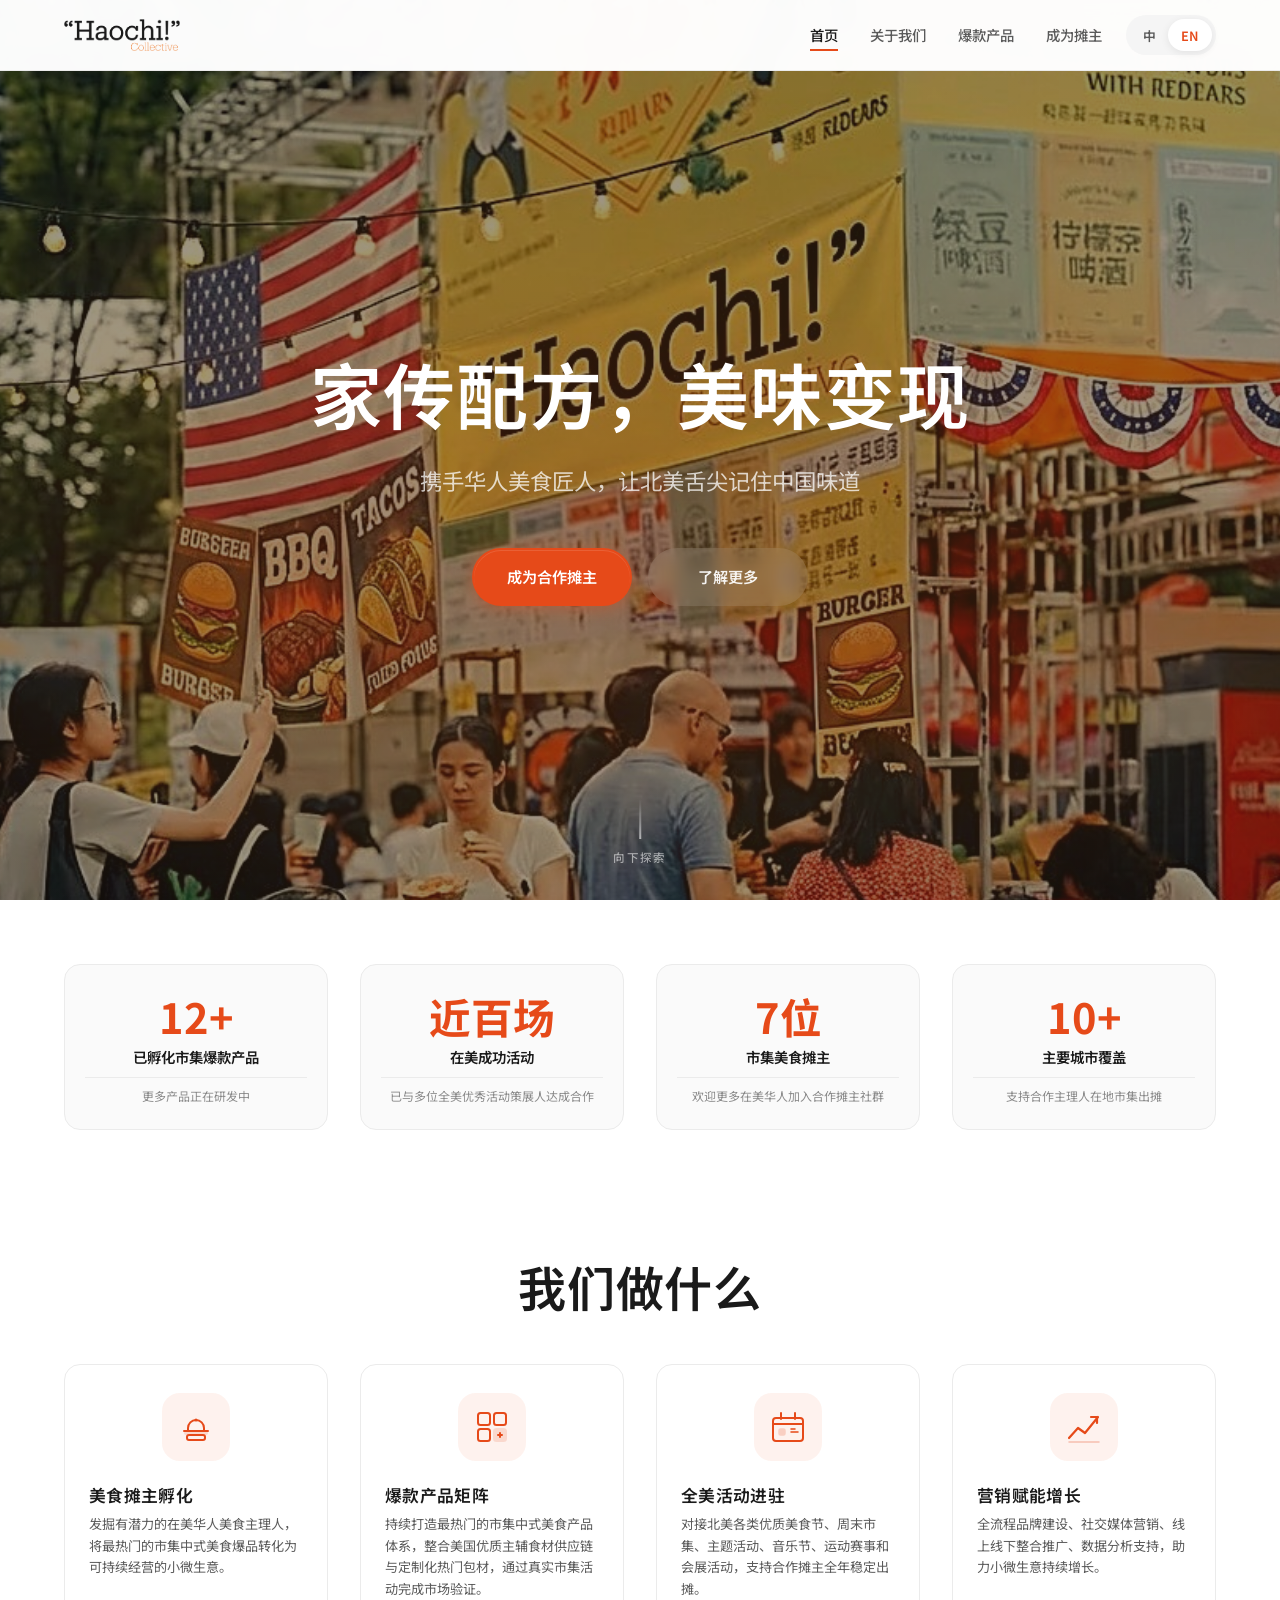
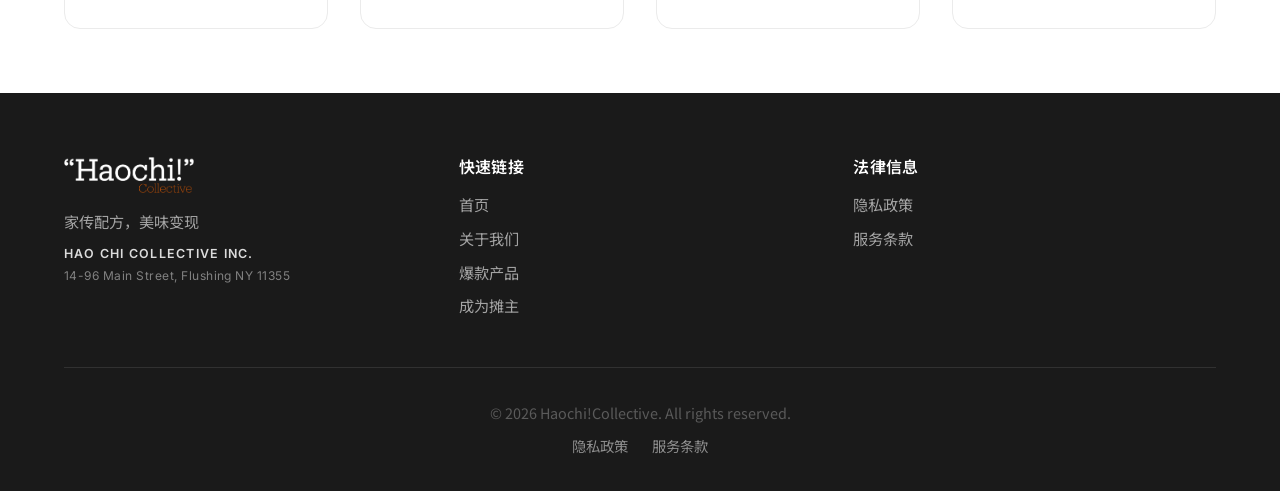
<file: index.html>
<!DOCTYPE html>
<html lang="zh">
<head>
  <meta charset="UTF-8">
  <meta name="viewport" content="width=device-width, initial-scale=1.0">
  <title>Haochi!Collective | Turning Family Recipes into Scalable Brands</title>
  <meta name="description" content="Bringing Authentic Chinese Street Food to the World. Join Haochi!Collective and turn your family recipes into profitable food businesses.">
  
  <link rel="preconnect" href="https://fonts.googleapis.com">
  <link rel="preconnect" href="https://fonts.gstatic.com" crossorigin>
  <link href="https://fonts.googleapis.com/css2?family=Inter:wght@400;500;600;700&family=Playfair+Display:wght@500;600;700&family=Noto+Sans+SC:wght@400;500;600;700&display=swap" rel="stylesheet">
  <link rel="stylesheet" href="styles.css">
</head>
<body>
  <!-- Header -->
  <header class="header">
    <div class="header-content">
      <a href="index.html">
        <img src="logo-header.png" alt="Haochi!Collective" class="logo">
      </a>
      
      <nav class="nav">
        <ul class="nav-links">
          <li><a href="index.html" class="active" data-lang="zh">首页</a><a href="index.html" class="active" data-lang="en">Home</a></li>
          <li><a href="page-story.html" data-lang="zh">关于我们</a><a href="page-story.html" data-lang="en">About Us</a></li>
          <li><a href="page-products.html" data-lang="zh">爆款产品</a><a href="page-products.html" data-lang="en">Products</a></li>
          <li><a href="page-solution.html" data-lang="zh">成为摊主</a><a href="page-solution.html" data-lang="en">Become a Vendor</a></li>
        </ul>
        <div class="lang-toggle">
          <button data-lang-btn="zh">中</button>
          <button data-lang-btn="en" class="active">EN</button>
        </div>
      </nav>
      <button class="menu-toggle" aria-label="Menu">
        <span></span><span></span><span></span>
      </button>
    </div>
  </header>
  
  <nav class="mobile-nav">
    <ul class="mobile-nav-links">
      <li><a href="index.html" data-lang="zh">首页</a><a href="index.html" data-lang="en">Home</a></li>
      <li><a href="page-story.html" data-lang="zh">关于我们</a><a href="page-story.html" data-lang="en">About Us</a></li>
      <li><a href="page-products.html" data-lang="zh">爆款产品</a><a href="page-products.html" data-lang="en">Products</a></li>
      <li><a href="page-solution.html" data-lang="zh">成为摊主</a><a href="page-solution.html" data-lang="en">Become a Vendor</a></li>
    </ul>
  </nav>

  <!-- Hero Section -->
  <section class="hero">
    <div class="hero-bg" style="background-image: url('images/export-hero.jpg');"></div>
    <div class="hero-overlay"></div>
    <div class="hero-color-wash"></div>
    
    <div class="hero-content">
      <h1 data-lang="zh">家传配方，美味变现</h1>
      <h1 data-lang="en">From Family Recipes to Scalable Brands</h1>
      
      <p class="hero-subtitle" data-lang="zh">携手华人美食匠人，让北美舌尖记住中国味道</p>
      <p class="hero-subtitle" data-lang="en">Partnering with Chinese food artisans to bring authentic flavors to North America</p>
      
      <div class="hero-buttons">
        <a href="page-apply.html" class="btn btn-hero-equal btn-hero-solid" data-lang="zh">成为合作摊主</a>
        <a href="page-apply.html" class="btn btn-hero-equal btn-hero-solid" data-lang="en">Become a Vendor</a>
        <a href="page-story.html" class="btn btn-hero-equal btn-hero-glass" data-lang="zh">了解更多</a>
        <a href="page-story.html" class="btn btn-hero-equal btn-hero-glass" data-lang="en">Learn More</a>
      </div>
    </div>

    <!-- 滚动提示：直接挂在 hero 下，绝对定位在 hero 底部 -->
    <div class="hero-scroll-hint">
      <span class="scroll-line"></span>
      <span data-lang="zh">向下探索</span>
      <span data-lang="en">Scroll</span>
    </div>
  </section>

  <!-- Stats Section -->
  <section class="stats-section">
    <div class="container">
      <div class="stats-grid">
        <div class="stat-item animate-on-scroll">
          <span class="stat-number" data-lang="zh">12+</span>
          <span class="stat-number" data-lang="en">12+</span>
          <span class="stat-label" data-lang="zh">已孵化市集爆款产品</span>
          <span class="stat-label" data-lang="en">Market-Proven Products</span>
          <span class="stat-sub" data-lang="zh">更多产品正在研发中</span>
          <span class="stat-sub" data-lang="en">More in development</span>
        </div>
        <div class="stat-item animate-on-scroll delay-1">
          <span class="stat-number" data-lang="zh">近百场</span>
          <span class="stat-number" data-lang="en">100+</span>
          <span class="stat-label" data-lang="zh">在美成功活动</span>
          <span class="stat-label" data-lang="en">Events Completed</span>
          <span class="stat-sub" data-lang="zh">已与多位全美优秀活动策展人达成合作</span>
          <span class="stat-sub" data-lang="en">With top event curators nationwide</span>
        </div>
        <div class="stat-item animate-on-scroll delay-2">
          <span class="stat-number" data-lang="zh">7位</span>
          <span class="stat-number" data-lang="en">7</span>
          <span class="stat-label" data-lang="zh">市集美食摊主</span>
          <span class="stat-label" data-lang="en">Market Food Vendors</span>
          <span class="stat-sub" data-lang="zh">欢迎更多在美华人加入合作摊主社群</span>
          <span class="stat-sub" data-lang="en">Open to Chinese food entrepreneurs in the US</span>
        </div>
        <div class="stat-item animate-on-scroll delay-3">
          <span class="stat-number" data-lang="zh">10+</span>
          <span class="stat-number" data-lang="en">10+</span>
          <span class="stat-label" data-lang="zh">主要城市覆盖</span>
          <span class="stat-label" data-lang="en">Cities Covered</span>
          <span class="stat-sub" data-lang="zh">支持合作主理人在地市集出摊</span>
          <span class="stat-sub" data-lang="en">Supporting local market operations</span>
        </div>
      </div>
    </div>
  </section>

  <!-- Features Overview -->
  <section class="page-section">
    <div class="container">
      <div class="section-header animate-on-scroll">
        <h2 data-lang="zh">我们做什么</h2>
        <h2 data-lang="en">What We Do</h2>
      </div>
      
      <div class="features-grid">
        <div class="feature-card animate-on-scroll">
          <div class="feature-icon">
            <!-- Chef hat / artisan icon -->
            <svg width="44" height="44" viewBox="0 0 44 44" fill="none" xmlns="http://www.w3.org/2000/svg">
              <rect x="10" y="26" width="24" height="4" rx="2" fill="currentColor" opacity="0.15"/>
              <path d="M14 26v-3a8 8 0 1 1 16 0v3" stroke="currentColor" stroke-width="2" stroke-linecap="round"/>
              <rect x="13" y="30" width="18" height="5" rx="2" stroke="currentColor" stroke-width="2"/>
              <circle cx="22" cy="15" r="1.5" fill="currentColor"/>
              <path d="M10 26h24" stroke="currentColor" stroke-width="2" stroke-linecap="round"/>
            </svg>
          </div>
          <h3 data-lang="zh">美食摊主孵化</h3>
          <h3 data-lang="en">Artisan Incubation</h3>
          <p data-lang="zh">发掘有潜力的在美华人美食主理人，将最热门的市集中式美食爆品转化为可持续经营的小微生意。</p>
          <p data-lang="en">Identify talented Chinese food entrepreneurs in the US. Help them turn popular market hits into sustainable small businesses.</p>
        </div>
        
        <div class="feature-card animate-on-scroll delay-1">
          <div class="feature-icon">
            <!-- Product grid icon -->
            <svg width="44" height="44" viewBox="0 0 44 44" fill="none" xmlns="http://www.w3.org/2000/svg">
              <rect x="8" y="8" width="12" height="12" rx="2.5" stroke="currentColor" stroke-width="2"/>
              <rect x="24" y="8" width="12" height="12" rx="2.5" stroke="currentColor" stroke-width="2"/>
              <rect x="8" y="24" width="12" height="12" rx="2.5" stroke="currentColor" stroke-width="2"/>
              <rect x="24" y="24" width="12" height="12" rx="2.5" fill="currentColor" opacity="0.15" stroke="currentColor" stroke-width="2"/>
              <path d="M28 30h4M30 28v4" stroke="currentColor" stroke-width="2" stroke-linecap="round"/>
            </svg>
          </div>
          <h3 data-lang="zh">爆款产品矩阵</h3>
          <h3 data-lang="en">Product Ecosystem</h3>
          <p data-lang="zh">持续打造最热门的市集中式美食产品体系，整合美国优质主辅食材供应链与定制化热门包材，通过真实市集活动完成市场验证。</p>
          <p data-lang="en">Build the hottest Chinese market food lineup — backed by US ingredient sourcing, custom packaging, and real market validation.</p>
        </div>
        
        <div class="feature-card animate-on-scroll delay-2">
          <div class="feature-icon">
            <!-- Event / flag-calendar icon -->
            <svg width="44" height="44" viewBox="0 0 44 44" fill="none" xmlns="http://www.w3.org/2000/svg">
              <rect x="7" y="13" width="30" height="23" rx="3" stroke="currentColor" stroke-width="2"/>
              <path d="M7 19h30" stroke="currentColor" stroke-width="2"/>
              <path d="M15 8v6M29 8v6" stroke="currentColor" stroke-width="2" stroke-linecap="round"/>
              <rect x="13" y="24" width="6" height="6" rx="1.5" fill="currentColor" opacity="0.2" stroke="currentColor" stroke-width="1.5"/>
              <path d="M25 27h7" stroke="currentColor" stroke-width="1.5" stroke-linecap="round"/>
              <path d="M25 24h4" stroke="currentColor" stroke-width="1.5" stroke-linecap="round"/>
            </svg>
          </div>
          <h3 data-lang="zh">全美活动进驻</h3>
          <h3 data-lang="en">Nationwide Event Access</h3>
          <p data-lang="zh">对接北美各类优质美食节、周末市集、主题活动、音乐节、运动赛事和会展活动，支持合作摊主全年稳定出摊。</p>
          <p data-lang="en">Connect vendors to food festivals, weekend markets, music festivals, and expos across North America — year-round, stable opportunities.</p>
        </div>
        
        <div class="feature-card animate-on-scroll delay-3">
          <div class="feature-icon">
            <!-- Growth / trend-up icon -->
            <svg width="44" height="44" viewBox="0 0 44 44" fill="none" xmlns="http://www.w3.org/2000/svg">
              <path d="M7 33l9-10 7 5 13-16" stroke="currentColor" stroke-width="2.2" stroke-linecap="round" stroke-linejoin="round"/>
              <path d="M29 12h6v6" stroke="currentColor" stroke-width="2.2" stroke-linecap="round" stroke-linejoin="round"/>
              <path d="M7 37h30" stroke="currentColor" stroke-width="1.5" stroke-linecap="round" opacity="0.3"/>
            </svg>
          </div>
          <h3 data-lang="zh">营销赋能增长</h3>
          <h3 data-lang="en">Growth Marketing</h3>
          <p data-lang="zh">全流程品牌建设、社交媒体营销、线上线下整合推广、数据分析支持，助力小微生意持续增长。</p>
          <p data-lang="en">Full-cycle brand building, social media marketing, integrated online-offline promotions, and data analytics — powering sustainable growth for your small business.</p>
        </div>
      </div>
    </div>
  </section>

  <!-- Footer -->
  <footer class="footer">
    <div class="container">
      <div class="footer-content">
        <div class="footer-brand">
          <img src="logo-footer.png" alt="Haochi!Collective" class="footer-logo">
          <p data-lang="zh">家传配方，美味变现</p>
          <p data-lang="en">From Family Recipes to Scalable Brands</p>
          <p class="footer-company">HAO CHI COLLECTIVE INC.</p>
          <p class="footer-address">14-96 Main Street, Flushing NY 11355</p>
        </div>
        
        <div class="footer-links">
          <h4 data-lang="zh">快速链接</h4>
          <h4 data-lang="en">Quick Links</h4>
          <ul>
            <li><a href="index.html" data-lang="zh">首页</a><a href="index.html" data-lang="en">Home</a></li>
            <li><a href="page-story.html" data-lang="zh">关于我们</a><a href="page-story.html" data-lang="en">About Us</a></li>
            <li><a href="page-products.html" data-lang="zh">爆款产品</a><a href="page-products.html" data-lang="en">Products</a></li>
            <li><a href="page-apply.html" data-lang="zh">成为摊主</a><a href="page-apply.html" data-lang="en">Become a Vendor</a></li>
          </ul>
        </div>

        <div class="footer-links">
          <h4 data-lang="zh">法律信息</h4>
          <h4 data-lang="en">Legal</h4>
          <ul>
            <li><a href="privacy-policy.html" data-lang="zh">隐私政策</a><a href="privacy-policy.html" data-lang="en">Privacy Policy</a></li>
            <li><a href="terms-of-service.html" data-lang="zh">服务条款</a><a href="terms-of-service.html" data-lang="en">Terms of Service</a></li>
          </ul>
        </div>
      </div>

      <div class="footer-bottom">
        <p>© 2026 Haochi!Collective. All rights reserved.</p>
        <div class="footer-bottom-links">
          <a href="privacy-policy.html" data-lang="zh">隐私政策</a><a href="privacy-policy.html" data-lang="en">Privacy Policy</a>
          <a href="terms-of-service.html" data-lang="zh">服务条款</a><a href="terms-of-service.html" data-lang="en">Terms of Service</a>
        </div>
      </div>
    </div>
  </footer>

  <script>
    const langToggle = document.querySelectorAll('[data-lang-btn]');
    const html = document.documentElement;
    
    langToggle.forEach(btn => {
      btn.addEventListener('click', () => {
        const lang = btn.dataset.langBtn;
        html.lang = lang;
        langToggle.forEach(b => b.classList.remove('active'));
        btn.classList.add('active');
        localStorage.setItem('hcc_lang', lang);
      });
    });
    
    const savedLang = localStorage.getItem('hcc_lang');
    if (savedLang) {
      html.lang = savedLang;
      langToggle.forEach(btn => {
        btn.classList.toggle('active', btn.dataset.langBtn === savedLang);
      });
    }
    
    const menuToggle = document.querySelector('.menu-toggle');
    const mobileNav = document.querySelector('.mobile-nav');
    
    menuToggle.addEventListener('click', () => {
      menuToggle.classList.toggle('active');
      mobileNav.classList.toggle('active');
    });
    
    const observer = new IntersectionObserver((entries) => {
      entries.forEach(entry => {
        if (entry.isIntersecting) {
          entry.target.classList.add('animated');
          observer.unobserve(entry.target);
        }
      });
    }, { threshold: 0.1 });
    
    document.querySelectorAll('.animate-on-scroll').forEach(el => {
      observer.observe(el);
    });
  </script>

  <!-- Mobile Bottom Tab Bar -->
    <nav class="mobile-tab-bar" aria-label="Mobile navigation">
    <a href="index.html" class="tab-item active">
      <svg class="tab-icon" xmlns="http://www.w3.org/2000/svg" viewBox="0 0 24 24" fill="none" stroke="currentColor" stroke-width="1.8" stroke-linecap="round" stroke-linejoin="round"><path d="M3 9.5L12 3l9 6.5V20a1 1 0 01-1 1H5a1 1 0 01-1-1V9.5z"/><path d="M9 21V12h6v9"/></svg>
      <span class="tab-label" data-lang="zh">首页</span>
      <span class="tab-label" data-lang="en">Home</span>
    </a>
    <a href="page-story.html" class="tab-item">
      <svg class="tab-icon" xmlns="http://www.w3.org/2000/svg" viewBox="0 0 24 24" fill="none" stroke="currentColor" stroke-width="1.8" stroke-linecap="round" stroke-linejoin="round"><circle cx="12" cy="8" r="4"/><path d="M4 20c0-4 3.6-7 8-7s8 3 8 7"/></svg>
      <span class="tab-label" data-lang="zh">关于我们</span>
      <span class="tab-label" data-lang="en">About Us</span>
    </a>
    <a href="page-products.html" class="tab-item">
      <svg class="tab-icon" xmlns="http://www.w3.org/2000/svg" viewBox="0 0 24 24" fill="none" stroke="currentColor" stroke-width="1.8" stroke-linecap="round" stroke-linejoin="round"><rect x="2" y="3" width="20" height="5" rx="1"/><path d="M4 8v11a2 2 0 002 2h12a2 2 0 002-2V8"/><path d="M10 12h4"/></svg>
      <span class="tab-label" data-lang="zh">爆款产品</span>
      <span class="tab-label" data-lang="en">Products</span>
    </a>
    <a href="page-solution.html" class="tab-item">
      <svg class="tab-icon" xmlns="http://www.w3.org/2000/svg" viewBox="0 0 24 24" fill="none" stroke="currentColor" stroke-width="1.8" stroke-linecap="round" stroke-linejoin="round"><circle cx="9" cy="8" r="3"/><path d="M3 20c0-3.3 2.7-6 6-6"/><line x1="17" y1="11" x2="17" y2="17"/><line x1="14" y1="14" x2="20" y2="14"/></svg>
      <span class="tab-label" data-lang="zh">成为摊主</span>
      <span class="tab-label" data-lang="en">Join Us</span>
    </a>
  </nav>
</body>
</html>
</file>
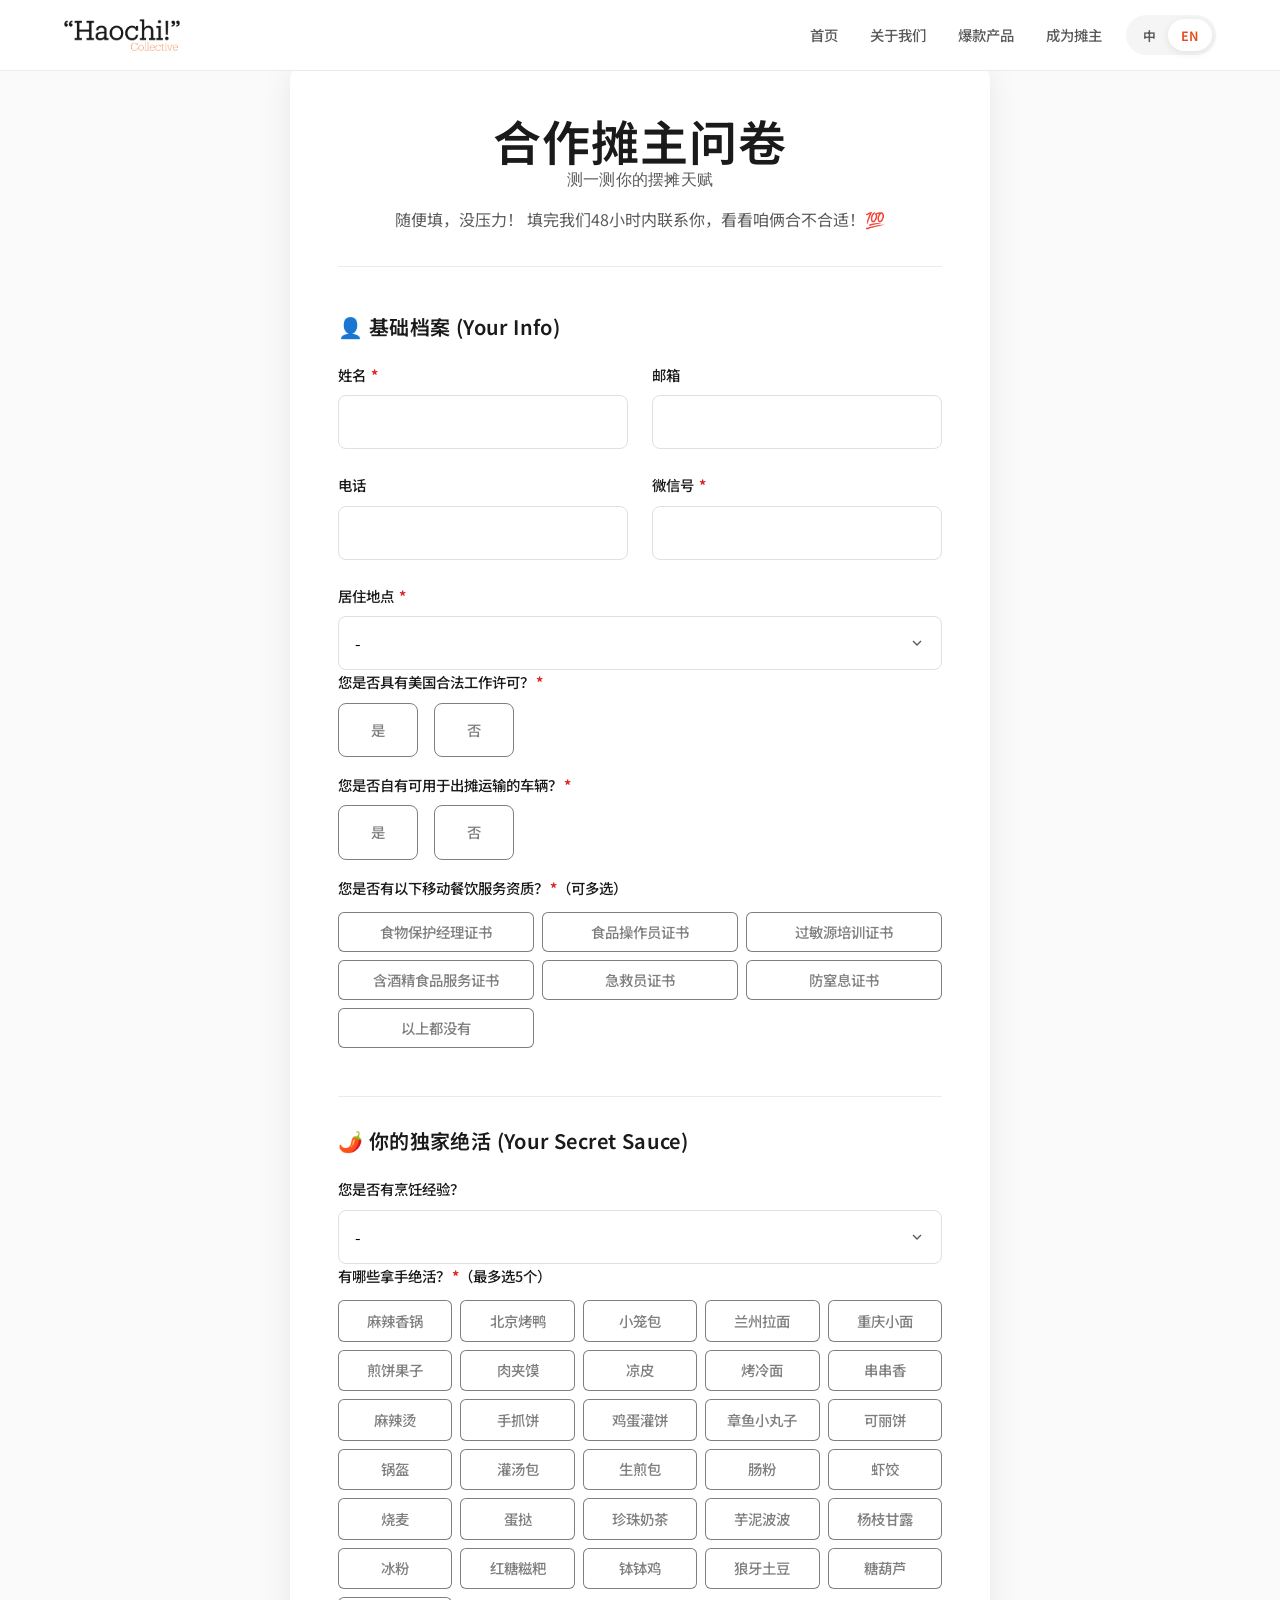
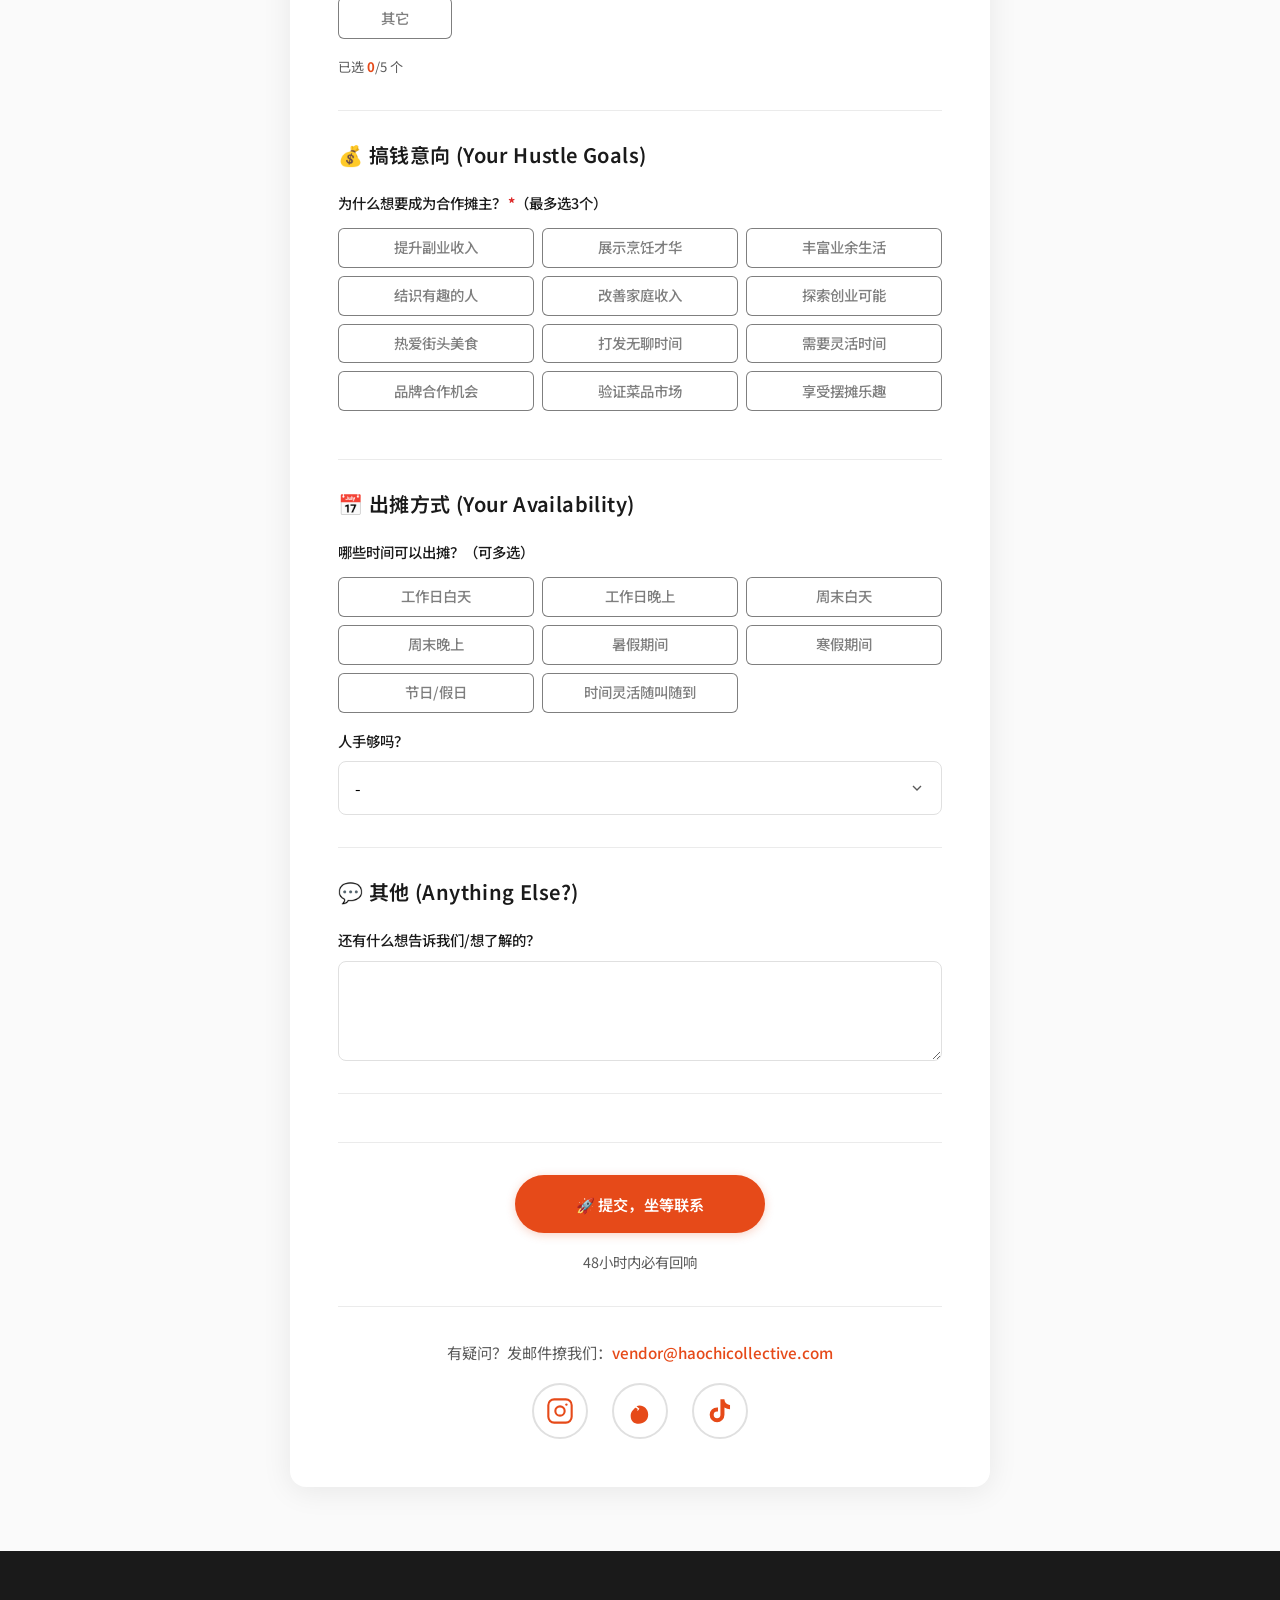
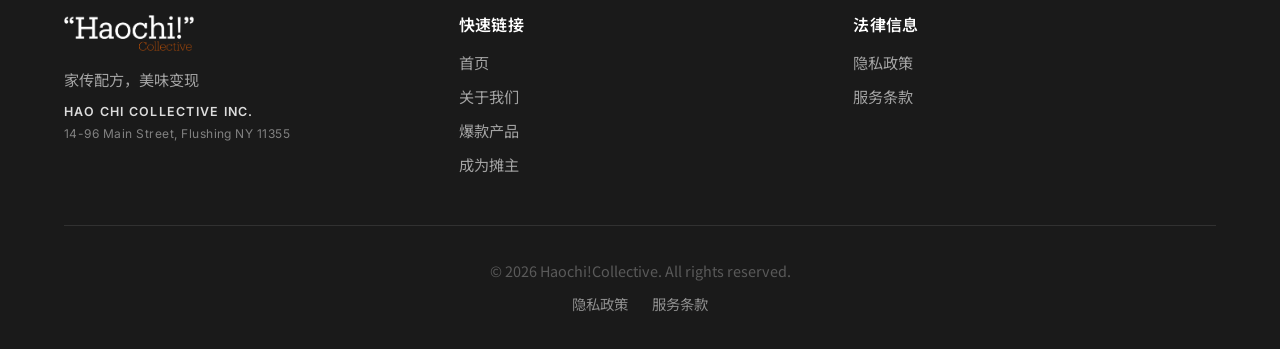
<file: page-apply.html>
<!DOCTYPE html>
<html lang="zh">
<head>
  <meta charset="UTF-8">
  <meta name="viewport" content="width=device-width, initial-scale=1.0">
  <title>Apply Now | Haochi!Collective</title>
  <meta name="description" content="Co-Vendor Quiz - Are You Born to Hustle? Apply to become a Haochi!Collective vendor and turn your food dream into reality.">

  <link rel="preconnect" href="https://fonts.googleapis.com">
  <link rel="preconnect" href="https://fonts.gstatic.com" crossorigin>
  <link href="https://fonts.googleapis.com/css2?family=Inter:wght@400;500;600;700&family=Playfair+Display:wght@500;600;700&family=Noto+Sans+SC:wght@400;500;600;700&display=swap" rel="stylesheet">
  <link rel="stylesheet" href="styles.css">
</head>
<body>
  <!-- Header -->
  <header class="header">
    <div class="header-content">
      <a href="index.html">
        <img src="logo-header.png" alt="Haochi!Collective" class="logo">
      </a>
      <nav class="nav">
        <ul class="nav-links">
          <li><a href="index.html" data-lang="zh">首页</a><a href="index.html" data-lang="en">Home</a></li>
          <li><a href="page-story.html" data-lang="zh">关于我们</a><a href="page-story.html" data-lang="en">About Us</a></li>
          <li><a href="page-products.html" data-lang="zh">爆款产品</a><a href="page-products.html" data-lang="en">Products</a></li>
          <li><a href="page-solution.html" data-lang="zh">成为摊主</a><a href="page-solution.html" data-lang="en">Become a Vendor</a></li>
        </ul>
        <div class="lang-toggle">
          <button data-lang-btn="zh">中</button>
          <button data-lang-btn="en" class="active">EN</button>
        </div>
      </nav>
      <button class="menu-toggle" aria-label="Menu">
        <span></span><span></span><span></span>
      </button>
    </div>
  </header>

  <nav class="mobile-nav">
    <ul class="mobile-nav-links">
      <li><a href="index.html" data-lang="zh">首页</a><a href="index.html" data-lang="en">Home</a></li>
      <li><a href="page-story.html" data-lang="zh">关于我们</a><a href="page-story.html" data-lang="en">About Us</a></li>
      <li><a href="page-products.html" data-lang="zh">爆款产品</a><a href="page-products.html" data-lang="en">Products</a></li>
      <li><a href="page-solution.html" data-lang="zh">成为摊主</a><a href="page-solution.html" data-lang="en">Become a Vendor</a></li>
    </ul>
  </nav>

  <!-- Form Section -->
  <section class="form-section">
    <div class="container">
      <div class="form-container">
        <div class="form-intro animate-on-scroll">
          <h2 data-lang="zh">合作摊主问卷</h2>
          <h2 data-lang="en">Co-Vendor Quiz</h2>
          <h3 class="quiz-subtitle" data-lang="zh">测一测你的摆摊天赋</h3>
          <h3 class="quiz-subtitle" data-lang="en">Are You Born to Hustle?</h3>
          <p data-lang="zh">随便填，没压力！ 填完我们48小时内联系你，看看咱俩合不合适！💯</p>
          <p data-lang="en">No pressure, just vibes! Fill this out, and we'll hit you up within 48 hours. Let's see if we're a match! 💯</p>
        </div>

        <form 
          id="applicationForm" 
          name="vendor-application" 
          method="POST" 
          data-netlify="true" 
          netlify-honeypot="bot-field"
        >
          <!-- Netlify Forms hidden fields -->
          <input type="hidden" name="form-name" value="vendor-application">
          <p style="display:none;">
            <label>Don't fill this out: <input name="bot-field"></label>
          </p>

          <!-- Section 1: 基础档案 -->
          <div class="form-group animate-on-scroll">
            <div class="form-group-title">
              <h4 data-lang="zh">👤 基础档案 (Your Info)</h4>
              <h4 data-lang="en">👤 Your Info</h4>
            </div>
            <div class="form-row">
              <div class="form-field">
                <label data-lang="zh">姓名 <span class="required-star">*</span></label>
                <label data-lang="en">Name <span class="required-star">*</span></label>
                <input type="text" name="name" required placeholder="">
              </div>
              <div class="form-field">
                <label data-lang="zh">邮箱</label>
                <label data-lang="en">Email</label>
                <input type="email" name="email" required placeholder="">
              </div>
            </div>
            <div class="form-row">
              <div class="form-field">
                <label data-lang="zh">电话</label>
                <label data-lang="en">Phone</label>
                <input type="tel" name="phone" placeholder="">
              </div>
              <div class="form-field">
                <label data-lang="zh">微信号 <span class="required-star">*</span></label>
                <label data-lang="en">WeChat ID <span class="required-star">*</span></label>
                <input type="text" name="wechat" required placeholder="">
              </div>
            </div>
            <div class="form-field">
              <label data-lang="zh">居住地点 <span class="required-star">*</span></label>
              <label data-lang="en">State <span class="required-star">*</span></label>
              <select name="state">
                <option value="">-</option>
                <option value="AL">AL Alabama / 阿拉巴马州</option>
                <option value="AK">AK Alaska / 阿拉斯加州</option>
                <option value="AZ">AZ Arizona / 亚利桑那州</option>
                <option value="AR">AR Arkansas / 阿肯色州</option>
                <option value="CA">CA California / 加利福尼亚州</option>
                <option value="CO">CO Colorado / 科罗拉多州</option>
                <option value="CT">CT Connecticut / 康涅狄格州</option>
                <option value="DE">DE Delaware / 特拉华州</option>
                <option value="FL">FL Florida / 佛罗里达州</option>
                <option value="GA">GA Georgia / 佐治亚州</option>
                <option value="HI">HI Hawaii / 夏威夷州</option>
                <option value="ID">ID Idaho / 爱达荷州</option>
                <option value="IL">IL Illinois / 伊利诺伊州</option>
                <option value="IN">IN Indiana / 印第安纳州</option>
                <option value="IA">IA Iowa / 爱荷华州</option>
                <option value="KS">KS Kansas / 堪萨斯州</option>
                <option value="KY">KY Kentucky / 肯塔基州</option>
                <option value="LA">LA Louisiana / 路易斯安那州</option>
                <option value="ME">ME Maine / 缅因州</option>
                <option value="MD">MD Maryland / 马里兰州</option>
                <option value="MA">MA Massachusetts / 马萨诸塞州</option>
                <option value="MI">MI Michigan / 密歇根州</option>
                <option value="MN">MN Minnesota / 明尼苏达州</option>
                <option value="MS">MS Mississippi / 密西西比州</option>
                <option value="MO">MO Missouri / 密苏里州</option>
                <option value="MT">MT Montana / 蒙大拿州</option>
                <option value="NE">NE Nebraska / 内布拉斯加州</option>
                <option value="NV">NV Nevada / 内华达州</option>
                <option value="NH">NH New Hampshire / 新罕布什尔州</option>
                <option value="NJ">NJ New Jersey / 新泽西州</option>
                <option value="NM">NM New Mexico / 新墨西哥州</option>
                <option value="NY">NY New York / 纽约州</option>
                <option value="NC">NC North Carolina / 北卡罗来纳州</option>
                <option value="ND">ND North Dakota / 北达科他州</option>
                <option value="OH">OH Ohio / 俄亥俄州</option>
                <option value="OK">OK Oklahoma / 俄克拉荷马州</option>
                <option value="OR">OR Oregon / 俄勒冈州</option>
                <option value="PA">PA Pennsylvania / 宾夕法尼亚州</option>
                <option value="RI">RI Rhode Island / 罗得岛州</option>
                <option value="SC">SC South Carolina / 南卡罗来纳州</option>
                <option value="SD">SD South Dakota / 南达科他州</option>
                <option value="TN">TN Tennessee / 田纳西州</option>
                <option value="TX">TX Texas / 得克萨斯州</option>
                <option value="UT">UT Utah / 犹他州</option>
                <option value="VT">VT Vermont / 佛蒙特州</option>
                <option value="VA">VA Virginia / 弗吉尼亚州</option>
                <option value="WA">WA Washington / 华盛顿州</option>
                <option value="WV">WV West Virginia / 西弗吉尼亚州</option>
                <option value="WI">WI Wisconsin / 威斯康星州</option>
                <option value="WY">WY Wyoming / 怀俄明州</option>
                <option value="DC">DC District of Columbia / 华盛顿特区</option>
              </select>
            </div>

            <!-- 判断性问题 -->
            <div class="form-field yesno-field">
              <label data-lang="zh">您是否具有美国合法工作许可？<span class="required-star">*</span></label>
              <label data-lang="en">Do you have legal work authorization in the U.S.?<span class="required-star">*</span></label>
              <div class="yesno-options">
                <label class="yesno-label">
                  <input type="radio" name="work_permit" value="yes">
                  <span data-lang="zh">是</span>
                  <span data-lang="en">Yes</span>
                </label>
                <label class="yesno-label">
                  <input type="radio" name="work_permit" value="no">
                  <span data-lang="zh">否</span>
                  <span data-lang="en">No</span>
                </label>
              </div>
            </div>

            <div class="form-field yesno-field">
              <label data-lang="zh">您是否自有可用于出摊运输的车辆？<span class="required-star">*</span></label>
              <label data-lang="en">Do you have a vehicle for transport to events?<span class="required-star">*</span></label>
              <div class="yesno-options">
                <label class="yesno-label">
                  <input type="radio" name="own_vehicle" value="yes">
                  <span data-lang="zh">是</span>
                  <span data-lang="en">Yes</span>
                </label>
                <label class="yesno-label">
                  <input type="radio" name="own_vehicle" value="no">
                  <span data-lang="zh">否</span>
                  <span data-lang="en">No</span>
                </label>
              </div>
            </div>

            <div class="form-field checkbox-group-field">
              <label data-lang="zh">您是否有以下移动餐饮服务资质？<span class="required-star">*</span>（可多选）</label>
              <label data-lang="en">Do you have any of the following certifications?<span class="required-star">*</span> (select all that apply)</label>
              <div class="checkbox-grid">
                <label class="checkbox-label">
                  <input type="checkbox" name="certifications" value="food_manager">
                  <span data-lang="zh">食物保护经理证书</span>
                  <span data-lang="en">Food Protection Manager Cert</span>
                </label>
                <label class="checkbox-label">
                  <input type="checkbox" name="certifications" value="food_handler">
                  <span data-lang="zh">食品操作员证书</span>
                  <span data-lang="en">Food Handler Certificate</span>
                </label>
                <label class="checkbox-label">
                  <input type="checkbox" name="certifications" value="allergen">
                  <span data-lang="zh">过敏源培训证书</span>
                  <span data-lang="en">Allergen Training Cert</span>
                </label>
                <label class="checkbox-label">
                  <input type="checkbox" name="certifications" value="alcohol">
                  <span data-lang="zh">含酒精食品服务证书</span>
                  <span data-lang="en">Alcohol Service Cert</span>
                </label>
                <label class="checkbox-label">
                  <input type="checkbox" name="certifications" value="first_aid">
                  <span data-lang="zh">急救员证书</span>
                  <span data-lang="en">First Aid Certificate</span>
                </label>
                <label class="checkbox-label">
                  <input type="checkbox" name="certifications" value="choking">
                  <span data-lang="zh">防窒息证书</span>
                  <span data-lang="en">Choking Prevention Cert</span>
                </label>
                <label class="checkbox-label">
                  <input type="checkbox" name="certifications" value="none" class="cert-none">
                  <span data-lang="zh">以上都没有</span>
                  <span data-lang="en">None of the above</span>
                </label>
              </div>
            </div>
          </div>

          <!-- Section 2: 你的独家绝活（合并技能点 + 绝活） -->
          <div class="form-group animate-on-scroll">
            <div class="form-group-title">
              <h4 data-lang="zh">🌶️ 你的独家绝活 (Your Secret Sauce)</h4>
              <h4 data-lang="en">🌶️ Your Secret Sauce</h4>
            </div>

            <!-- 问题一：烹饪经验 -->
            <div class="form-field">
              <label data-lang="zh">您是否有烹饪经验？</label>
              <label data-lang="en">What's your cooking experience?</label>
              <select name="experience">
                <option value="">-</option>
                <option value="home">家常烹饪</option>
                <option value="restaurant">餐厅厨师</option>
                <option value="professional">专业大厨</option>
                <option value="catering">外烩/团餐</option>
                <option value="none">暂无经验</option>
              </select>
            </div>

            <!-- 问题二：有哪些拿手绝活 -->
            <div class="form-field">
              <label data-lang="zh">有哪些拿手绝活？<span class="required-star">*</span>（最多选5个）</label>
              <label data-lang="en">Your Signature Specialties <span class="required-star">*</span> (max 5)</label>
              <div class="food-tag-grid" id="foodTagGrid">
                <label class="food-tag-label"><input type="checkbox" name="food_tags" value="麻辣香锅"><span>麻辣香锅</span></label>
                <label class="food-tag-label"><input type="checkbox" name="food_tags" value="北京烤鸭"><span>北京烤鸭</span></label>
                <label class="food-tag-label"><input type="checkbox" name="food_tags" value="小笼包"><span>小笼包</span></label>
                <label class="food-tag-label"><input type="checkbox" name="food_tags" value="兰州拉面"><span>兰州拉面</span></label>
                <label class="food-tag-label"><input type="checkbox" name="food_tags" value="重庆小面"><span>重庆小面</span></label>
                <label class="food-tag-label"><input type="checkbox" name="food_tags" value="煎饼果子"><span>煎饼果子</span></label>
                <label class="food-tag-label"><input type="checkbox" name="food_tags" value="肉夹馍"><span>肉夹馍</span></label>
                <label class="food-tag-label"><input type="checkbox" name="food_tags" value="凉皮"><span>凉皮</span></label>
                <label class="food-tag-label"><input type="checkbox" name="food_tags" value="烤冷面"><span>烤冷面</span></label>
                <label class="food-tag-label"><input type="checkbox" name="food_tags" value="串串香"><span>串串香</span></label>
                <label class="food-tag-label"><input type="checkbox" name="food_tags" value="麻辣烫"><span>麻辣烫</span></label>
                <label class="food-tag-label"><input type="checkbox" name="food_tags" value="手抓饼"><span>手抓饼</span></label>
                <label class="food-tag-label"><input type="checkbox" name="food_tags" value="鸡蛋灌饼"><span>鸡蛋灌饼</span></label>
                <label class="food-tag-label"><input type="checkbox" name="food_tags" value="章鱼小丸子"><span>章鱼小丸子</span></label>
                <label class="food-tag-label"><input type="checkbox" name="food_tags" value="可丽饼"><span>可丽饼</span></label>
                <label class="food-tag-label"><input type="checkbox" name="food_tags" value="锅盔"><span>锅盔</span></label>
                <label class="food-tag-label"><input type="checkbox" name="food_tags" value="灌汤包"><span>灌汤包</span></label>
                <label class="food-tag-label"><input type="checkbox" name="food_tags" value="生煎包"><span>生煎包</span></label>
                <label class="food-tag-label"><input type="checkbox" name="food_tags" value="肠粉"><span>肠粉</span></label>
                <label class="food-tag-label"><input type="checkbox" name="food_tags" value="虾饺"><span>虾饺</span></label>
                <label class="food-tag-label"><input type="checkbox" name="food_tags" value="烧麦"><span>烧麦</span></label>
                <label class="food-tag-label"><input type="checkbox" name="food_tags" value="蛋挞"><span>蛋挞</span></label>
                <label class="food-tag-label"><input type="checkbox" name="food_tags" value="珍珠奶茶"><span>珍珠奶茶</span></label>
                <label class="food-tag-label"><input type="checkbox" name="food_tags" value="芋泥波波"><span>芋泥波波</span></label>
                <label class="food-tag-label"><input type="checkbox" name="food_tags" value="杨枝甘露"><span>杨枝甘露</span></label>
                <label class="food-tag-label"><input type="checkbox" name="food_tags" value="冰粉"><span>冰粉</span></label>
                <label class="food-tag-label"><input type="checkbox" name="food_tags" value="红糖糍粑"><span>红糖糍粑</span></label>
                <label class="food-tag-label"><input type="checkbox" name="food_tags" value="钵钵鸡"><span>钵钵鸡</span></label>
                <label class="food-tag-label"><input type="checkbox" name="food_tags" value="狼牙土豆"><span>狼牙土豆</span></label>
                <label class="food-tag-label"><input type="checkbox" name="food_tags" value="糖葫芦"><span>糖葫芦</span></label>
                <label class="food-tag-label food-tag-other-label"><input type="checkbox" name="food_tags" value="其它" id="foodTagOther"><span>其它</span></label>
              </div>
              <div class="food-tag-other-input" id="foodTagOtherInput" style="display:none; margin-top: 10px;">
                <input type="text" name="food_tags_other" placeholder="请填写您的其它绝活..." data-lang="zh" placeholder-zh="请填写您的其它绝活...">
                <input type="text" name="food_tags_other_en" placeholder="Your other specialties..." data-lang="en" placeholder-en="Your other specialties...">
              </div>
              <p class="food-tag-hint" data-lang="zh">已选 <span id="foodTagCount">0</span>/5 个</p>
              <p class="food-tag-hint" data-lang="en">Selected: <span id="foodTagCountEn">0</span>/5</p>
            </div>
          </div>

          <!-- Section 5: 搞钱意向 -->
          <div class="form-group animate-on-scroll">
            <div class="form-group-title">
              <h4 data-lang="zh">💰 搞钱意向 (Your Hustle Goals)</h4>
              <h4 data-lang="en">💰 Your Hustle Goals</h4>
            </div>
            <div class="form-field checkbox-group-field">
              <label data-lang="zh">为什么想要成为合作摊主？<span class="required-star">*</span>（最多选3个）</label>
              <label data-lang="en">Why do you want to become a co-vendor?<span class="required-star">*</span> (max 3)</label>
              <div class="checkbox-grid">
                <label class="checkbox-label"><input type="checkbox" name="reasons" value="提升副业收入"><span data-lang="zh">提升副业收入</span><span data-lang="en">Boost side income</span></label>
                <label class="checkbox-label"><input type="checkbox" name="reasons" value="展示烹饪才华"><span data-lang="zh">展示烹饪才华</span><span data-lang="en">Show off cooking skills</span></label>
                <label class="checkbox-label"><input type="checkbox" name="reasons" value="丰富业余生活"><span data-lang="zh">丰富业余生活</span><span data-lang="en">Enrich free time</span></label>
                <label class="checkbox-label"><input type="checkbox" name="reasons" value="结识有趣的人"><span data-lang="zh">结识有趣的人</span><span data-lang="en">Meet interesting people</span></label>
                <label class="checkbox-label"><input type="checkbox" name="reasons" value="改善家庭收入"><span data-lang="zh">改善家庭收入</span><span data-lang="en">Improve family income</span></label>
                <label class="checkbox-label"><input type="checkbox" name="reasons" value="探索创业可能"><span data-lang="zh">探索创业可能</span><span data-lang="en">Explore entrepreneurship</span></label>
                <label class="checkbox-label"><input type="checkbox" name="reasons" value="热爱街头美食"><span data-lang="zh">热爱街头美食</span><span data-lang="en">Love street food culture</span></label>
                <label class="checkbox-label"><input type="checkbox" name="reasons" value="打发无聊时间"><span data-lang="zh">打发无聊时间</span><span data-lang="en">Beat boredom</span></label>
                <label class="checkbox-label"><input type="checkbox" name="reasons" value="需要灵活时间"><span data-lang="zh">需要灵活时间</span><span data-lang="en">Need flexible hours</span></label>
                <label class="checkbox-label"><input type="checkbox" name="reasons" value="品牌合作机会"><span data-lang="zh">品牌合作机会</span><span data-lang="en">Brand partnership chance</span></label>
                <label class="checkbox-label"><input type="checkbox" name="reasons" value="验证菜品市场"><span data-lang="zh">验证菜品市场</span><span data-lang="en">Test food in market</span></label>
                <label class="checkbox-label"><input type="checkbox" name="reasons" value="享受摆摊乐趣"><span data-lang="zh">享受摆摊乐趣</span><span data-lang="en">Enjoy the hustle vibe</span></label>
              </div>
            </div>
          </div>

          <!-- Section 6: 出摊方式 -->
          <div class="form-group animate-on-scroll">
            <div class="form-group-title">
              <h4 data-lang="zh">📅 出摊方式 (Your Availability)</h4>
              <h4 data-lang="en">📅 Your Availability</h4>
            </div>

            <!-- 问题一：哪些时间可以出摊 -->
            <div class="form-field checkbox-group-field">
              <label data-lang="zh">哪些时间可以出摊？（可多选）</label>
              <label data-lang="en">When are you available to vend? (select all that apply)</label>
              <div class="checkbox-grid">
                <label class="checkbox-label"><input type="checkbox" name="availability" value="weekday_morning"><span data-lang="zh">工作日白天</span><span data-lang="en">Weekday mornings</span></label>
                <label class="checkbox-label"><input type="checkbox" name="availability" value="weekday_evening"><span data-lang="zh">工作日晚上</span><span data-lang="en">Weekday evenings</span></label>
                <label class="checkbox-label"><input type="checkbox" name="availability" value="weekend_morning"><span data-lang="zh">周末白天</span><span data-lang="en">Weekend mornings</span></label>
                <label class="checkbox-label"><input type="checkbox" name="availability" value="weekend_evening"><span data-lang="zh">周末晚上</span><span data-lang="en">Weekend evenings</span></label>
                <label class="checkbox-label"><input type="checkbox" name="availability" value="summer_vacation"><span data-lang="zh">暑假期间</span><span data-lang="en">Summer vacation</span></label>
                <label class="checkbox-label"><input type="checkbox" name="availability" value="winter_vacation"><span data-lang="zh">寒假期间</span><span data-lang="en">Winter vacation</span></label>
                <label class="checkbox-label"><input type="checkbox" name="availability" value="holiday_weekend"><span data-lang="zh">节日/假日</span><span data-lang="en">Holidays & long weekends</span></label>
                <label class="checkbox-label"><input type="checkbox" name="availability" value="anytime"><span data-lang="zh">时间灵活随叫随到</span><span data-lang="en">Flexible / anytime</span></label>
              </div>
            </div>

            <!-- 问题二：人手够吗 -->
            <div class="form-field">
              <label data-lang="zh">人手够吗？</label>
              <label data-lang="en">How many people can you bring?</label>
              <select name="team_size">
                <option value="">-</option>
                <option value="couple" data-lang="zh">我和太太/女朋友两人</option>
                <option value="couple" data-lang="en">Me + partner (girlfriend/wife)</option>
                <option value="family" data-lang="zh">可以全家出动</option>
                <option value="family" data-lang="en">Can bring whole family</option>
                <option value="friends" data-lang="zh">我和我的朋友</option>
                <option value="friends" data-lang="en">Me + my friends</option>
                <option value="solo" data-lang="zh">我一个人</option>
                <option value="solo" data-lang="en">Just me solo</option>
                <option value="hired" data-lang="zh">需要至少雇佣1名员工</option>
                <option value="hired" data-lang="en">Need to hire at least 1 employee</option>
              </select>
            </div>
          </div>

          <!-- Section 7: 其他 -->
          <div class="form-group animate-on-scroll">
            <div class="form-group-title">
              <h4 data-lang="zh">💬 其他 (Anything Else?)</h4>
              <h4 data-lang="en">💬 Anything Else?</h4>
            </div>
            <div class="form-field">
              <label data-lang="zh">还有什么想告诉我们/想了解的？</label>
              <label data-lang="en">Questions or comments?</label>
              <textarea name="comments" placeholder=""></textarea>
            </div>
          </div>

          <!-- Submit -->
          <div class="form-submit">
            <button type="submit" class="btn btn-primary">
              <span data-lang="zh">🚀 提交，坐等联系</span>
              <span data-lang="en">🚀 Submit & Let's Talk</span>
            </button>
            <p style="margin-top: var(--space-md); color: var(--text-secondary); font-size: 0.9rem;" data-lang="zh">48小时内必有回响</p>
            <p style="margin-top: var(--space-md); color: var(--text-secondary); font-size: 0.9rem;" data-lang="en">We'll hit you up within 48 hours</p>
          </div>
        </form>

        <!-- Form Footer -->
        <div class="form-footer">
          <p data-lang="zh">有疑问？发邮件撩我们：<a href="mailto:vendor@haochicollective.com">vendor@haochicollective.com</a></p>
          <p data-lang="en">Questions? Slide into our DMs at <a href="mailto:vendor@haochicollective.com">vendor@haochicollective.com</a></p>
          <div class="social-links">
            <a href="#" class="social-link social-link-lg" aria-label="Instagram">
              <svg width="28" height="28" viewBox="0 0 24 24" fill="none" stroke="currentColor" stroke-width="1.8" stroke-linecap="round" stroke-linejoin="round"><rect x="2" y="2" width="20" height="20" rx="5" ry="5"/><circle cx="12" cy="12" r="4"/><circle cx="17.5" cy="6.5" r="1" fill="currentColor" stroke="none"/></svg>
            </a>
            <a href="#" class="social-link social-link-lg" aria-label="WeChat">
              <svg width="28" height="28" viewBox="0 0 24 24" fill="currentColor"><path d="M8.5 12.5a1.5 1.5 0 1 1 0-3 1.5 1.5 0 0 1 0 3zm5 0a1.5 1.5 0 1 1 0-3 1.5 1.5 0 0 1 0 3zm5.5 3c0 4.4-3.6 7.5-8 7.5S4 20.4 4 16c0-1.5.5-2.9 1.3-4L8 9l2 3 1.5-2L9 8c.8-.4 1.7-.7 2.6-.7 4 0 7.4 3.4 7.4 7.5z"/></svg>
            </a>
            <a href="#" class="social-link social-link-lg" aria-label="TikTok">
              <svg width="28" height="28" viewBox="0 0 24 24" fill="currentColor"><path d="M19.59 6.69a4.83 4.83 0 0 1-3.77-4.25V2h-3.45v13.67a2.89 2.89 0 0 1-2.88 2.5 2.89 2.89 0 0 1-2.89-2.89 2.89 2.89 0 0 1 2.89-2.89c.28 0 .54.04.79.1V9.01a6.27 6.27 0 0 0-.79-.05 6.34 6.34 0 0 0-6.34 6.34 6.34 6.34 0 0 0 6.34 6.34 6.34 6.34 0 0 0 6.33-6.34V8.99a8.16 8.16 0 0 0 4.77 1.52V6.75a4.85 4.85 0 0 1-1-.06z"/></svg>
            </a>
          </div>
        </div>
      </div>
    </div>
  </section>

  <!-- Success Modal -->
  <div class="modal-overlay" id="successModal">
    <div class="modal">
      <div class="modal-icon">✓</div>
      <h3 data-lang="zh">提交成功！</h3>
      <h3 data-lang="en">Submitted!</h3>
      <p data-lang="zh">我们将在48小时内联系你，看看咱俩合不合适！</p>
      <p data-lang="en">We'll hit you up within 48 hours. Let's see if we're a match!</p>
      <button class="btn btn-primary" onclick="closeModal()" data-lang="zh">好的！</button>
      <button class="btn btn-primary" onclick="closeModal()" data-lang="en">Got it!</button>
    </div>
  </div>

  <!-- Footer -->
  <footer class="footer">
    <div class="container">
      <div class="footer-content">
        <div class="footer-brand">
          <img src="logo-footer.png" alt="Haochi!Collective" class="footer-logo">
          <p data-lang="zh">家传配方，美味变现</p>
          <p data-lang="en">From Family Recipes to Scalable Brands</p>
          <p class="footer-company">HAO CHI COLLECTIVE INC.</p>
          <p class="footer-address">14-96 Main Street, Flushing NY 11355</p>
        </div>

        <div class="footer-links">
          <h4 data-lang="zh">快速链接</h4>
          <h4 data-lang="en">Quick Links</h4>
          <ul>
            <li><a href="index.html" data-lang="zh">首页</a><a href="index.html" data-lang="en">Home</a></li>
            <li><a href="page-story.html" data-lang="zh">关于我们</a><a href="page-story.html" data-lang="en">About Us</a></li>
            <li><a href="page-products.html" data-lang="zh">爆款产品</a><a href="page-products.html" data-lang="en">Products</a></li>
            <li><a href="page-apply.html" data-lang="zh">成为摊主</a><a href="page-apply.html" data-lang="en">Become a Vendor</a></li>
          </ul>
        </div>

        <div class="footer-links">
          <h4 data-lang="zh">法律信息</h4>
          <h4 data-lang="en">Legal</h4>
          <ul>
            <li><a href="privacy-policy.html" data-lang="zh">隐私政策</a><a href="privacy-policy.html" data-lang="en">Privacy Policy</a></li>
            <li><a href="terms-of-service.html" data-lang="zh">服务条款</a><a href="terms-of-service.html" data-lang="en">Terms of Service</a></li>
          </ul>
        </div>
      </div>

      <div class="footer-bottom">
        <p>© 2026 Haochi!Collective. All rights reserved.</p>
        <div class="footer-bottom-links">
          <a href="privacy-policy.html" data-lang="zh">隐私政策</a><a href="privacy-policy.html" data-lang="en">Privacy Policy</a>
          <a href="terms-of-service.html" data-lang="zh">服务条款</a><a href="terms-of-service.html" data-lang="en">Terms of Service</a>
        </div>
      </div>
    </div>
  </footer>

  <script>
    // Language Toggle
    const langToggle = document.querySelectorAll('[data-lang-btn]');
    const html = document.documentElement;

    langToggle.forEach(btn => {
      btn.addEventListener('click', () => {
        const lang = btn.dataset.langBtn;
        html.lang = lang;
        langToggle.forEach(b => b.classList.remove('active'));
        btn.classList.add('active');
        localStorage.setItem('hcc_lang', lang);
      });
    });

    const savedLang = localStorage.getItem('hcc_lang');
    if (savedLang) {
      html.lang = savedLang;
      langToggle.forEach(btn => {
        btn.classList.toggle('active', btn.dataset.langBtn === savedLang);
      });
    }

    // Mobile Menu
    const menuToggle = document.querySelector('.menu-toggle');
    const mobileNav = document.querySelector('.mobile-nav');

    menuToggle.addEventListener('click', () => {
      menuToggle.classList.toggle('active');
      mobileNav.classList.toggle('active');
    });

    // Reason textarea placeholder behavior
    const reasonTextarea = document.querySelector('.reason-textarea');
    const PLACEHOLDER_ZH = '展示非凡厨艺 / 丰富闲暇生活 / 提升副业收入 / 改善家庭收入';
    const PLACEHOLDER_EN = 'Show off your cooking skills / Enrich your free time / Boost side income / Improve family income';
    function setReasonPlaceholder(lang) {
      if (reasonTextarea) {
        reasonTextarea.placeholder = lang === 'zh' ? PLACEHOLDER_ZH : PLACEHOLDER_EN;
      }
    }
    setReasonPlaceholder(html.lang);

    // Form Submission - Netlify Forms compatible
    document.getElementById('applicationForm').addEventListener('submit', function(e) {
      e.preventDefault(); // Prevent default first
      
      const form = this;
      const formData = new FormData(form);
      
      // Save to localStorage as backup
      const data = {};
      formData.forEach((value, key) => {
        if (key !== 'bot-field') {
          if (data[key] !== undefined) {
            if (!Array.isArray(data[key])) data[key] = [data[key]];
            data[key].push(value);
          } else {
            data[key] = value;
          }
        }
      });
      
      const submissions = JSON.parse(localStorage.getItem('hcc_submissions') || '[]');
      submissions.push({
        ...data,
        submittedAt: new Date().toISOString()
      });
      localStorage.setItem('hcc_submissions', JSON.stringify(submissions));
      
      // Submit to Netlify using fetch (Ajax approach)
      fetch('/', {
        method: 'POST',
        headers: { 'Content-Type': 'application/x-www-form-urlencoded' },
        body: new URLSearchParams(formData).toString()
      })
      .then(response => {
        if (response.ok || response.status === 200 || response.redirected) {
          // Success - show modal
          document.getElementById('successModal').classList.add('active');
          form.reset();
        } else {
          // Fallback to standard form submission
          form.submit();
        }
      })
      .catch(() => {
        // Fallback to standard form submission on network error
        form.submit();
      });
    });

    function closeModal() {
      document.getElementById('successModal').classList.remove('active');
    }

    document.getElementById('successModal').addEventListener('click', function(e) {
      if (e.target === this) closeModal();
    });

    // Scroll Animations
    const observer = new IntersectionObserver((entries) => {
      entries.forEach(entry => {
        if (entry.isIntersecting) {
          entry.target.classList.add('animated');
          observer.unobserve(entry.target);
        }
      });
    }, { threshold: 0.1 });

    document.querySelectorAll('.animate-on-scroll').forEach(el => {
      observer.observe(el);
    });

    // ── Food Tag Selection (max 5) ────────────────────────────────
    const foodTagGrid = document.getElementById('foodTagGrid');
    const foodTagCountEl = document.getElementById('foodTagCount');
    const foodTagCountEnEl = document.getElementById('foodTagCountEn');

    function updateFoodTagLimit() {
      const checked = foodTagGrid.querySelectorAll('input:checked');
      const count = checked.length;
      if (foodTagCountEl) foodTagCountEl.textContent = count;
      if (foodTagCountEnEl) foodTagCountEnEl.textContent = count;

      foodTagGrid.querySelectorAll('.food-tag-label').forEach(label => {
        const input = label.querySelector('input');
        if (!input.checked && count >= 5) {
          label.classList.add('disabled');
        } else {
          label.classList.remove('disabled');
        }
      });
    }

    if (foodTagGrid) {
      foodTagGrid.querySelectorAll('input[type="checkbox"]').forEach(input => {
        input.addEventListener('change', updateFoodTagLimit);
      });
      updateFoodTagLimit();
    }

    // ── "其它" checkbox → reveal text input ──────────────────────
    const foodTagOtherCheckbox = document.getElementById('foodTagOther');
    const foodTagOtherInput = document.getElementById('foodTagOtherInput');
    if (foodTagOtherCheckbox && foodTagOtherInput) {
      foodTagOtherCheckbox.addEventListener('change', function() {
        foodTagOtherInput.style.display = this.checked ? 'block' : 'none';
        if (!this.checked) {
          // Clear text when unchecked
          foodTagOtherInput.querySelectorAll('input').forEach(i => i.value = '');
        }
      });
    }

    // ── Certifications Selection (mutual exclusion with "none") ─────
    const certNoneCheckbox = document.querySelector('.cert-none');
    const certCheckboxes = document.querySelectorAll('input[name="certifications"]:not(.cert-none)');
    
    if (certNoneCheckbox) {
      certNoneCheckbox.addEventListener('change', function() {
        if (this.checked) {
          certCheckboxes.forEach(cb => {
            cb.checked = false;
            cb.disabled = true;
          });
        } else {
          certCheckboxes.forEach(cb => {
            cb.disabled = false;
          });
        }
      });
    }
    
    certCheckboxes.forEach(cb => {
      cb.addEventListener('change', function() {
        if (this.checked && certNoneCheckbox) {
          certNoneCheckbox.checked = false;
          certNoneCheckbox.disabled = false;
        }
      });
    });

    // ── Reasons Selection (max 3) ───────────────────────────────
    document.querySelectorAll('input[name="reasons"]').forEach(input => {
      input.addEventListener('change', function() {
        const checked = document.querySelectorAll('input[name="reasons"]:checked');
        if (checked.length > 3) {
          this.checked = false;
        }
      });
    });

    // ── Availability Selection (no limit, informational) ──────────
    // Keep as-is — no max limit for availability

  </script>

  <!-- Mobile Bottom Tab Bar -->
    <nav class="mobile-tab-bar" aria-label="Mobile navigation">
    <a href="index.html" class="tab-item">
      <svg class="tab-icon" xmlns="http://www.w3.org/2000/svg" viewBox="0 0 24 24" fill="none" stroke="currentColor" stroke-width="1.8" stroke-linecap="round" stroke-linejoin="round"><path d="M3 9.5L12 3l9 6.5V20a1 1 0 01-1 1H5a1 1 0 01-1-1V9.5z"/><path d="M9 21V12h6v9"/></svg>
      <span class="tab-label" data-lang="zh">首页</span>
      <span class="tab-label" data-lang="en">Home</span>
    </a>
    <a href="page-story.html" class="tab-item">
      <svg class="tab-icon" xmlns="http://www.w3.org/2000/svg" viewBox="0 0 24 24" fill="none" stroke="currentColor" stroke-width="1.8" stroke-linecap="round" stroke-linejoin="round"><circle cx="12" cy="8" r="4"/><path d="M4 20c0-4 3.6-7 8-7s8 3 8 7"/></svg>
      <span class="tab-label" data-lang="zh">关于我们</span>
      <span class="tab-label" data-lang="en">About Us</span>
    </a>
    <a href="page-products.html" class="tab-item">
      <svg class="tab-icon" xmlns="http://www.w3.org/2000/svg" viewBox="0 0 24 24" fill="none" stroke="currentColor" stroke-width="1.8" stroke-linecap="round" stroke-linejoin="round"><rect x="2" y="3" width="20" height="5" rx="1"/><path d="M4 8v11a2 2 0 002 2h12a2 2 0 002-2V8"/><path d="M10 12h4"/></svg>
      <span class="tab-label" data-lang="zh">爆款产品</span>
      <span class="tab-label" data-lang="en">Products</span>
    </a>
    <a href="page-solution.html" class="tab-item active">
      <svg class="tab-icon" xmlns="http://www.w3.org/2000/svg" viewBox="0 0 24 24" fill="none" stroke="currentColor" stroke-width="1.8" stroke-linecap="round" stroke-linejoin="round"><circle cx="9" cy="8" r="3"/><path d="M3 20c0-3.3 2.7-6 6-6"/><line x1="17" y1="11" x2="17" y2="17"/><line x1="14" y1="14" x2="20" y2="14"/></svg>
      <span class="tab-label" data-lang="zh">成为摊主</span>
      <span class="tab-label" data-lang="en">Join Us</span>
    </a>
  </nav>
</body>
</html>
</file>
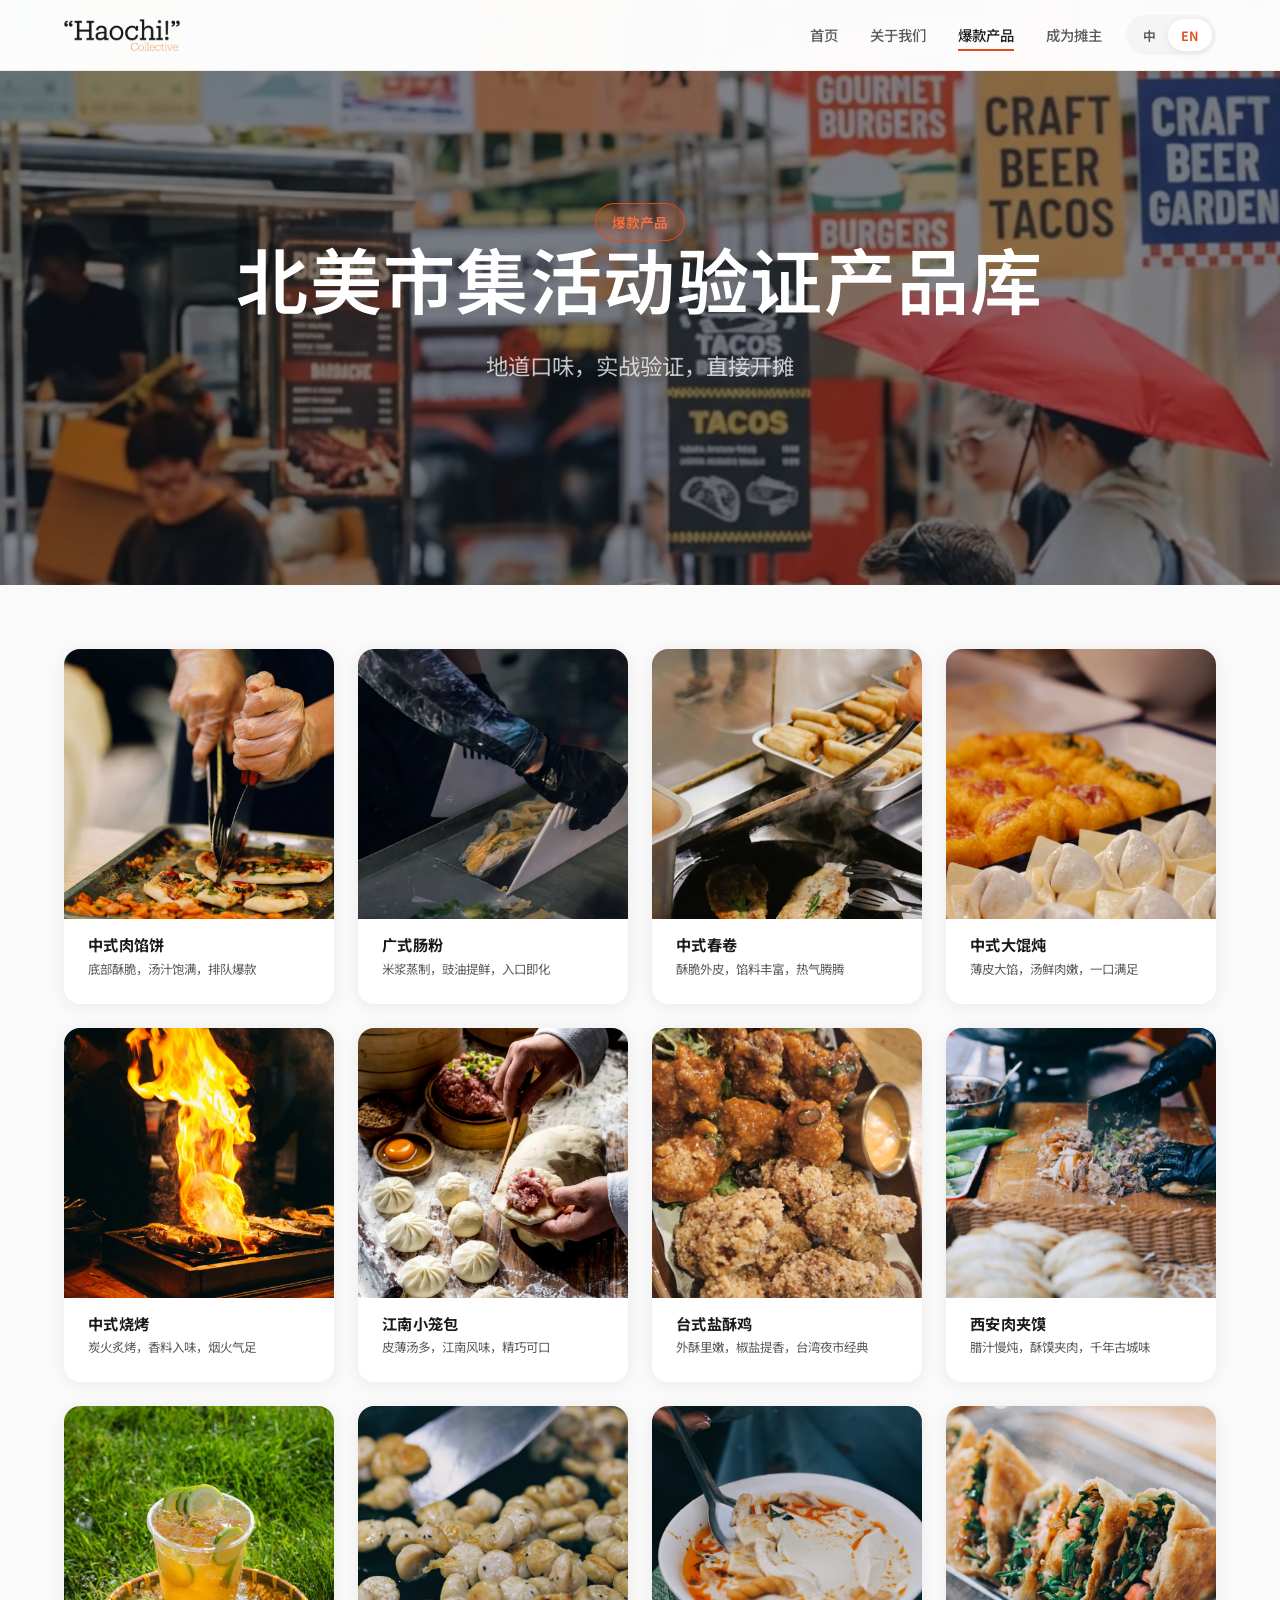
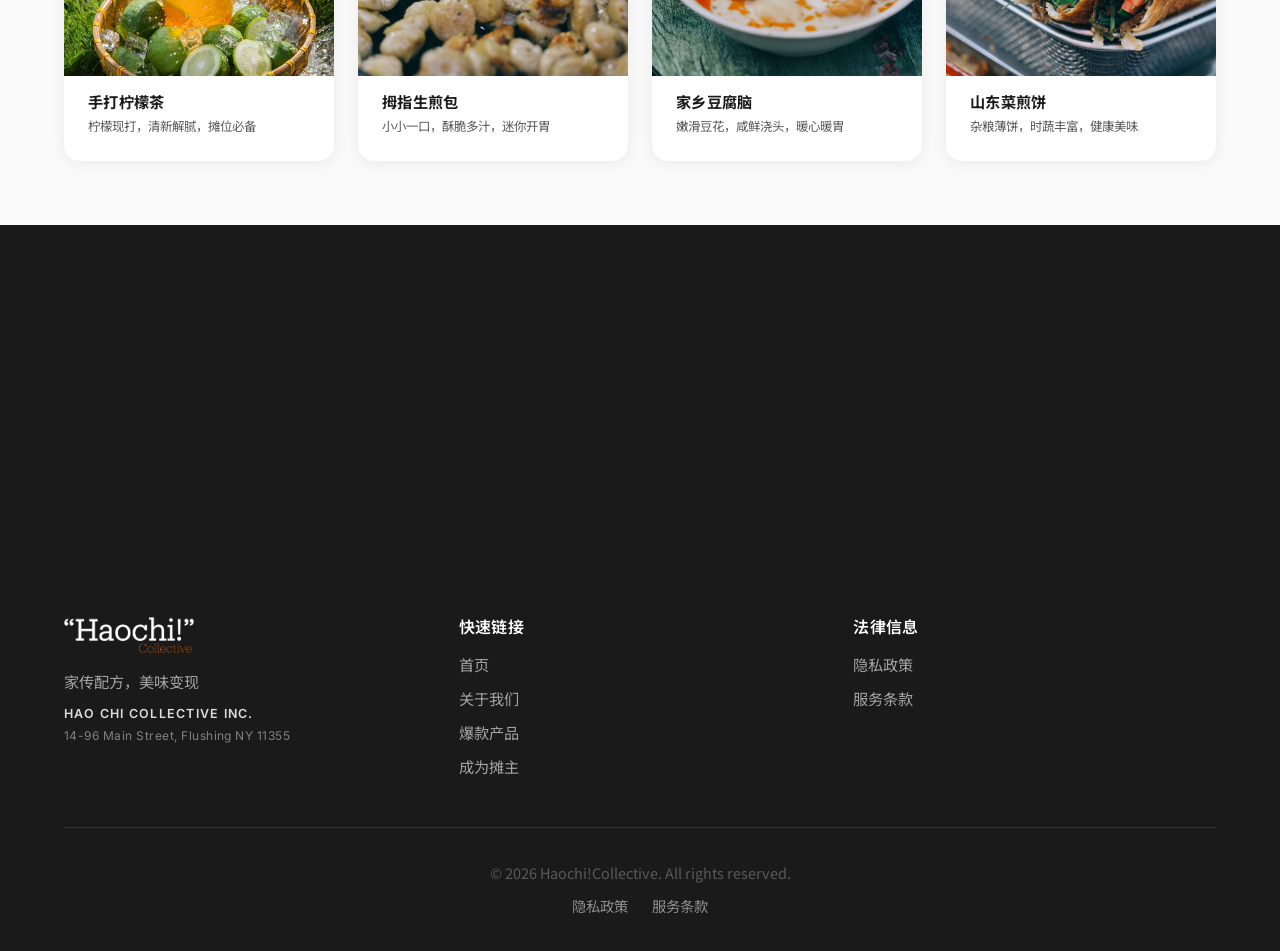
<file: page-products.html>
<!DOCTYPE html>
<html lang="zh">
<head>
  <meta charset="UTF-8">
  <meta name="viewport" content="width=device-width, initial-scale=1.0">
  <title>Products | Haochi!Collective</title>
  <meta name="description" content="爆款产品库 - 北美市集验证的中式街头美食品类，支持快速开摊。">

  <link rel="preconnect" href="https://fonts.googleapis.com">
  <link rel="preconnect" href="https://fonts.gstatic.com" crossorigin>
  <link href="https://fonts.googleapis.com/css2?family=Inter:wght@400;500;600;700&family=Playfair+Display:wght@500;600;700&family=Noto+Sans+SC:wght@400;500;600;700&display=swap" rel="stylesheet">
  <link rel="stylesheet" href="styles.css">
</head>
<body>
  <!-- Header -->
  <header class="header">
    <div class="header-content">
      <a href="index.html">
        <img src="logo-header.png" alt="Haochi!Collective" class="logo">
      </a>
      <nav class="nav">
        <ul class="nav-links">
          <li><a href="index.html" data-lang="zh">首页</a><a href="index.html" data-lang="en">Home</a></li>
          <li><a href="page-story.html" data-lang="zh">关于我们</a><a href="page-story.html" data-lang="en">About Us</a></li>
          <li><a href="page-products.html" class="active" data-lang="zh">爆款产品</a><a href="page-products.html" class="active" data-lang="en">Products</a></li>
          <li><a href="page-solution.html" data-lang="zh">成为摊主</a><a href="page-solution.html" data-lang="en">Become a Vendor</a></li>
        </ul>
        <div class="lang-toggle">
          <button data-lang-btn="zh">中</button>
          <button data-lang-btn="en" class="active">EN</button>
        </div>
      </nav>
      <button class="menu-toggle" aria-label="Menu">
        <span></span><span></span><span></span>
      </button>
    </div>
  </header>

  <nav class="mobile-nav">
    <ul class="mobile-nav-links">
      <li><a href="index.html" data-lang="zh">首页</a><a href="index.html" data-lang="en">Home</a></li>
      <li><a href="page-story.html" data-lang="zh">关于我们</a><a href="page-story.html" data-lang="en">About Us</a></li>
      <li><a href="page-products.html" data-lang="zh">爆款产品</a><a href="page-products.html" data-lang="en">Products</a></li>
      <li><a href="page-solution.html" data-lang="zh">成为摊主</a><a href="page-solution.html" data-lang="en">Become a Vendor</a></li>
    </ul>
  </nav>

  <!-- Hero Section -->
  <section class="hero" style="min-height: 65vh;">
    <div class="hero-bg" style="background-image: url('images/02.jpg');"></div>
    <div class="hero-overlay"></div>

    <div class="hero-content">
      <span class="hero-badge" data-lang="zh">爆款产品</span>
      <span class="hero-badge" data-lang="en">Products</span>

      <h1 data-lang="zh">北美市集活动验证产品库</h1>
      <h1 data-lang="en">Market-Proven Products for North America</h1>

      <p class="hero-subtitle" data-lang="zh">地道口味，实战验证，直接开摊</p>
      <p class="hero-subtitle" data-lang="en">Authentic Flavors, Field-Tested, Ready to Serve</p>
    </div>
  </section>

  <!-- Product Gallery -->
  <section class="page-section" style="background: #fafafa;">
    <div class="container">
      <div class="gallery-grid">

        <div class="gallery-card animate-on-scroll">
          <div class="gallery-img">
            <img src="images/p1.png" alt="中式肉馅饼">
          </div>
          <div class="gallery-info">
            <h4 data-lang="zh">中式肉馅饼</h4>
            <h4 data-lang="en">Chinese Meat Pie</h4>
            <p data-lang="zh">底部酥脆，汤汁饱满，排队爆款</p>
            <p data-lang="en">Crispy bottom, juicy filling — the top crowd-pleaser</p>
          </div>
        </div>

        <div class="gallery-card animate-on-scroll">
          <div class="gallery-img">
            <img src="images/p2.png" alt="广式肠粉">
          </div>
          <div class="gallery-info">
            <h4 data-lang="zh">广式肠粉</h4>
            <h4 data-lang="en">Guangdong Cheung Fun</h4>
            <p data-lang="zh">米浆蒸制，豉油提鲜，入口即化</p>
            <p data-lang="en">Rice noodle rolls, silky smooth — drizzled with soy sauce</p>
          </div>
        </div>

        <div class="gallery-card animate-on-scroll">
          <div class="gallery-img">
            <img src="images/p4.png" alt="中式春卷">
          </div>
          <div class="gallery-info">
            <h4 data-lang="zh">中式春卷</h4>
            <h4 data-lang="en">Chinese Spring Rolls</h4>
            <p data-lang="zh">酥脆外皮，馅料丰富，热气腾腾</p>
            <p data-lang="en">Crispy wrapper, rich filling — served piping hot</p>
          </div>
        </div>

        <div class="gallery-card animate-on-scroll">
          <div class="gallery-img">
            <img src="images/p5.png" alt="中式大馄炖">
          </div>
          <div class="gallery-info">
            <h4 data-lang="zh">中式大馄炖</h4>
            <h4 data-lang="en">Chinese Wonton Soup</h4>
            <p data-lang="zh">薄皮大馅，汤鲜肉嫩，一口满足</p>
            <p data-lang="en">Thick wrapper, generous filling — a warm bowl of comfort</p>
          </div>
        </div>

        <div class="gallery-card animate-on-scroll">
          <div class="gallery-img">
            <img src="images/p7.png" alt="中式烧烤">
          </div>
          <div class="gallery-info">
            <h4 data-lang="zh">中式烧烤</h4>
            <h4 data-lang="en">Chinese BBQ Skewers</h4>
            <p data-lang="zh">炭火炙烤，香料入味，烟火气足</p>
            <p data-lang="en">Charcoal-grilled, spice-marinated — authentic smoky flavor</p>
          </div>
        </div>

        <div class="gallery-card animate-on-scroll">
          <div class="gallery-img">
            <img src="images/p10.png" alt="江南小笼包">
          </div>
          <div class="gallery-info">
            <h4 data-lang="zh">江南小笼包</h4>
            <h4 data-lang="en">Jiangnan Xiao Long Bao</h4>
            <p data-lang="zh">皮薄汤多，江南风味，精巧可口</p>
            <p data-lang="en">Delicate skin, soup-rich — refined Jiangnan taste</p>
          </div>
        </div>

        <div class="gallery-card animate-on-scroll">
          <div class="gallery-img">
            <img src="images/p11.png" alt="台式盐酥鸡">
          </div>
          <div class="gallery-info">
            <h4 data-lang="zh">台式盐酥鸡</h4>
            <h4 data-lang="en">Taiwanese Salt & Pepper Chicken</h4>
            <p data-lang="zh">外酥里嫩，椒盐提香，台湾夜市经典</p>
            <p data-lang="en">Crispy exterior, tender inside — Taiwan night market classic</p>
          </div>
        </div>

        <div class="gallery-card animate-on-scroll">
          <div class="gallery-img">
            <img src="images/p16.png" alt="西安肉夹馍">
          </div>
          <div class="gallery-info">
            <h4 data-lang="zh">西安肉夹馍</h4>
            <h4 data-lang="en">Xi'an Rou Jia Mo</h4>
            <p data-lang="zh">腊汁慢炖，酥馍夹肉，千年古城味</p>
            <p data-lang="en">Slow-braised spiced pork — stuffed in a crispy flatbread</p>
          </div>
        </div>

        <div class="gallery-card animate-on-scroll">
          <div class="gallery-img">
            <img src="images/p17.png" alt="手打柠檬茶">
          </div>
          <div class="gallery-info">
            <h4 data-lang="zh">手打柠檬茶</h4>
            <h4 data-lang="en">Hand-Crushed Lemon Tea</h4>
            <p data-lang="zh">柠檬现打，清新解腻，摊位必备</p>
            <p data-lang="en">Fresh-crushed lemon, refreshing kick — essential for any stall</p>
          </div>
        </div>

        <div class="gallery-card animate-on-scroll">
          <div class="gallery-img">
            <img src="images/p18.png" alt="拇指生煎包">
          </div>
          <div class="gallery-info">
            <h4 data-lang="zh">拇指生煎包</h4>
            <h4 data-lang="en">Mini Pan-Fried Buns</h4>
            <p data-lang="zh">小小一口，酥脆多汁，迷你开胃</p>
            <p data-lang="en">Bite-sized, crispy & juicy — the perfect mini snack</p>
          </div>
        </div>

        <div class="gallery-card animate-on-scroll">
          <div class="gallery-img">
            <img src="images/p19.png" alt="家乡豆腐脑">
          </div>
          <div class="gallery-info">
            <h4 data-lang="zh">家乡豆腐脑</h4>
            <h4 data-lang="en">Silken Tofu Pudding</h4>
            <p data-lang="zh">嫩滑豆花，咸鲜浇头，暖心暖胃</p>
            <p data-lang="en">Silken tofu, savory topping — warm comfort in a bowl</p>
          </div>
        </div>

        <div class="gallery-card animate-on-scroll">
          <div class="gallery-img">
            <img src="images/p20.png" alt="山东菜煎饼">
          </div>
          <div class="gallery-info">
            <h4 data-lang="zh">山东菜煎饼</h4>
            <h4 data-lang="en">Shandong Vegetable Pancake</h4>
            <p data-lang="zh">杂粮薄饼，时蔬丰富，健康美味</p>
            <p data-lang="en">Millet pancake, fresh veggies — healthy & delicious</p>
          </div>
        </div>

      </div>
    </div>
  </section>

  <!-- CTA Section -->
  <section class="page-section" style="background: var(--dark);">
    <div class="container" style="text-align: center;">
      <h2 style="color: white; margin-bottom: var(--space-lg);" class="animate-on-scroll" data-lang="zh">想了解更多产品？</h2>
      <h2 style="color: white; margin-bottom: var(--space-lg);" class="animate-on-scroll" data-lang="en">Want to Learn More About Our Products?</h2>
      <p style="color: rgba(255,255,255,0.7); margin-bottom: var(--space-xl);" class="animate-on-scroll" data-lang="zh">与我们一起共创更多地道街头美食</p>
      <p style="color: rgba(255,255,255,0.7); margin-bottom: var(--space-xl);" class="animate-on-scroll" data-lang="en">Let's create more authentic street food together</p>
      <a href="page-apply.html" class="btn btn-primary animate-on-scroll" data-lang="zh">加入美食达人社区 →</a>
      <a href="page-apply.html" class="btn btn-primary animate-on-scroll" data-lang="en">Join Our Food Community →</a>
    </div>
  </section>

  <!-- Footer -->
  <footer class="footer">
    <div class="container">
      <div class="footer-content">
        <div class="footer-brand">
          <img src="logo-footer.png" alt="Haochi!Collective" class="footer-logo">
          <p data-lang="zh">家传配方，美味变现</p>
          <p data-lang="en">From Family Recipes to Scalable Brands</p>
          <p class="footer-company">HAO CHI COLLECTIVE INC.</p>
          <p class="footer-address">14-96 Main Street, Flushing NY 11355</p>
        </div>

        <div class="footer-links">
          <h4 data-lang="zh">快速链接</h4>
          <h4 data-lang="en">Quick Links</h4>
          <ul>
            <li><a href="index.html" data-lang="zh">首页</a><a href="index.html" data-lang="en">Home</a></li>
            <li><a href="page-story.html" data-lang="zh">关于我们</a><a href="page-story.html" data-lang="en">About Us</a></li>
            <li><a href="page-products.html" data-lang="zh">爆款产品</a><a href="page-products.html" data-lang="en">Products</a></li>
            <li><a href="page-apply.html" data-lang="zh">成为摊主</a><a href="page-apply.html" data-lang="en">Become a Vendor</a></li>
          </ul>
        </div>

        <div class="footer-links">
          <h4 data-lang="zh">法律信息</h4>
          <h4 data-lang="en">Legal</h4>
          <ul>
            <li><a href="privacy-policy.html" data-lang="zh">隐私政策</a><a href="privacy-policy.html" data-lang="en">Privacy Policy</a></li>
            <li><a href="terms-of-service.html" data-lang="zh">服务条款</a><a href="terms-of-service.html" data-lang="en">Terms of Service</a></li>
          </ul>
        </div>
      </div>

      <div class="footer-bottom">
        <p>© 2026 Haochi!Collective. All rights reserved.</p>
        <div class="footer-bottom-links">
          <a href="privacy-policy.html" data-lang="zh">隐私政策</a><a href="privacy-policy.html" data-lang="en">Privacy Policy</a>
          <a href="terms-of-service.html" data-lang="zh">服务条款</a><a href="terms-of-service.html" data-lang="en">Terms of Service</a>
        </div>
      </div>
    </div>
  </footer>

  <script>
    const langToggle = document.querySelectorAll('[data-lang-btn]');
    const html = document.documentElement;

    langToggle.forEach(btn => {
      btn.addEventListener('click', () => {
        const lang = btn.dataset.langBtn;
        html.lang = lang;
        langToggle.forEach(b => b.classList.remove('active'));
        btn.classList.add('active');
        localStorage.setItem('hcc_lang', lang);
      });
    });

    const savedLang = localStorage.getItem('hcc_lang');
    if (savedLang) {
      html.lang = savedLang;
      langToggle.forEach(btn => {
        btn.classList.toggle('active', btn.dataset.langBtn === savedLang);
      });
    }

    const menuToggle = document.querySelector('.menu-toggle');
    const mobileNav = document.querySelector('.mobile-nav');

    menuToggle.addEventListener('click', () => {
      menuToggle.classList.toggle('active');
      mobileNav.classList.toggle('active');
    });

    const observer = new IntersectionObserver((entries) => {
      entries.forEach(entry => {
        if (entry.isIntersecting) {
          entry.target.classList.add('animated');
          observer.unobserve(entry.target);
        }
      });
    }, { threshold: 0.1 });

    document.querySelectorAll('.animate-on-scroll').forEach(el => {
      observer.observe(el);
    });
  </script>

  <!-- Mobile Bottom Tab Bar -->
    <nav class="mobile-tab-bar" aria-label="Mobile navigation">
    <a href="index.html" class="tab-item">
      <svg class="tab-icon" xmlns="http://www.w3.org/2000/svg" viewBox="0 0 24 24" fill="none" stroke="currentColor" stroke-width="1.8" stroke-linecap="round" stroke-linejoin="round"><path d="M3 9.5L12 3l9 6.5V20a1 1 0 01-1 1H5a1 1 0 01-1-1V9.5z"/><path d="M9 21V12h6v9"/></svg>
      <span class="tab-label" data-lang="zh">首页</span>
      <span class="tab-label" data-lang="en">Home</span>
    </a>
    <a href="page-story.html" class="tab-item">
      <svg class="tab-icon" xmlns="http://www.w3.org/2000/svg" viewBox="0 0 24 24" fill="none" stroke="currentColor" stroke-width="1.8" stroke-linecap="round" stroke-linejoin="round"><circle cx="12" cy="8" r="4"/><path d="M4 20c0-4 3.6-7 8-7s8 3 8 7"/></svg>
      <span class="tab-label" data-lang="zh">关于我们</span>
      <span class="tab-label" data-lang="en">About Us</span>
    </a>
    <a href="page-products.html" class="tab-item active">
      <svg class="tab-icon" xmlns="http://www.w3.org/2000/svg" viewBox="0 0 24 24" fill="none" stroke="currentColor" stroke-width="1.8" stroke-linecap="round" stroke-linejoin="round"><rect x="2" y="3" width="20" height="5" rx="1"/><path d="M4 8v11a2 2 0 002 2h12a2 2 0 002-2V8"/><path d="M10 12h4"/></svg>
      <span class="tab-label" data-lang="zh">爆款产品</span>
      <span class="tab-label" data-lang="en">Products</span>
    </a>
    <a href="page-solution.html" class="tab-item">
      <svg class="tab-icon" xmlns="http://www.w3.org/2000/svg" viewBox="0 0 24 24" fill="none" stroke="currentColor" stroke-width="1.8" stroke-linecap="round" stroke-linejoin="round"><circle cx="9" cy="8" r="3"/><path d="M3 20c0-3.3 2.7-6 6-6"/><line x1="17" y1="11" x2="17" y2="17"/><line x1="14" y1="14" x2="20" y2="14"/></svg>
      <span class="tab-label" data-lang="zh">成为摊主</span>
      <span class="tab-label" data-lang="en">Join Us</span>
    </a>
  </nav>
</body>
</html>
</file>
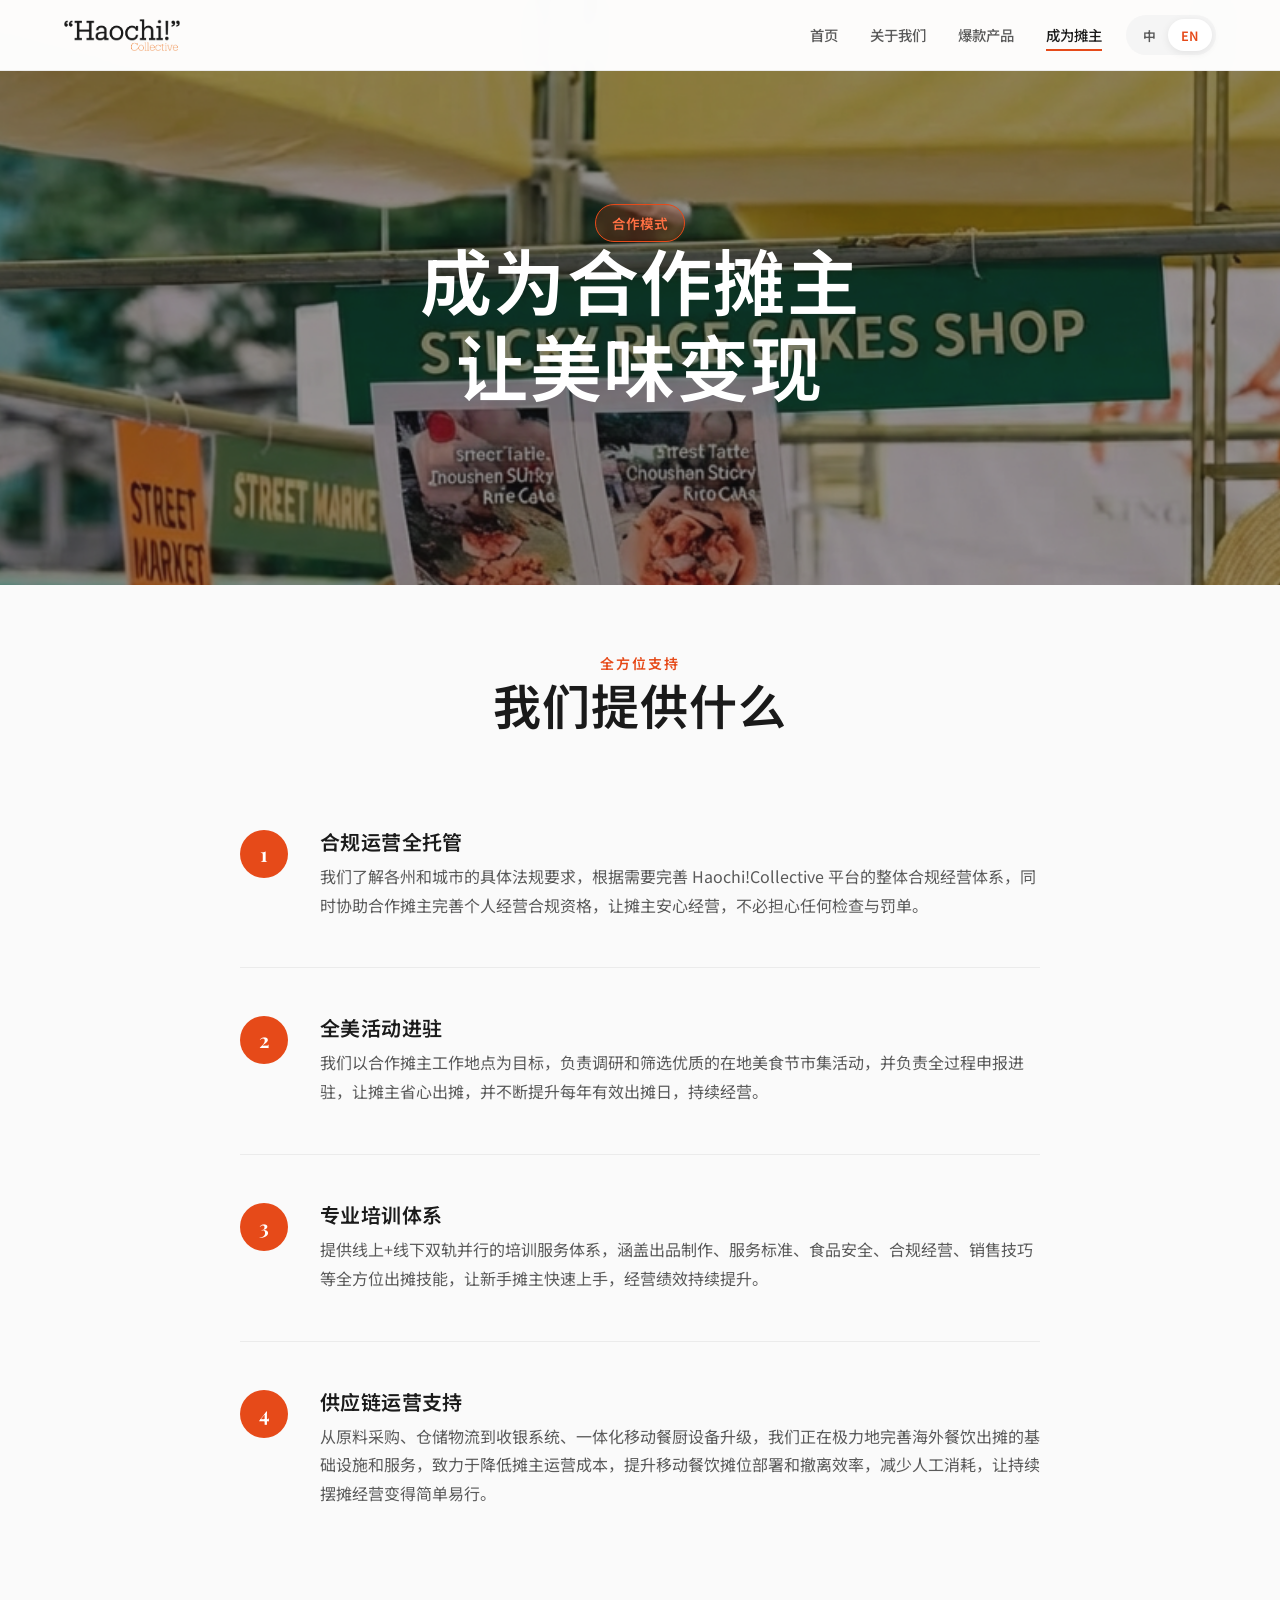
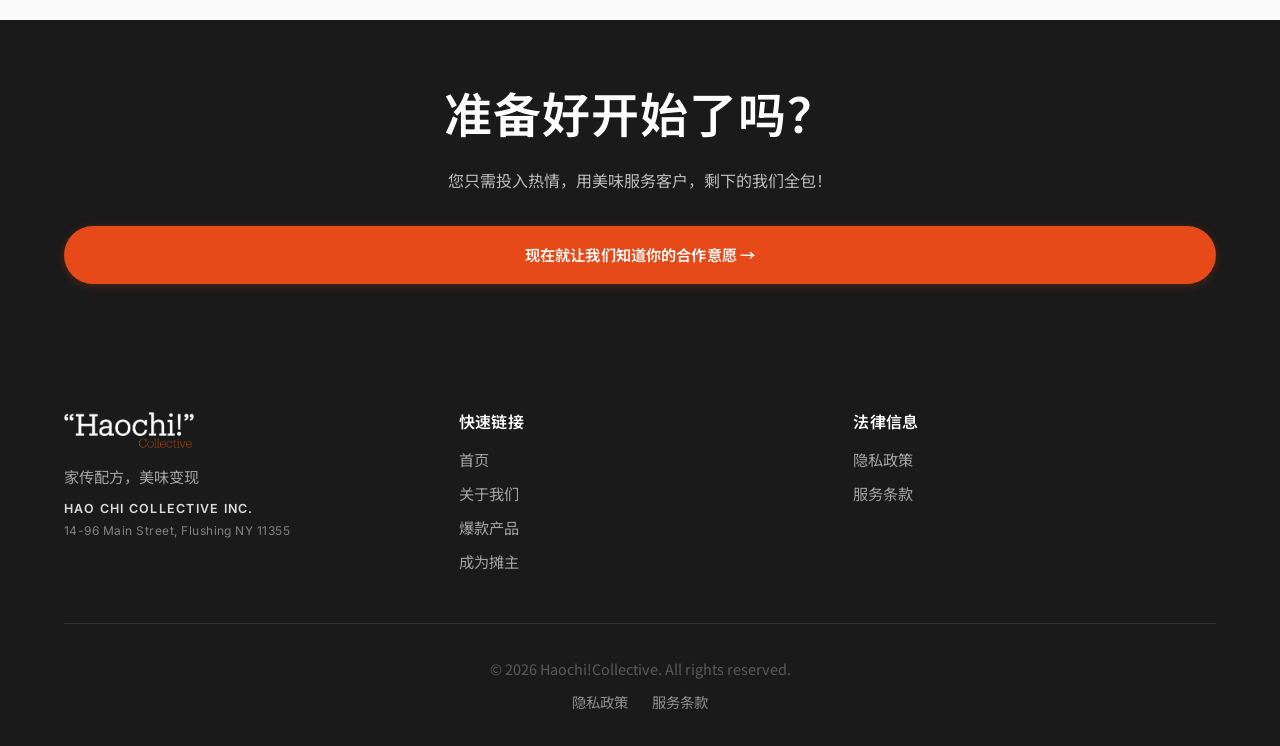
<file: page-solution.html>
<!DOCTYPE html>
<html lang="zh">
<head>
  <meta charset="UTF-8">
  <meta name="viewport" content="width=device-width, initial-scale=1.0">
  <title>Solutions | Haochi!Collective</title>
  <meta name="description" content="Haochi!Collective 合作模式 - 合规托管、活动进驻、培训体系、供应链支持，让街头美食创业更简单。">

  <link rel="preconnect" href="https://fonts.googleapis.com">
  <link rel="preconnect" href="https://fonts.gstatic.com" crossorigin>
  <link href="https://fonts.googleapis.com/css2?family=Inter:wght@400;500;600;700&family=Playfair+Display:wght@500;600;700&family=Noto+Sans+SC:wght@400;500;600;700&display=swap" rel="stylesheet">
  <link rel="stylesheet" href="styles.css">
</head>
<body>
  <!-- Header -->
  <header class="header">
    <div class="header-content">
      <a href="index.html">
        <img src="logo-header.png" alt="Haochi!Collective" class="logo">
      </a>
      <nav class="nav">
        <ul class="nav-links">
          <li><a href="index.html" data-lang="zh">首页</a><a href="index.html" data-lang="en">Home</a></li>
          <li><a href="page-story.html" data-lang="zh">关于我们</a><a href="page-story.html" data-lang="en">About Us</a></li>
          <li><a href="page-products.html" data-lang="zh">爆款产品</a><a href="page-products.html" data-lang="en">Products</a></li>
          <li><a href="page-solution.html" class="active" data-lang="zh">成为摊主</a><a href="page-solution.html" class="active" data-lang="en">Become a Vendor</a></li>
        </ul>
        <div class="lang-toggle">
          <button data-lang-btn="zh">中</button>
          <button data-lang-btn="en" class="active">EN</button>
        </div>
      </nav>
      <button class="menu-toggle" aria-label="Menu">
        <span></span><span></span><span></span>
      </button>
    </div>
  </header>

  <nav class="mobile-nav">
    <ul class="mobile-nav-links">
      <li><a href="index.html" data-lang="zh">首页</a><a href="index.html" data-lang="en">Home</a></li>
      <li><a href="page-story.html" data-lang="zh">关于我们</a><a href="page-story.html" data-lang="en">About Us</a></li>
      <li><a href="page-products.html" data-lang="zh">爆款产品</a><a href="page-products.html" data-lang="en">Products</a></li>
      <li><a href="page-solution.html" data-lang="zh">成为摊主</a><a href="page-solution.html" data-lang="en">Become a Vendor</a></li>
    </ul>
  </nav>

  <!-- Hero Section -->
  <section class="hero" style="min-height: 65vh;">
    <div class="hero-bg" style="background-image: url('images/04.png');"></div>
    <div class="hero-overlay"></div>

    <div class="hero-content">
      <span class="hero-badge" data-lang="zh">合作模式</span>
      <span class="hero-badge" data-lang="en">Solutions</span>

      <h1 data-lang="zh">成为合作摊主<br>让美味变现</h1>
      <h1 data-lang="en">Become a Co-Vendor<br>Turn Your Food Dream Into Reality</h1>
    </div>
  </section>

  <!-- Solutions Section -->
  <section class="page-section">
    <div class="container">
      <div class="section-header animate-on-scroll">
        <span class="section-label" data-lang="zh">全方位支持</span>
        <span class="section-label" data-lang="en">Full Support System</span>
        <h2 data-lang="zh">我们提供什么</h2>
        <h2 data-lang="en">What We Provide</h2>
      </div>

      <div class="solution-steps">

        <div class="solution-step animate-on-scroll">
          <div class="step-number">1</div>
          <div class="step-content">
            <h4 data-lang="zh">合规运营全托管</h4>
            <h4 data-lang="en">Full-Stack Compliance Management</h4>
            <p data-lang="zh">
              我们了解各州和城市的具体法规要求，根据需要完善 Haochi!Collective 平台的整体合规经营体系，同时协助合作摊主完善个人经营合规资格，让摊主安心经营，不必担心任何检查与罚单。
            </p>
            <p data-lang="en">
              We understand state and city regulations inside and out. We build and maintain Haochi!Collective's complete compliance framework, while helping every co-vendor secure their personal operating credentials — so you can focus on cooking, not paperwork.
            </p>
          </div>
        </div>

        <div class="solution-step animate-on-scroll delay-1">
          <div class="step-number">2</div>
          <div class="step-content">
            <h4 data-lang="zh">全美活动进驻</h4>
            <h4 data-lang="en">Nationwide Event Placement</h4>
            <p data-lang="zh">
              我们以合作摊主工作地点为目标，负责调研和筛选优质的在地美食节市集活动，并负责全过程申报进驻，让摊主省心出摊，并不断提升每年有效出摊日，持续经营。
            </p>
            <p data-lang="en">
              We scout and select premium local food festivals and markets near you, handle the full application and placement process — so you show up, cook, and grow. We steadily increase your effective event days each year for long-term, sustainable operations.
            </p>
          </div>
        </div>

        <div class="solution-step animate-on-scroll delay-2">
          <div class="step-number">3</div>
          <div class="step-content">
            <h4 data-lang="zh">专业培训体系</h4>
            <h4 data-lang="en">Professional Training System</h4>
            <p data-lang="zh">
              提供线上+线下双轨并行的培训服务体系，涵盖出品制作、服务标准、食品安全、合规经营、销售技巧等全方位出摊技能，让新手摊主快速上手，经营绩效持续提升。
            </p>
            <p data-lang="en">
              Our dual-track training — online and offline — covers food preparation, service standards, food safety, compliance, and sales techniques. New vendors ramp up fast; experienced ones keep improving.
            </p>
          </div>
        </div>

        <div class="solution-step animate-on-scroll delay-3">
          <div class="step-number">4</div>
          <div class="step-content">
            <h4 data-lang="zh">供应链运营支持</h4>
            <h4 data-lang="en">Supply Chain & Operations Support</h4>
            <p data-lang="zh">
              从原料采购、仓储物流到收银系统、一体化移动餐厨设备升级，我们正在极力地完善海外餐饮出摊的基础设施和服务，致力于降低摊主运营成本，提升移动餐饮摊位部署和撤离效率，减少人工消耗，让持续摆摊经营变得简单易行。
            </p>
            <p data-lang="en">
              From ingredient sourcing and logistics to POS systems and modular mobile kitchen equipment, we're building the infrastructure that makes overseas food vending seamless. Lower costs, faster setup and teardown, less labor — so you can keep doing what you love.
            </p>
          </div>
        </div>

      </div>
    </div>
  </section>

  <!-- CTA Section -->
  <section class="page-section" style="background: var(--dark);">
    <div class="container" style="text-align: center;">
      <h2 style="color: white; margin-bottom: var(--space-lg);" class="animate-on-scroll" data-lang="zh">准备好开始了吗？</h2>
      <h2 style="color: white; margin-bottom: var(--space-lg);" class="animate-on-scroll" data-lang="en">Ready to Get Started?</h2>
      <p style="color: rgba(255,255,255,0.7); margin-bottom: var(--space-xl);" class="animate-on-scroll" data-lang="zh">您只需投入热情，用美味服务客户，剩下的我们全包！</p>
      <p style="color: rgba(255,255,255,0.7); margin-bottom: var(--space-xl);" class="animate-on-scroll" data-lang="en">You bring the passion and great food — we handle everything else.</p>
      <a href="page-apply.html" class="btn btn-primary animate-on-scroll" data-lang="zh">现在就让我们知道你的合作意愿 →</a>
      <a href="page-apply.html" class="btn btn-primary animate-on-scroll" data-lang="en">Tell Us You're Interested →</a>
    </div>
  </section>

  <!-- Footer -->
  <footer class="footer">
    <div class="container">
      <div class="footer-content">
        <div class="footer-brand">
          <img src="logo-footer.png" alt="Haochi!Collective" class="footer-logo">
          <p data-lang="zh">家传配方，美味变现</p>
          <p data-lang="en">From Family Recipes to Scalable Brands</p>
          <p class="footer-company">HAO CHI COLLECTIVE INC.</p>
          <p class="footer-address">14-96 Main Street, Flushing NY 11355</p>
        </div>

        <div class="footer-links">
          <h4 data-lang="zh">快速链接</h4>
          <h4 data-lang="en">Quick Links</h4>
          <ul>
            <li><a href="index.html" data-lang="zh">首页</a><a href="index.html" data-lang="en">Home</a></li>
            <li><a href="page-story.html" data-lang="zh">关于我们</a><a href="page-story.html" data-lang="en">About Us</a></li>
            <li><a href="page-products.html" data-lang="zh">爆款产品</a><a href="page-products.html" data-lang="en">Products</a></li>
            <li><a href="page-apply.html" data-lang="zh">成为摊主</a><a href="page-apply.html" data-lang="en">Become a Vendor</a></li>
          </ul>
        </div>

        <div class="footer-links">
          <h4 data-lang="zh">法律信息</h4>
          <h4 data-lang="en">Legal</h4>
          <ul>
            <li><a href="privacy-policy.html" data-lang="zh">隐私政策</a><a href="privacy-policy.html" data-lang="en">Privacy Policy</a></li>
            <li><a href="terms-of-service.html" data-lang="zh">服务条款</a><a href="terms-of-service.html" data-lang="en">Terms of Service</a></li>
          </ul>
        </div>
      </div>

      <div class="footer-bottom">
        <p>© 2026 Haochi!Collective. All rights reserved.</p>
        <div class="footer-bottom-links">
          <a href="privacy-policy.html" data-lang="zh">隐私政策</a><a href="privacy-policy.html" data-lang="en">Privacy Policy</a>
          <a href="terms-of-service.html" data-lang="zh">服务条款</a><a href="terms-of-service.html" data-lang="en">Terms of Service</a>
        </div>
      </div>
    </div>
  </footer>

  <script>
    const langToggle = document.querySelectorAll('[data-lang-btn]');
    const html = document.documentElement;

    langToggle.forEach(btn => {
      btn.addEventListener('click', () => {
        const lang = btn.dataset.langBtn;
        html.lang = lang;
        langToggle.forEach(b => b.classList.remove('active'));
        btn.classList.add('active');
        localStorage.setItem('hcc_lang', lang);
      });
    });

    const savedLang = localStorage.getItem('hcc_lang');
    if (savedLang) {
      html.lang = savedLang;
      langToggle.forEach(btn => {
        btn.classList.toggle('active', btn.dataset.langBtn === savedLang);
      });
    }

    const menuToggle = document.querySelector('.menu-toggle');
    const mobileNav = document.querySelector('.mobile-nav');

    menuToggle.addEventListener('click', () => {
      menuToggle.classList.toggle('active');
      mobileNav.classList.toggle('active');
    });

    const observer = new IntersectionObserver((entries) => {
      entries.forEach(entry => {
        if (entry.isIntersecting) {
          entry.target.classList.add('animated');
          observer.unobserve(entry.target);
        }
      });
    }, { threshold: 0.1 });

    document.querySelectorAll('.animate-on-scroll').forEach(el => {
      observer.observe(el);
    });
  </script>

  <!-- Mobile Bottom Tab Bar -->
    <nav class="mobile-tab-bar" aria-label="Mobile navigation">
    <a href="index.html" class="tab-item">
      <svg class="tab-icon" xmlns="http://www.w3.org/2000/svg" viewBox="0 0 24 24" fill="none" stroke="currentColor" stroke-width="1.8" stroke-linecap="round" stroke-linejoin="round"><path d="M3 9.5L12 3l9 6.5V20a1 1 0 01-1 1H5a1 1 0 01-1-1V9.5z"/><path d="M9 21V12h6v9"/></svg>
      <span class="tab-label" data-lang="zh">首页</span>
      <span class="tab-label" data-lang="en">Home</span>
    </a>
    <a href="page-story.html" class="tab-item">
      <svg class="tab-icon" xmlns="http://www.w3.org/2000/svg" viewBox="0 0 24 24" fill="none" stroke="currentColor" stroke-width="1.8" stroke-linecap="round" stroke-linejoin="round"><circle cx="12" cy="8" r="4"/><path d="M4 20c0-4 3.6-7 8-7s8 3 8 7"/></svg>
      <span class="tab-label" data-lang="zh">关于我们</span>
      <span class="tab-label" data-lang="en">About Us</span>
    </a>
    <a href="page-products.html" class="tab-item">
      <svg class="tab-icon" xmlns="http://www.w3.org/2000/svg" viewBox="0 0 24 24" fill="none" stroke="currentColor" stroke-width="1.8" stroke-linecap="round" stroke-linejoin="round"><rect x="2" y="3" width="20" height="5" rx="1"/><path d="M4 8v11a2 2 0 002 2h12a2 2 0 002-2V8"/><path d="M10 12h4"/></svg>
      <span class="tab-label" data-lang="zh">爆款产品</span>
      <span class="tab-label" data-lang="en">Products</span>
    </a>
    <a href="page-solution.html" class="tab-item active">
      <svg class="tab-icon" xmlns="http://www.w3.org/2000/svg" viewBox="0 0 24 24" fill="none" stroke="currentColor" stroke-width="1.8" stroke-linecap="round" stroke-linejoin="round"><circle cx="9" cy="8" r="3"/><path d="M3 20c0-3.3 2.7-6 6-6"/><line x1="17" y1="11" x2="17" y2="17"/><line x1="14" y1="14" x2="20" y2="14"/></svg>
      <span class="tab-label" data-lang="zh">成为摊主</span>
      <span class="tab-label" data-lang="en">Join Us</span>
    </a>
  </nav>
</body>
</html>
</file>
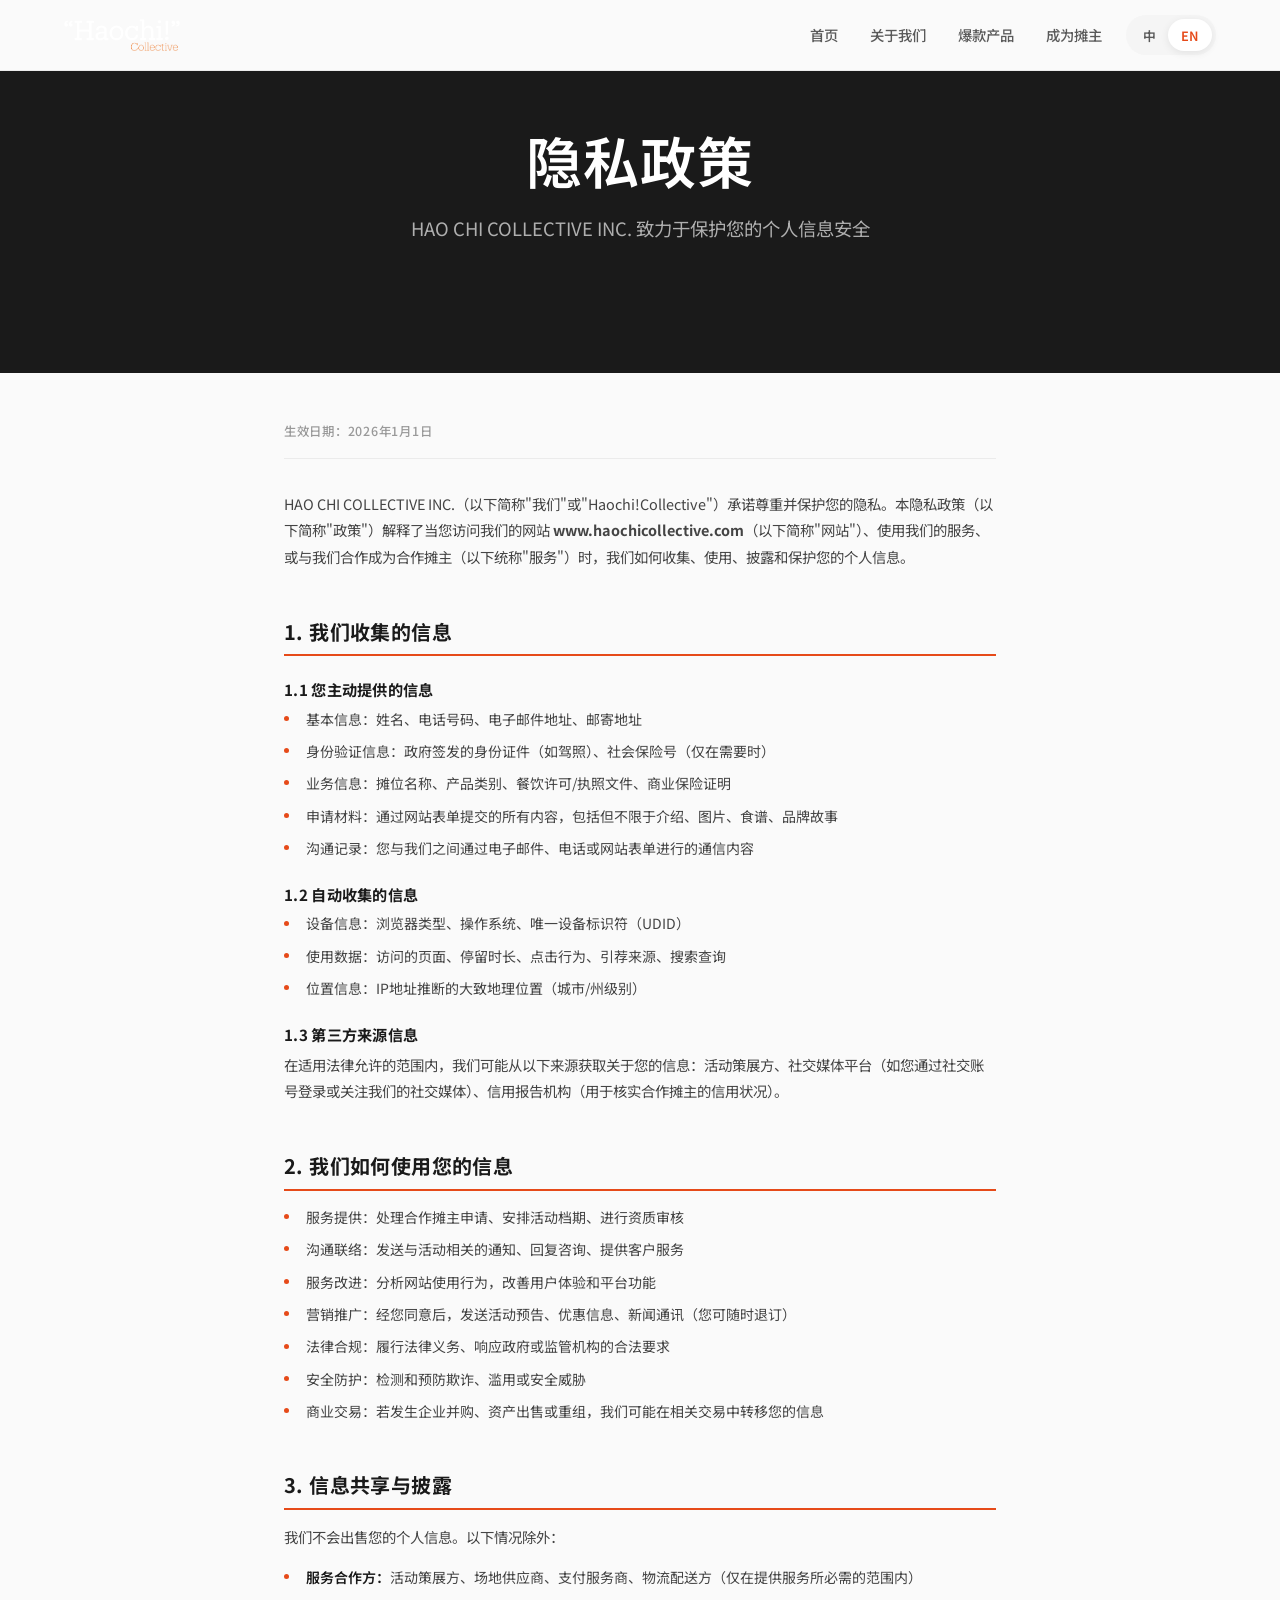
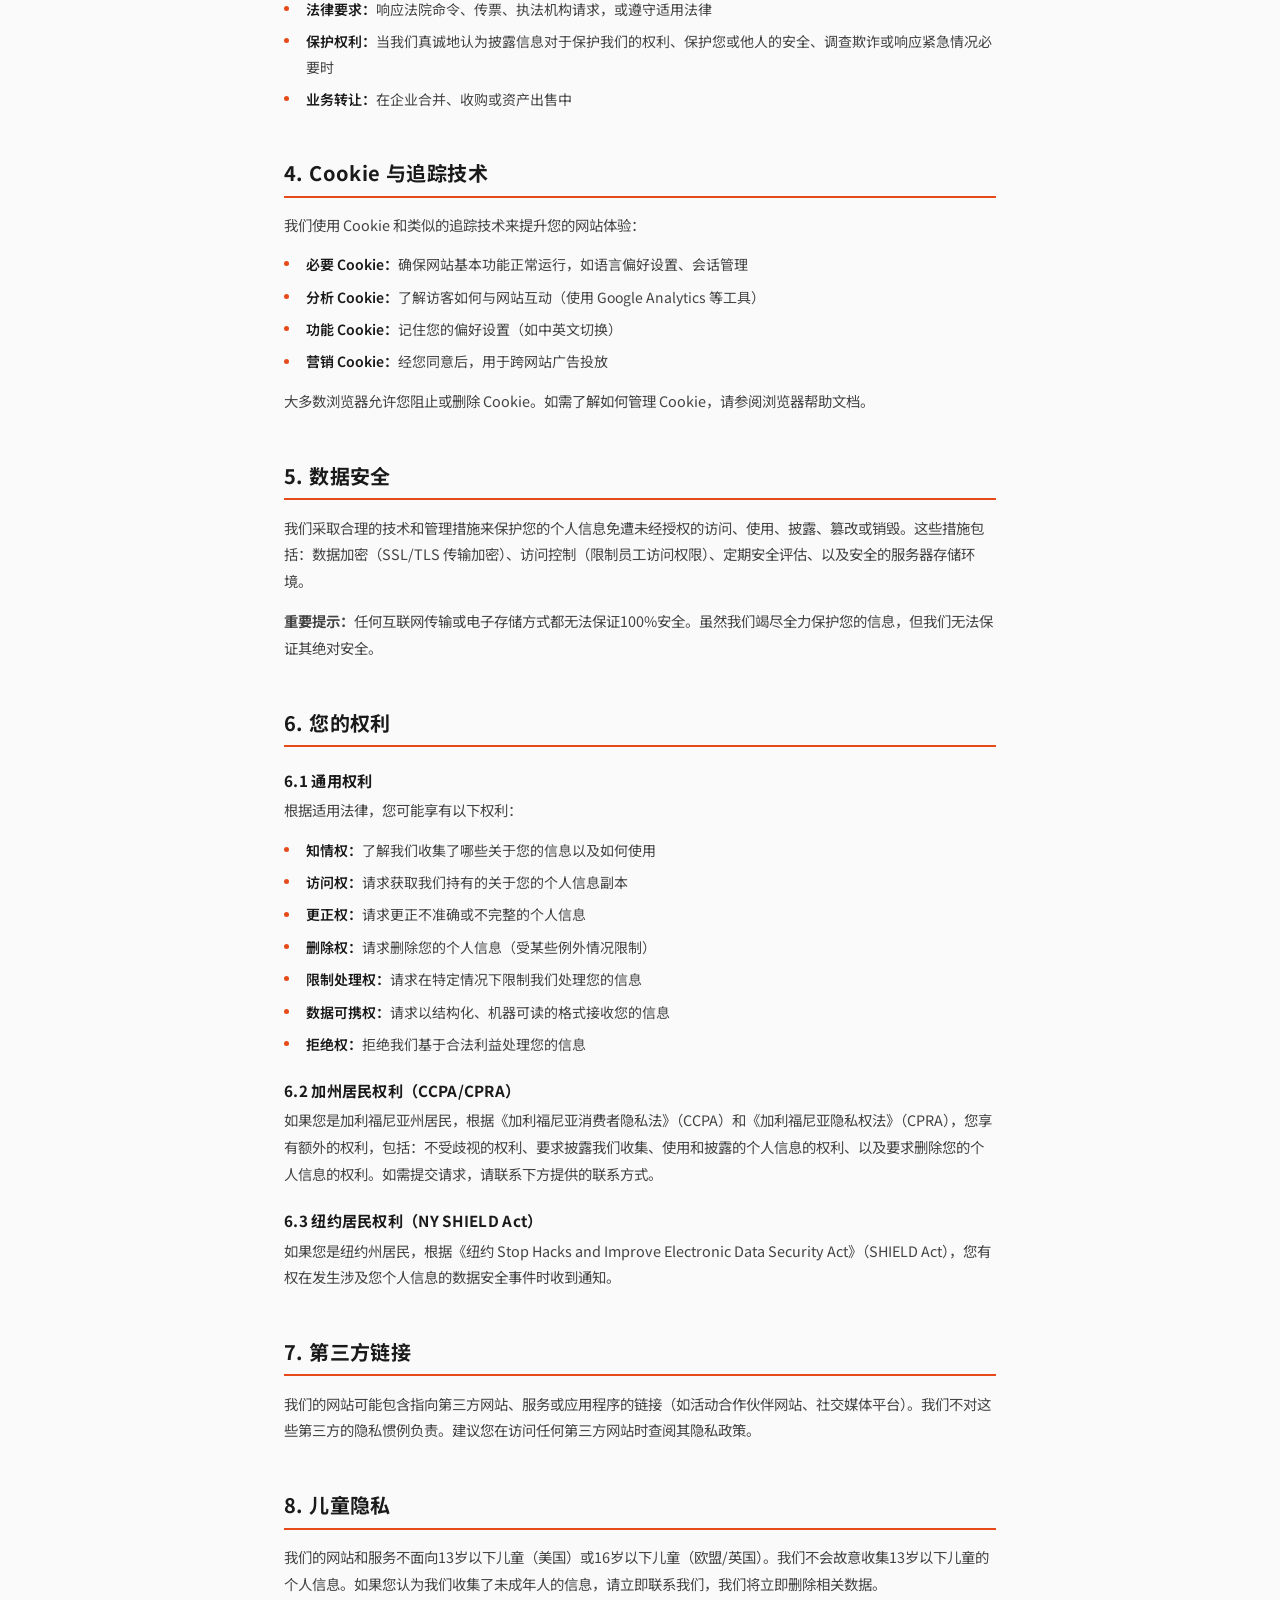
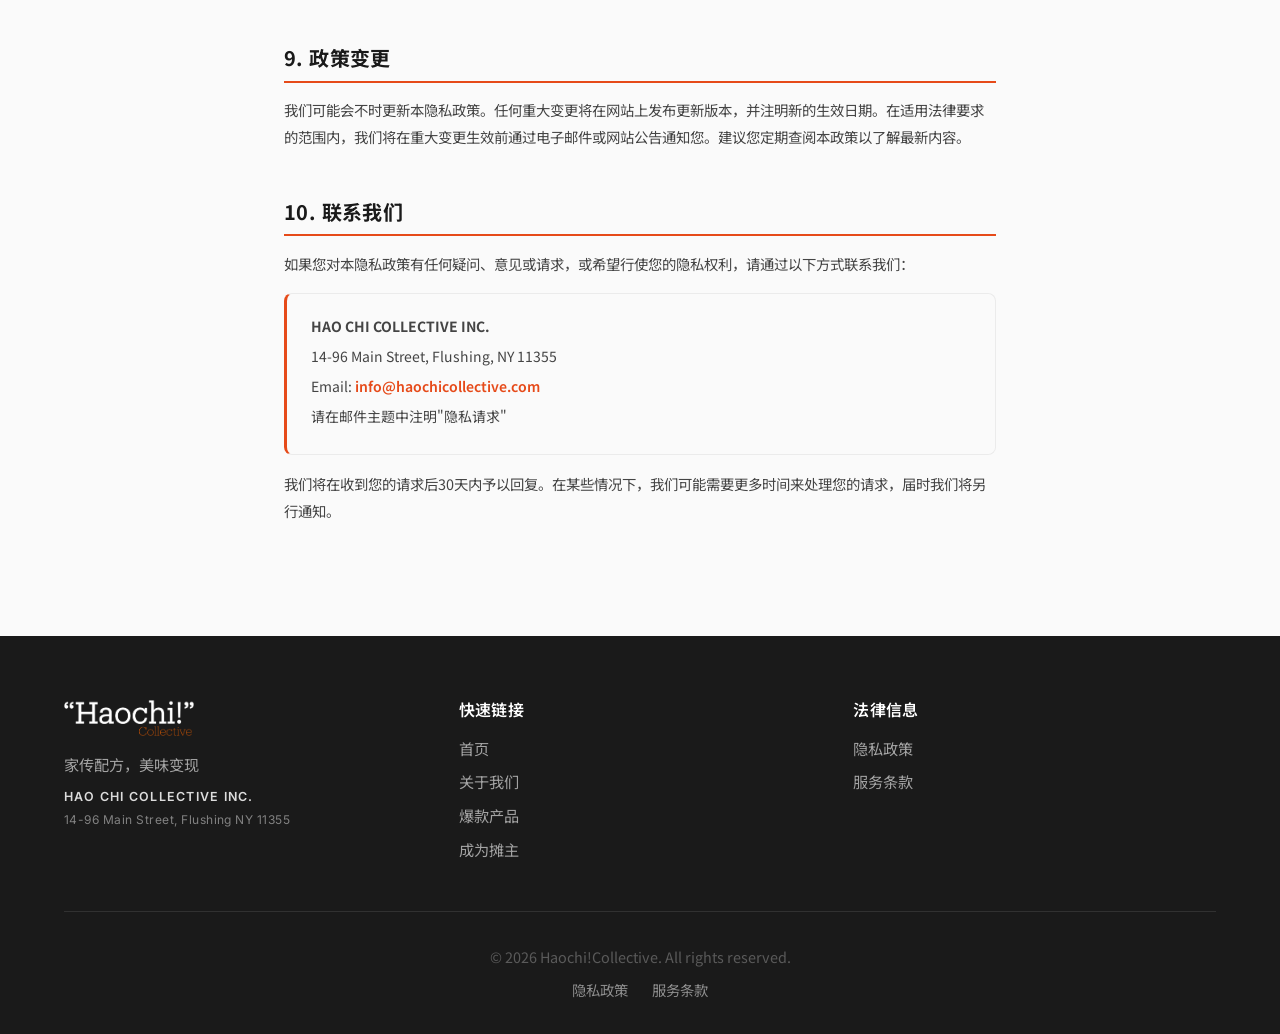
<file: privacy-policy.html>
<!DOCTYPE html>
<html lang="zh">
<head>
  <meta charset="UTF-8">
  <meta name="viewport" content="width=device-width, initial-scale=1.0">
  <title>Privacy Policy | Haochi!Collective</title>
  <meta name="description" content="Haochi!Collective Privacy Policy - How we collect, use, and protect your personal information.">

  <link rel="preconnect" href="https://fonts.googleapis.com">
  <link rel="preconnect" href="https://fonts.gstatic.com" crossorigin>
  <link href="https://fonts.googleapis.com/css2?family=Inter:wght@400;500;600;700&family=Playfair+Display:wght@500;600;700&family=Noto+Sans+SC:wght@400;500;600;700&display=swap" rel="stylesheet">
  <link rel="stylesheet" href="styles.css">
</head>
<body>
  <!-- Header -->
  <header class="header">
    <div class="header-content">
          <a href="index.html">
        <img src="logo-footer.png" alt="Haochi!Collective" class="logo">
      </a>
      <nav class="nav">
        <ul class="nav-links">
          <li><a href="index.html" data-lang="zh">首页</a><a href="index.html" data-lang="en">Home</a></li>
          <li><a href="page-story.html" data-lang="zh">关于我们</a><a href="page-story.html" data-lang="en">About Us</a></li>
          <li><a href="page-products.html" data-lang="zh">爆款产品</a><a href="page-products.html" data-lang="en">Products</a></li>
          <li><a href="page-solution.html" data-lang="zh">成为摊主</a><a href="page-solution.html" data-lang="en">Become a Vendor</a></li>
        </ul>
        <div class="lang-toggle">
          <button data-lang-btn="zh">中</button>
          <button data-lang-btn="en" class="active">EN</button>
        </div>
      </nav>
      <button class="menu-toggle" aria-label="Menu">
        <span></span><span></span><span></span>
      </button>
    </div>
  </header>

  <nav class="mobile-nav">
    <ul class="mobile-nav-links">
      <li><a href="index.html" data-lang="zh">首页</a><a href="index.html" data-lang="en">Home</a></li>
      <li><a href="page-story.html" data-lang="zh">关于我们</a><a href="page-story.html" data-lang="en">About Us</a></li>
      <li><a href="page-products.html" data-lang="zh">爆款产品</a><a href="page-products.html" data-lang="en">Products</a></li>
      <li><a href="page-solution.html" data-lang="zh">成为摊主</a><a href="page-solution.html" data-lang="en">Become a Vendor</a></li>
    </ul>
  </nav>

  <!-- Hero Section -->
  <section class="legal-page-hero">
    <div class="legal-page-hero-inner">
      <h1 data-lang="zh">隐私政策</h1>
      <h1 data-lang="en">Privacy Policy</h1>
      <p class="hero-subtitle" data-lang="zh">HAO CHI COLLECTIVE INC. 致力于保护您的个人信息安全</p>
      <p class="hero-subtitle" data-lang="en">Committed to protecting your personal information</p>
    </div>
  </section>

  <!-- Content -->
  <section class="page-section legal-section">
    <div class="container">
      <div class="legal-meta">
        <span data-lang="zh">生效日期：2026年1月1日</span>
        <span data-lang="en">Effective Date: January 1, 2026</span>
      </div>

      <div class="legal-block">
        <p data-lang="zh">
          HAO CHI COLLECTIVE INC.（以下简称"我们"或"Haochi!Collective"）承诺尊重并保护您的隐私。本隐私政策（以下简称"政策"）解释了当您访问我们的网站 <strong>www.haochicollective.com</strong>（以下简称"网站"）、使用我们的服务、或与我们合作成为合作摊主（以下统称"服务"）时，我们如何收集、使用、披露和保护您的个人信息。
        </p>
        <p data-lang="en">
          HAO CHI COLLECTIVE INC. ("we," "us," or "Haochi!Collective") is committed to respecting and protecting your privacy. This Privacy Policy ("Policy") explains how we collect, use, disclose, and protect your personal information when you visit our website <strong>www.haochicollective.com</strong> ("Website"), use our services, or partner with us as a vendor ("Services").
        </p>
      </div>

      <!-- Section 1 -->
      <div class="legal-block">
        <h2 data-lang="zh">1. 我们收集的信息</h2>
        <h2 data-lang="en">1. Information We Collect</h2>

        <h3 data-lang="zh">1.1 您主动提供的信息</h3>
        <h3 data-lang="en">1.1 Information You Provide Directly</h3>
        <ul data-lang="zh">
          <li>基本信息：姓名、电话号码、电子邮件地址、邮寄地址</li>
          <li>身份验证信息：政府签发的身份证件（如驾照）、社会保险号（仅在需要时）</li>
          <li>业务信息：摊位名称、产品类别、餐饮许可/执照文件、商业保险证明</li>
          <li>申请材料：通过网站表单提交的所有内容，包括但不限于介绍、图片、食谱、品牌故事</li>
          <li>沟通记录：您与我们之间通过电子邮件、电话或网站表单进行的通信内容</li>
        </ul>
        <ul data-lang="en">
          <li>Basic contact information: name, phone number, email address, mailing address</li>
          <li>Identity verification: government-issued ID (e.g., driver's license), Social Security Number (SSN only when required)</li>
          <li>Business information: booth name, product categories, food handler permits/licenses, proof of commercial liability insurance</li>
          <li>Application materials: all content submitted through our website forms, including but not limited to introductions, photos, recipes, and brand stories</li>
          <li>Communication records: correspondence with us via email, phone, or website forms</li>
        </ul>

        <h3 data-lang="zh">1.2 自动收集的信息</h3>
        <h3 data-lang="en">1.2 Information Collected Automatically</h3>
        <ul data-lang="zh">
          <li>设备信息：浏览器类型、操作系统、唯一设备标识符（UDID）</li>
          <li>使用数据：访问的页面、停留时长、点击行为、引荐来源、搜索查询</li>
          <li>位置信息：IP地址推断的大致地理位置（城市/州级别）</li>
        </ul>
        <ul data-lang="en">
          <li>Device information: browser type, operating system, unique device identifiers (UDID)</li>
          <li>Usage data: pages visited, time on site, click behavior, referral source, search queries</li>
          <li>Location information: approximate geographic location inferred from IP address (city/state level)</li>
        </ul>

        <h3 data-lang="zh">1.3 第三方来源信息</h3>
        <h3 data-lang="en">1.3 Information from Third Parties</h3>
        <p data-lang="zh">在适用法律允许的范围内，我们可能从以下来源获取关于您的信息：活动策展方、社交媒体平台（如您通过社交账号登录或关注我们的社交媒体）、信用报告机构（用于核实合作摊主的信用状况）。</p>
        <p data-lang="en">To the extent permitted by applicable law, we may obtain information about you from: event organizers, social media platforms (if you log in via social accounts or follow our social media), and credit reporting agencies (to verify vendor creditworthiness).</p>
      </div>

      <!-- Section 2 -->
      <div class="legal-block">
        <h2 data-lang="zh">2. 我们如何使用您的信息</h2>
        <h2 data-lang="en">2. How We Use Your Information</h2>
        <ul data-lang="zh">
          <li>服务提供：处理合作摊主申请、安排活动档期、进行资质审核</li>
          <li>沟通联络：发送与活动相关的通知、回复咨询、提供客户服务</li>
          <li>服务改进：分析网站使用行为，改善用户体验和平台功能</li>
          <li>营销推广：经您同意后，发送活动预告、优惠信息、新闻通讯（您可随时退订）</li>
          <li>法律合规：履行法律义务、响应政府或监管机构的合法要求</li>
          <li>安全防护：检测和预防欺诈、滥用或安全威胁</li>
          <li>商业交易：若发生企业并购、资产出售或重组，我们可能在相关交易中转移您的信息</li>
        </ul>
        <ul data-lang="en">
          <li>Service delivery: processing vendor applications, scheduling event slots, conducting qualification reviews</li>
          <li>Communication: sending event-related notifications, responding to inquiries, providing customer support</li>
          <li>Service improvement: analyzing website usage to enhance user experience and platform features</li>
          <li>Marketing: with your consent, sending event previews, promotional offers, and newsletters (you may unsubscribe at any time)</li>
          <li>Legal compliance: fulfilling legal obligations, responding to lawful requests from government or regulatory authorities</li>
          <li>Security: detecting and preventing fraud, misuse, or security threats</li>
          <li>Business transactions: in the event of a merger, acquisition, asset sale, or reorganization, we may transfer your information as part of the transaction</li>
        </ul>
      </div>

      <!-- Section 3 -->
      <div class="legal-block">
        <h2 data-lang="zh">3. 信息共享与披露</h2>
        <h2 data-lang="en">3. Information Sharing and Disclosure</h2>
        <p data-lang="zh">我们不会出售您的个人信息。以下情况除外：</p>
        <p data-lang="en">We do not sell your personal information. We may disclose your information in the following circumstances:</p>
        <ul data-lang="zh">
          <li><strong>服务合作方：</strong>活动策展方、场地供应商、支付服务商、物流配送方（仅在提供服务所必需的范围内）</li>
          <li><strong>法律要求：</strong>响应法院命令、传票、执法机构请求，或遵守适用法律</li>
          <li><strong>保护权利：</strong>当我们真诚地认为披露信息对于保护我们的权利、保护您或他人的安全、调查欺诈或响应紧急情况必要时</li>
          <li><strong>业务转让：</strong>在企业合并、收购或资产出售中</li>
        </ul>
        <ul data-lang="en">
          <li><strong>Service partners:</strong> event organizers, venue providers, payment processors, and logistics providers (only to the extent necessary to provide services)</li>
          <li><strong>Legal requirements:</strong> in response to court orders, subpoenas, law enforcement requests, or to comply with applicable law</li>
          <li><strong>Protecting rights:</strong> when we believe in good faith that disclosure is necessary to protect our rights, the safety of you or others, investigate fraud, or respond to an emergency</li>
          <li><strong>Business transfers:</strong> in connection with a merger, acquisition, or asset sale</li>
        </ul>
      </div>

      <!-- Section 4 -->
      <div class="legal-block">
        <h2 data-lang="zh">4. Cookie 与追踪技术</h2>
        <h2 data-lang="en">4. Cookies and Tracking Technologies</h2>
        <p data-lang="zh">我们使用 Cookie 和类似的追踪技术来提升您的网站体验：</p>
        <p data-lang="en">We use cookies and similar tracking technologies to enhance your website experience:</p>
        <ul data-lang="zh">
          <li><strong>必要 Cookie：</strong>确保网站基本功能正常运行，如语言偏好设置、会话管理</li>
          <li><strong>分析 Cookie：</strong>了解访客如何与网站互动（使用 Google Analytics 等工具）</li>
          <li><strong>功能 Cookie：</strong>记住您的偏好设置（如中英文切换）</li>
          <li><strong>营销 Cookie：</strong>经您同意后，用于跨网站广告投放</li>
        </ul>
        <ul data-lang="en">
          <li><strong>Necessary cookies:</strong> required for basic website functionality such as language preferences and session management</li>
          <li><strong>Analytics cookies:</strong> to understand how visitors interact with the site (using tools like Google Analytics)</li>
          <li><strong>Functionality cookies:</strong> to remember your preferences (e.g., language settings)</li>
          <li><strong>Marketing cookies:</strong> with your consent, for cross-site advertising</li>
        </ul>
        <p data-lang="zh">大多数浏览器允许您阻止或删除 Cookie。如需了解如何管理 Cookie，请参阅浏览器帮助文档。</p>
        <p data-lang="en">Most browsers allow you to block or delete cookies. To learn how to manage cookies, please refer to your browser's help documentation.</p>
      </div>

      <!-- Section 5 -->
      <div class="legal-block">
        <h2 data-lang="zh">5. 数据安全</h2>
        <h2 data-lang="en">5. Data Security</h2>
        <p data-lang="zh">我们采取合理的技术和管理措施来保护您的个人信息免遭未经授权的访问、使用、披露、篡改或销毁。这些措施包括：数据加密（SSL/TLS 传输加密）、访问控制（限制员工访问权限）、定期安全评估、以及安全的服务器存储环境。</p>
        <p data-lang="en">We implement reasonable technical and administrative measures to protect your personal information against unauthorized access, use, disclosure, alteration, or destruction. These measures include: data encryption (SSL/TLS in transit), access controls (limiting employee access on a need-to-know basis), regular security assessments, and secure server storage environments.</p>
        <p data-lang="zh"><strong>重要提示：</strong>任何互联网传输或电子存储方式都无法保证100%安全。虽然我们竭尽全力保护您的信息，但我们无法保证其绝对安全。</p>
        <p data-lang="en"><strong>Important:</strong> No method of internet transmission or electronic storage is 100% secure. While we strive to protect your information, we cannot guarantee absolute security.</p>
      </div>

      <!-- Section 6 -->
      <div class="legal-block">
        <h2 data-lang="zh">6. 您的权利</h2>
        <h2 data-lang="en">6. Your Rights</h2>

        <h3 data-lang="zh">6.1 通用权利</h3>
        <h3 data-lang="en">6.1 General Rights</h3>
        <p data-lang="zh">根据适用法律，您可能享有以下权利：</p>
        <p data-lang="en">Depending on applicable law, you may have the following rights:</p>
        <ul data-lang="zh">
          <li><strong>知情权：</strong>了解我们收集了哪些关于您的信息以及如何使用</li>
          <li><strong>访问权：</strong>请求获取我们持有的关于您的个人信息副本</li>
          <li><strong>更正权：</strong>请求更正不准确或不完整的个人信息</li>
          <li><strong>删除权：</strong>请求删除您的个人信息（受某些例外情况限制）</li>
          <li><strong>限制处理权：</strong>请求在特定情况下限制我们处理您的信息</li>
          <li><strong>数据可携权：</strong>请求以结构化、机器可读的格式接收您的信息</li>
          <li><strong>拒绝权：</strong>拒绝我们基于合法利益处理您的信息</li>
        </ul>
        <ul data-lang="en">
          <li><strong>Right to know:</strong> to understand what personal information we collect about you and how it is used</li>
          <li><strong>Right to access:</strong> to request a copy of the personal information we hold about you</li>
          <li><strong>Right to correction:</strong> to request correction of inaccurate or incomplete personal information</li>
          <li><strong>Right to deletion:</strong> to request deletion of your personal information (subject to certain exceptions)</li>
          <li><strong>Right to restrict processing:</strong> to request that we limit processing of your information in specific circumstances</li>
          <li><strong>Right to data portability:</strong> to receive your information in a structured, machine-readable format</li>
          <li><strong>Right to object:</strong> to object to our processing of your information based on legitimate interests</li>
        </ul>

        <h3 data-lang="zh">6.2 加州居民权利（CCPA/CPRA）</h3>
        <h3 data-lang="en">6.2 California Residents (CCPA/CPRA)</h3>
        <p data-lang="zh">如果您是加利福尼亚州居民，根据《加利福尼亚消费者隐私法》（CCPA）和《加利福尼亚隐私权法》（CPRA），您享有额外的权利，包括：不受歧视的权利、要求披露我们收集、使用和披露的个人信息的权利、以及要求删除您的个人信息的权利。如需提交请求，请联系下方提供的联系方式。</p>
        <p data-lang="en">If you are a California resident, under the California Consumer Privacy Act (CCPA) and California Privacy Rights Act (CPRA), you have additional rights including: the right not to be discriminated against, the right to request disclosure of personal information we collect, use, and disclose, and the right to request deletion of your personal information. To submit a request, please contact us using the information provided below.</p>

        <h3 data-lang="zh">6.3 纽约居民权利（NY SHIELD Act）</h3>
        <h3 data-lang="en">6.3 New York Residents (NY SHIELD Act)</h3>
        <p data-lang="zh">如果您是纽约州居民，根据《纽约 Stop Hacks and Improve Electronic Data Security Act》（SHIELD Act），您有权在发生涉及您个人信息的数据安全事件时收到通知。</p>
        <p data-lang="en">If you are a New York resident, under the New York Stop Hacks and Improve Electronic Data Security Act (SHIELD Act), you have the right to receive notification in the event of a data security incident involving your personal information.</p>
      </div>

      <!-- Section 7 -->
      <div class="legal-block">
        <h2 data-lang="zh">7. 第三方链接</h2>
        <h2 data-lang="en">7. Third-Party Links</h2>
        <p data-lang="zh">我们的网站可能包含指向第三方网站、服务或应用程序的链接（如活动合作伙伴网站、社交媒体平台）。我们不对这些第三方的隐私惯例负责。建议您在访问任何第三方网站时查阅其隐私政策。</p>
        <p data-lang="en">Our website may contain links to third-party websites, services, or applications (such as event partner websites and social media platforms). We are not responsible for the privacy practices of these third parties. We encourage you to review their privacy policies when visiting any third-party sites.</p>
      </div>

      <!-- Section 8 -->
      <div class="legal-block">
        <h2 data-lang="zh">8. 儿童隐私</h2>
        <h2 data-lang="en">8. Children's Privacy</h2>
        <p data-lang="zh">我们的网站和服务不面向13岁以下儿童（美国）或16岁以下儿童（欧盟/英国）。我们不会故意收集13岁以下儿童的个人信息。如果您认为我们收集了未成年人的信息，请立即联系我们，我们将立即删除相关数据。</p>
        <p data-lang="en">Our website and services are not directed to children under 13 years of age (US) or 16 years of age (EU/UK). We do not knowingly collect personal information from children under these ages. If you believe we have collected information from a minor, please contact us immediately and we will promptly delete the relevant data.</p>
      </div>

      <!-- Section 9 -->
      <div class="legal-block">
        <h2 data-lang="zh">9. 政策变更</h2>
        <h2 data-lang="en">9. Changes to This Policy</h2>
        <p data-lang="zh">我们可能会不时更新本隐私政策。任何重大变更将在网站上发布更新版本，并注明新的生效日期。在适用法律要求的范围内，我们将在重大变更生效前通过电子邮件或网站公告通知您。建议您定期查阅本政策以了解最新内容。</p>
        <p data-lang="en">We may update this Privacy Policy from time to time. Any material changes will be posted on the website with a revised effective date. To the extent required by applicable law, we will notify you by email or through a notice on our website before any material changes take effect. We encourage you to review this Policy periodically for the latest information.</p>
      </div>

      <!-- Section 10 -->
      <div class="legal-block">
        <h2 data-lang="zh">10. 联系我们</h2>
        <h2 data-lang="en">10. Contact Us</h2>
        <p data-lang="zh">如果您对本隐私政策有任何疑问、意见或请求，或希望行使您的隐私权利，请通过以下方式联系我们：</p>
        <p data-lang="en">If you have any questions, comments, or requests regarding this Privacy Policy, or wish to exercise your privacy rights, please contact us at:</p>
        <div class="contact-box">
          <p><strong data-lang="zh">HAO CHI COLLECTIVE INC.</strong><strong data-lang="en">HAO CHI COLLECTIVE INC.</strong></p>
          <p>14-96 Main Street, Flushing, NY 11355</p>
          <p>Email: <a href="mailto:info@haochicollective.com">info@haochicollective.com</a></p>
          <p data-lang="zh">请在邮件主题中注明"隐私请求"</p>
          <p data-lang="en">Please include "Privacy Request" in the email subject line</p>
        </div>
        <p data-lang="zh">我们将在收到您的请求后30天内予以回复。在某些情况下，我们可能需要更多时间来处理您的请求，届时我们将另行通知。</p>
        <p data-lang="en">We will respond to your request within 30 days of receipt. In some cases, we may require additional time to process your request, in which case we will notify you accordingly.</p>
      </div>
    </div>
  </section>

  <!-- Footer -->
  <footer class="footer">
    <div class="container">
      <div class="footer-content">
        <div class="footer-brand">
          <img src="logo-footer.png" alt="Haochi!Collective" class="footer-logo">
          <p data-lang="zh">家传配方，美味变现</p>
          <p data-lang="en">From Family Recipes to Scalable Brands</p>
          <p class="footer-company">HAO CHI COLLECTIVE INC.</p>
          <p class="footer-address">14-96 Main Street, Flushing NY 11355</p>
        </div>

        <div class="footer-links">
          <h4 data-lang="zh">快速链接</h4>
          <h4 data-lang="en">Quick Links</h4>
          <ul>
            <li><a href="index.html" data-lang="zh">首页</a><a href="index.html" data-lang="en">Home</a></li>
            <li><a href="page-story.html" data-lang="zh">关于我们</a><a href="page-story.html" data-lang="en">About Us</a></li>
            <li><a href="page-products.html" data-lang="zh">爆款产品</a><a href="page-products.html" data-lang="en">Products</a></li>
            <li><a href="page-apply.html" data-lang="zh">成为摊主</a><a href="page-apply.html" data-lang="en">Become a Vendor</a></li>
          </ul>
        </div>

        <div class="footer-links">
          <h4 data-lang="zh">法律信息</h4>
          <h4 data-lang="en">Legal</h4>
          <ul>
            <li><a href="privacy-policy.html" class="active" data-lang="zh">隐私政策</a><a href="privacy-policy.html" class="active" data-lang="en">Privacy Policy</a></li>
            <li><a href="terms-of-service.html" data-lang="zh">服务条款</a><a href="terms-of-service.html" data-lang="en">Terms of Service</a></li>
          </ul>
        </div>
      </div>

      <div class="footer-bottom">
        <p>© 2026 Haochi!Collective. All rights reserved.</p>
        <div class="footer-bottom-links">
          <a href="privacy-policy.html" data-lang="zh">隐私政策</a><a href="privacy-policy.html" data-lang="en">Privacy Policy</a>
          <a href="terms-of-service.html" data-lang="zh">服务条款</a><a href="terms-of-service.html" data-lang="en">Terms of Service</a>
        </div>
      </div>
    </div>
  </footer>

  <script>
    const langToggle = document.querySelectorAll('[data-lang-btn]');
    const html = document.documentElement;

    langToggle.forEach(btn => {
      btn.addEventListener('click', () => {
        const lang = btn.dataset.langBtn;
        html.lang = lang;
        langToggle.forEach(b => b.classList.remove('active'));
        btn.classList.add('active');
        localStorage.setItem('hcc_lang', lang);
      });
    });

    const savedLang = localStorage.getItem('hcc_lang');
    if (savedLang) {
      html.lang = savedLang;
      langToggle.forEach(btn => {
        btn.classList.toggle('active', btn.dataset.langBtn === savedLang);
      });
    }

    const menuToggle = document.querySelector('.menu-toggle');
    const mobileNav = document.querySelector('.mobile-nav');

    menuToggle.addEventListener('click', () => {
      menuToggle.classList.toggle('active');
      mobileNav.classList.toggle('active');
    });

    const observer = new IntersectionObserver((entries) => {
      entries.forEach(entry => {
        if (entry.isIntersecting) {
          entry.target.classList.add('animated');
          observer.unobserve(entry.target);
        }
      });
    }, { threshold: 0.1 });

    document.querySelectorAll('.animate-on-scroll').forEach(el => {
      observer.observe(el);
    });
  </script>

  <!-- Mobile Bottom Tab Bar -->
    <nav class="mobile-tab-bar" aria-label="Mobile navigation">
    <a href="index.html" class="tab-item active">
      <svg class="tab-icon" xmlns="http://www.w3.org/2000/svg" viewBox="0 0 24 24" fill="none" stroke="currentColor" stroke-width="1.8" stroke-linecap="round" stroke-linejoin="round"><path d="M3 9.5L12 3l9 6.5V20a1 1 0 01-1 1H5a1 1 0 01-1-1V9.5z"/><path d="M9 21V12h6v9"/></svg>
      <span class="tab-label" data-lang="zh">首页</span>
      <span class="tab-label" data-lang="en">Home</span>
    </a>
    <a href="page-story.html" class="tab-item">
      <svg class="tab-icon" xmlns="http://www.w3.org/2000/svg" viewBox="0 0 24 24" fill="none" stroke="currentColor" stroke-width="1.8" stroke-linecap="round" stroke-linejoin="round"><circle cx="12" cy="8" r="4"/><path d="M4 20c0-4 3.6-7 8-7s8 3 8 7"/></svg>
      <span class="tab-label" data-lang="zh">关于我们</span>
      <span class="tab-label" data-lang="en">About Us</span>
    </a>
    <a href="page-products.html" class="tab-item">
      <svg class="tab-icon" xmlns="http://www.w3.org/2000/svg" viewBox="0 0 24 24" fill="none" stroke="currentColor" stroke-width="1.8" stroke-linecap="round" stroke-linejoin="round"><rect x="2" y="3" width="20" height="5" rx="1"/><path d="M4 8v11a2 2 0 002 2h12a2 2 0 002-2V8"/><path d="M10 12h4"/></svg>
      <span class="tab-label" data-lang="zh">爆款产品</span>
      <span class="tab-label" data-lang="en">Products</span>
    </a>
    <a href="page-solution.html" class="tab-item">
      <svg class="tab-icon" xmlns="http://www.w3.org/2000/svg" viewBox="0 0 24 24" fill="none" stroke="currentColor" stroke-width="1.8" stroke-linecap="round" stroke-linejoin="round"><circle cx="9" cy="8" r="3"/><path d="M3 20c0-3.3 2.7-6 6-6"/><line x1="17" y1="11" x2="17" y2="17"/><line x1="14" y1="14" x2="20" y2="14"/></svg>
      <span class="tab-label" data-lang="zh">成为摊主</span>
      <span class="tab-label" data-lang="en">Join Us</span>
    </a>
  </nav>
</body>
</html>
</file>
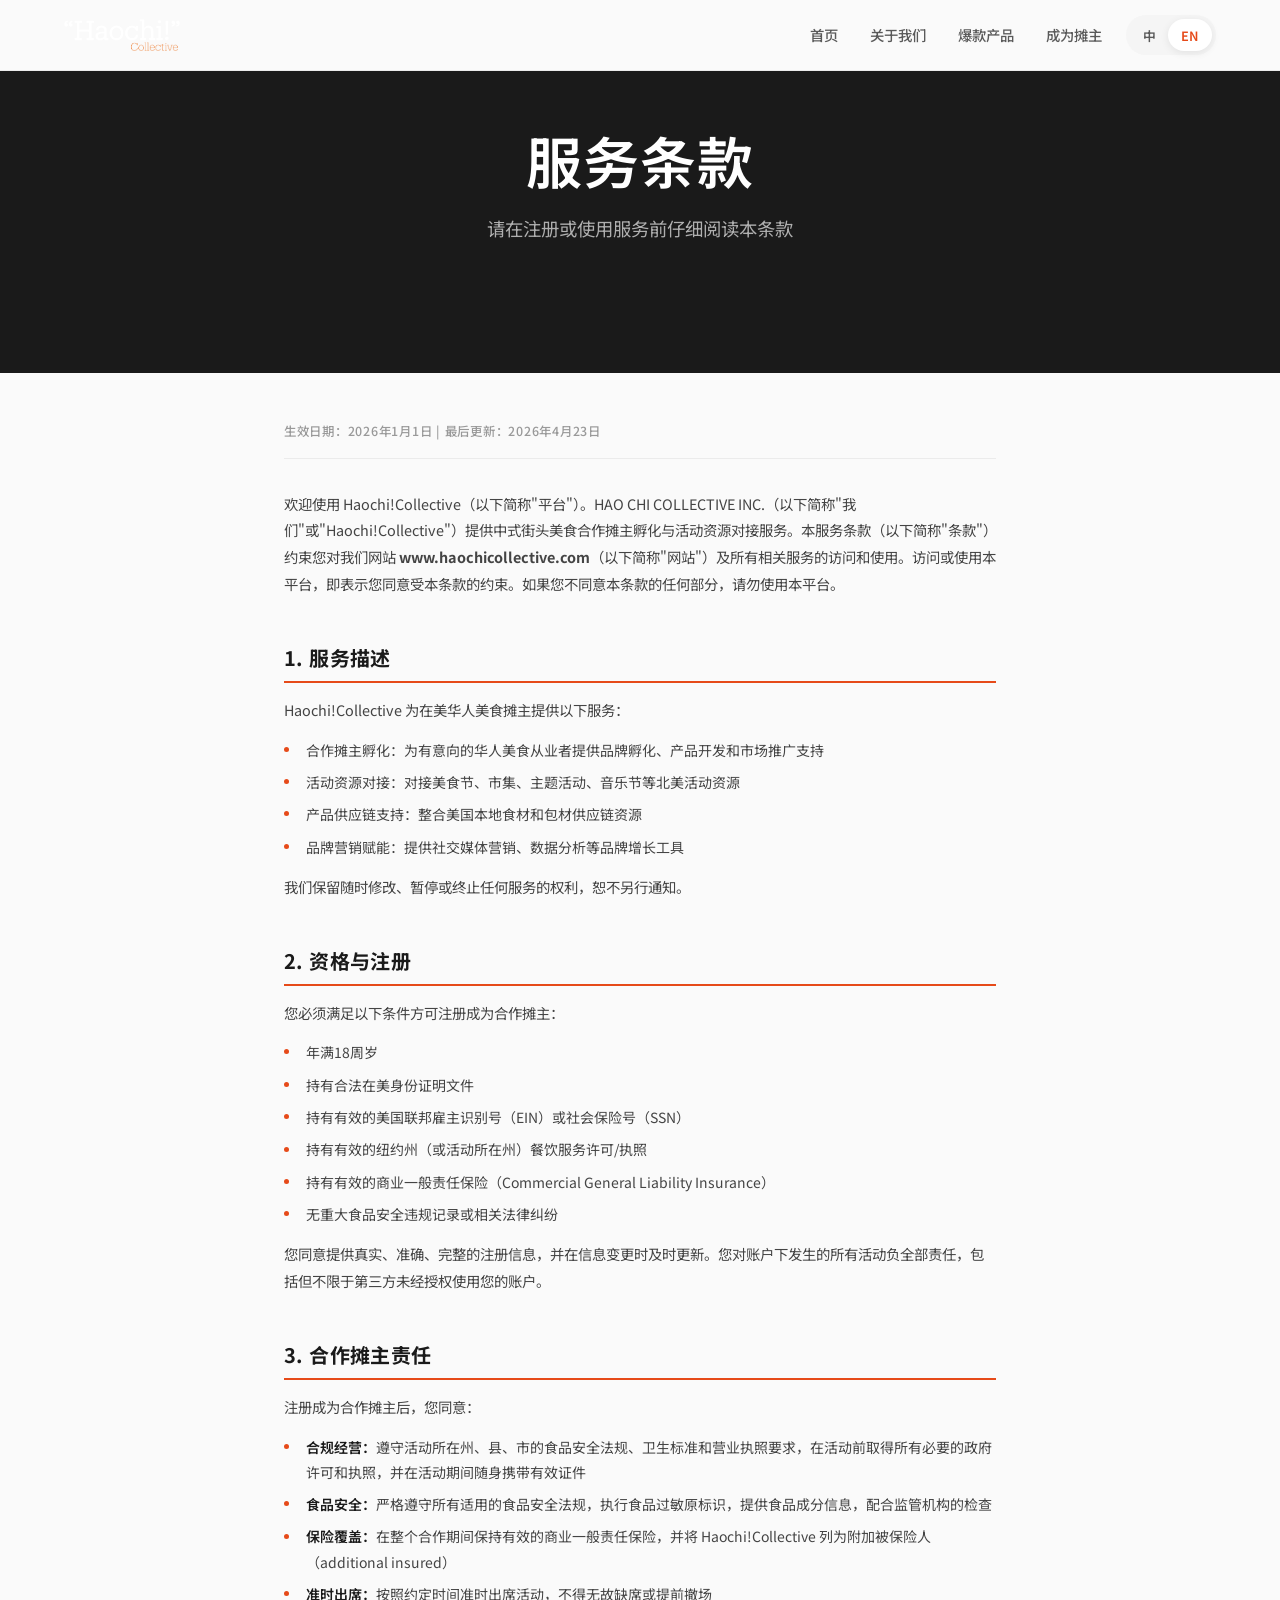
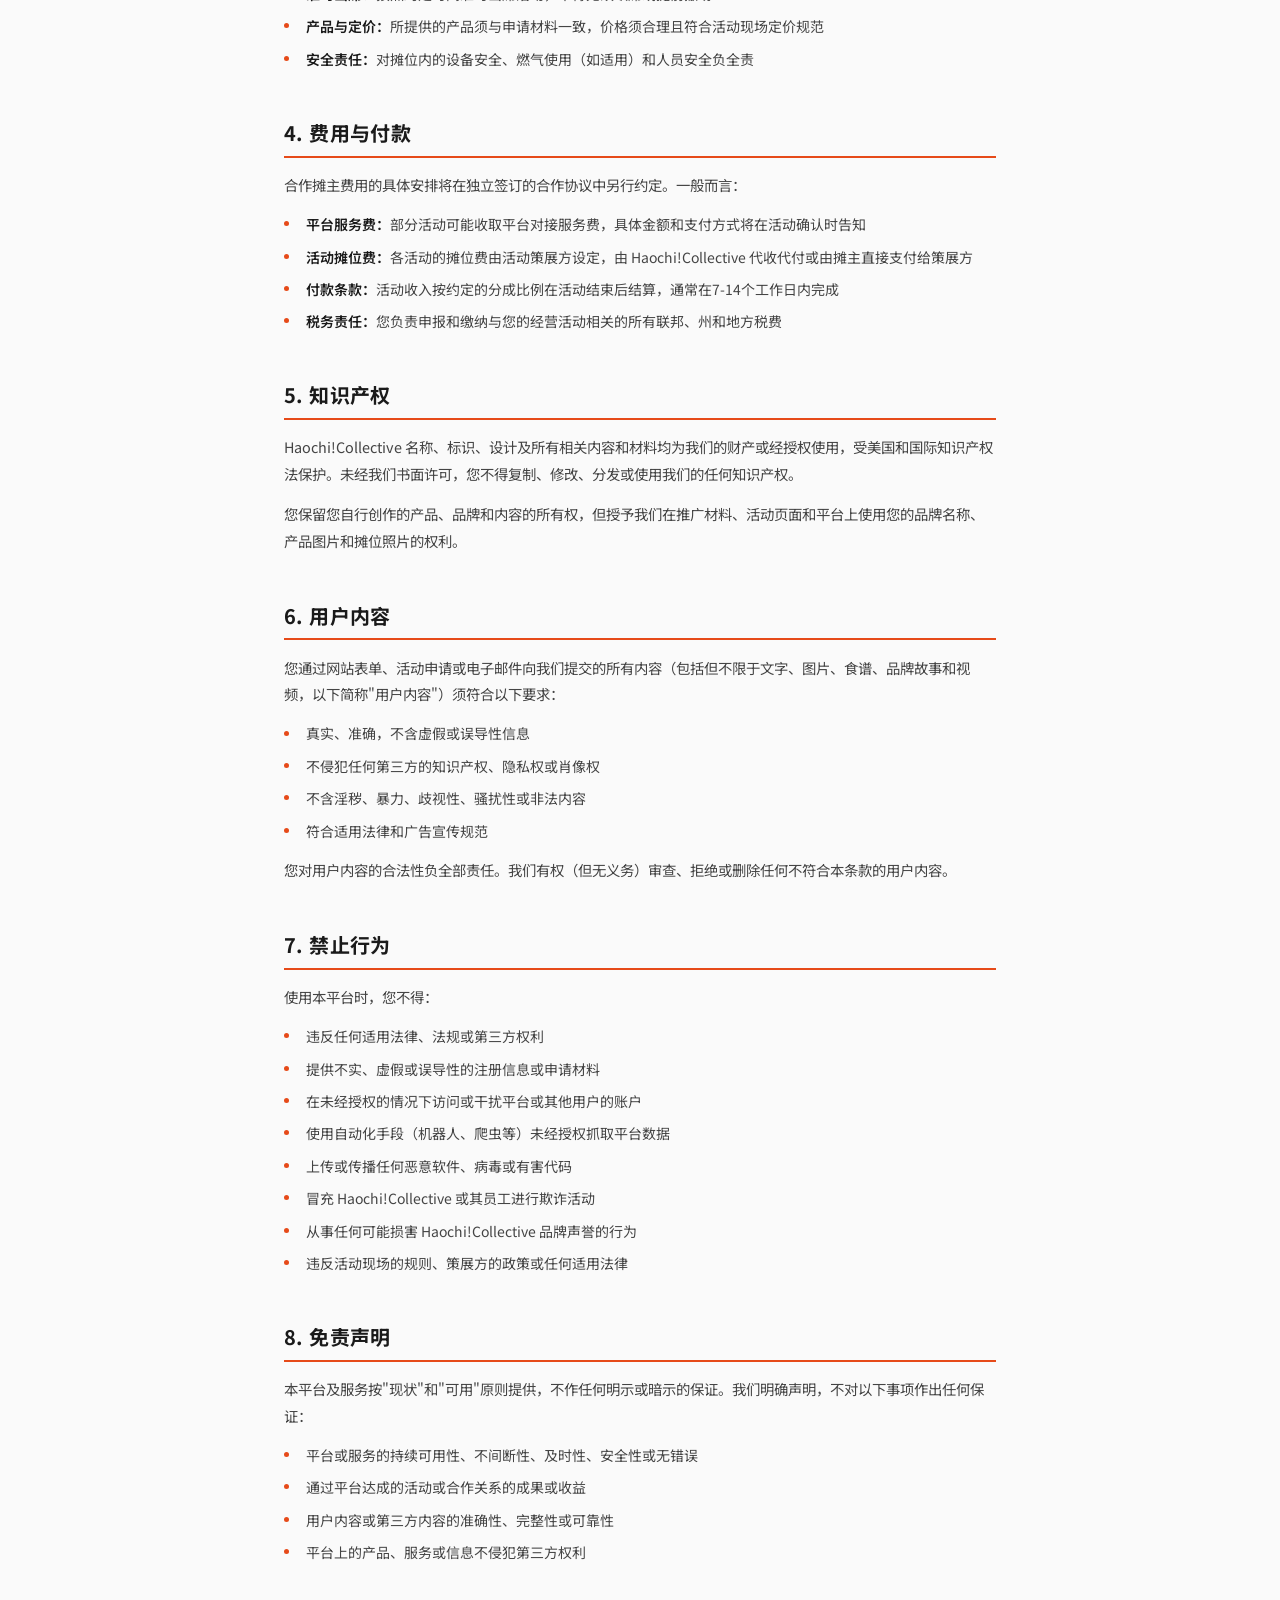
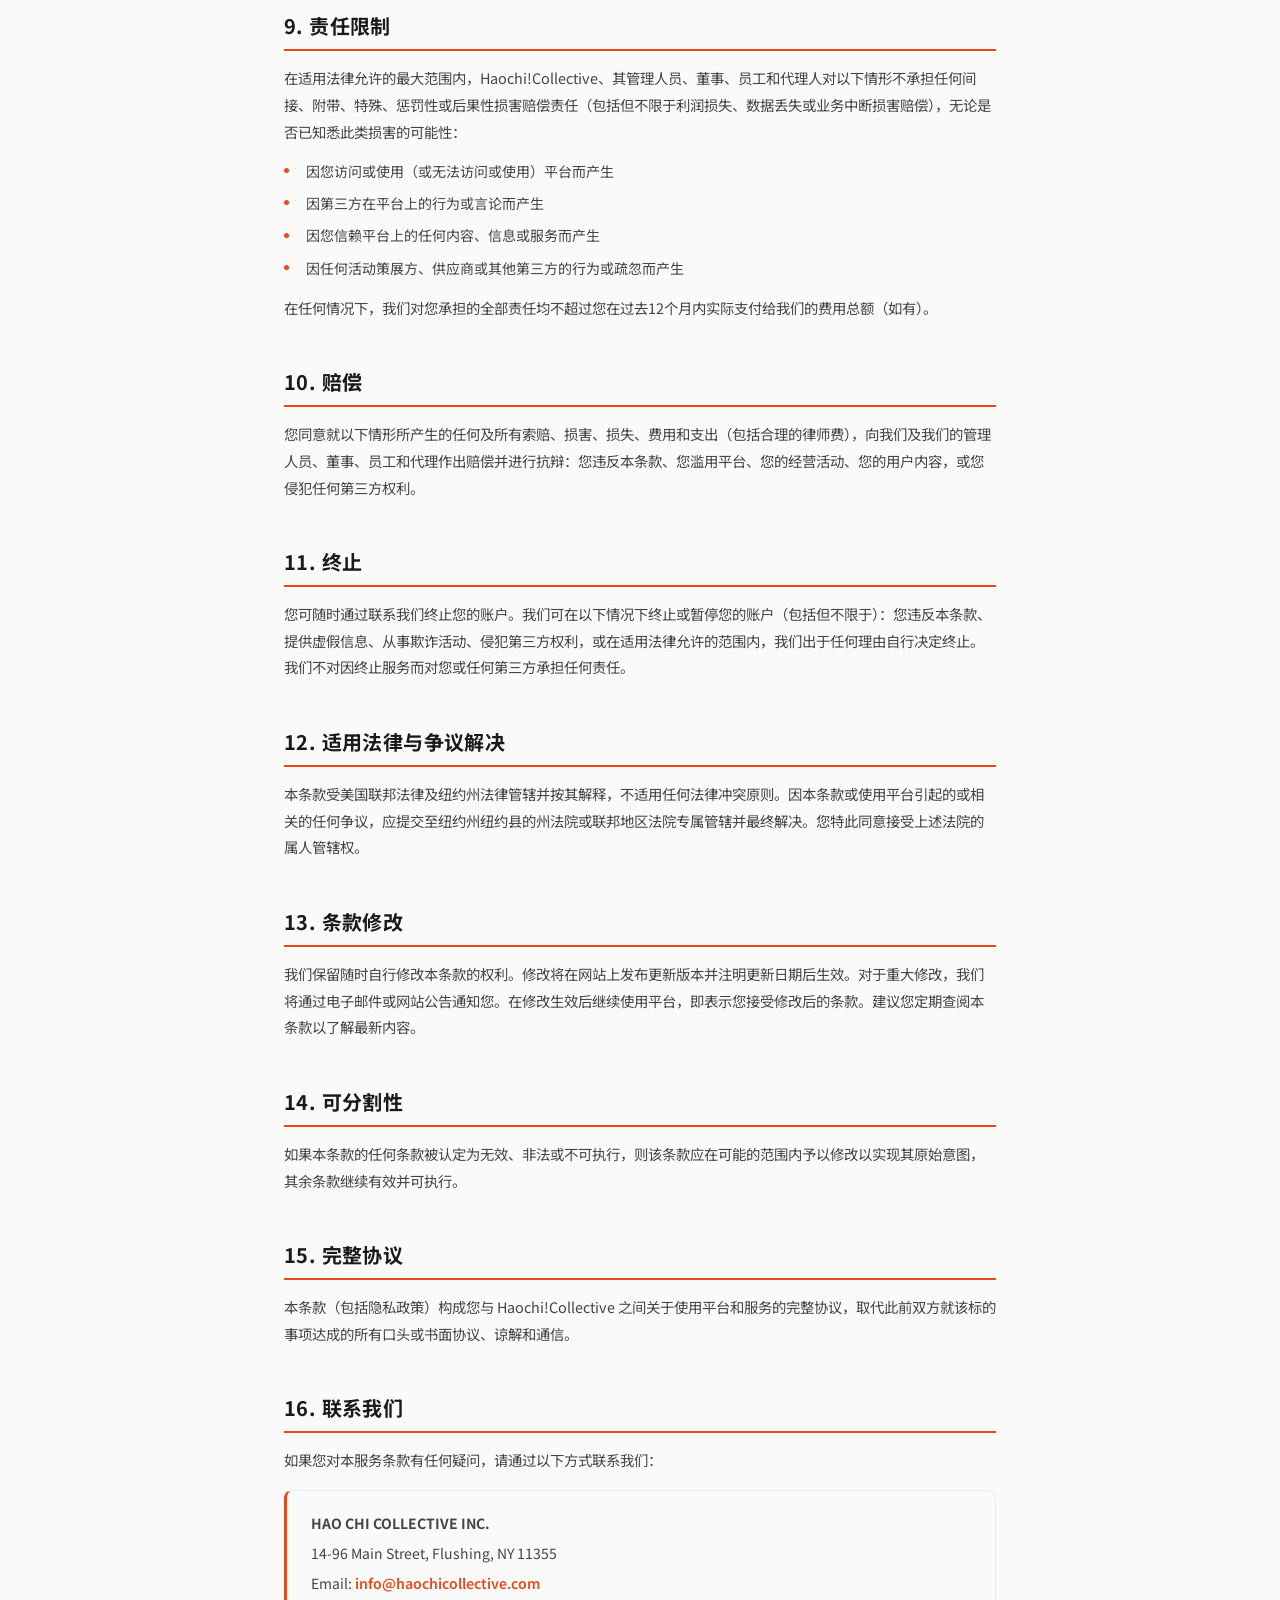
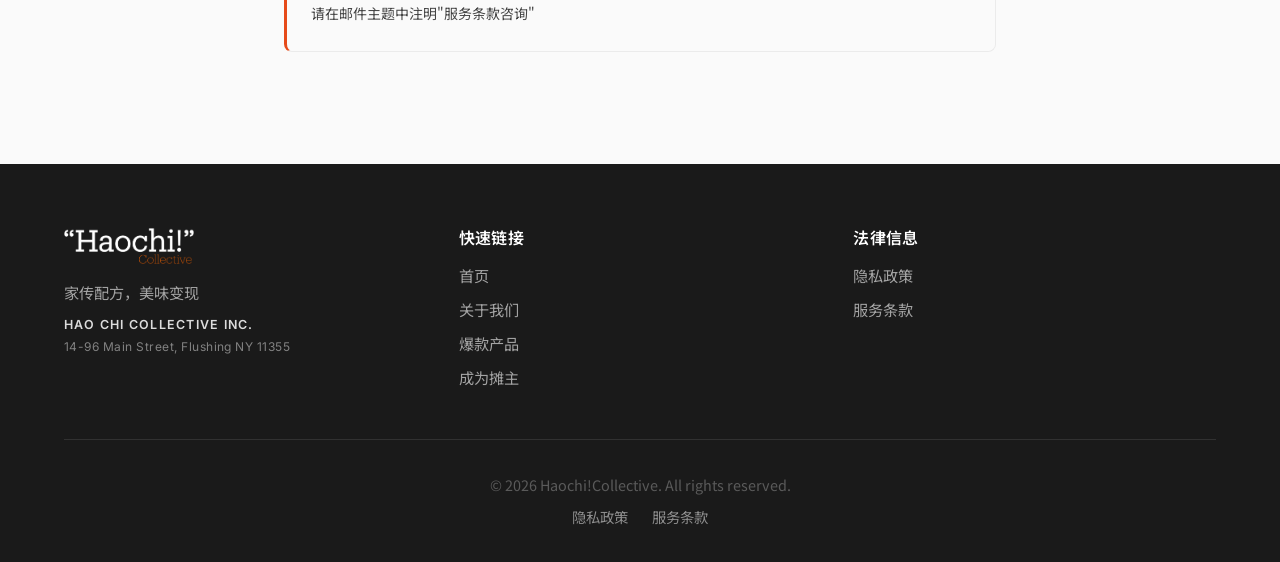
<file: terms-of-service.html>
<!DOCTYPE html>
<html lang="zh">
<head>
  <meta charset="UTF-8">
  <meta name="viewport" content="width=device-width, initial-scale=1.0">
  <title>Terms of Service | Haochi!Collective</title>
  <meta name="description" content="Haochi!Collective Terms of Service - Terms and conditions for vendors and users.">

  <link rel="preconnect" href="https://fonts.googleapis.com">
  <link rel="preconnect" href="https://fonts.gstatic.com" crossorigin>
  <link href="https://fonts.googleapis.com/css2?family=Inter:wght@400;500;600;700&family=Playfair+Display:wght@500;600;700&family=Noto+Sans+SC:wght@400;500;600;700&display=swap" rel="stylesheet">
  <link rel="stylesheet" href="styles.css">
</head>
<body>
  <!-- Header -->
  <header class="header">
    <div class="header-content">
          <a href="index.html">
        <img src="logo-footer.png" alt="Haochi!Collective" class="logo">
      </a>
      <nav class="nav">
        <ul class="nav-links">
          <li><a href="index.html" data-lang="zh">首页</a><a href="index.html" data-lang="en">Home</a></li>
          <li><a href="page-story.html" data-lang="zh">关于我们</a><a href="page-story.html" data-lang="en">About Us</a></li>
          <li><a href="page-products.html" data-lang="zh">爆款产品</a><a href="page-products.html" data-lang="en">Products</a></li>
          <li><a href="page-solution.html" data-lang="zh">成为摊主</a><a href="page-solution.html" data-lang="en">Become a Vendor</a></li>
        </ul>
        <div class="lang-toggle">
          <button data-lang-btn="zh">中</button>
          <button data-lang-btn="en" class="active">EN</button>
        </div>
      </nav>
      <button class="menu-toggle" aria-label="Menu">
        <span></span><span></span><span></span>
      </button>
    </div>
  </header>

  <nav class="mobile-nav">
    <ul class="mobile-nav-links">
      <li><a href="index.html" data-lang="zh">首页</a><a href="index.html" data-lang="en">Home</a></li>
      <li><a href="page-story.html" data-lang="zh">关于我们</a><a href="page-story.html" data-lang="en">About Us</a></li>
      <li><a href="page-products.html" data-lang="zh">爆款产品</a><a href="page-products.html" data-lang="en">Products</a></li>
      <li><a href="page-solution.html" data-lang="zh">成为摊主</a><a href="page-solution.html" data-lang="en">Become a Vendor</a></li>
    </ul>
  </nav>

  <!-- Hero Section -->
  <section class="legal-page-hero">
    <div class="legal-page-hero-inner">
      <h1 data-lang="zh">服务条款</h1>
      <h1 data-lang="en">Terms of Service</h1>
      <p class="hero-subtitle" data-lang="zh">请在注册或使用服务前仔细阅读本条款</p>
      <p class="hero-subtitle" data-lang="en">Please read these terms carefully before registering or using our services</p>
    </div>
  </section>

  <!-- Content -->
  <section class="page-section legal-section">
    <div class="container">
      <div class="legal-meta">
        <span data-lang="zh">生效日期：2026年1月1日 | 最后更新：2026年4月23日</span>
        <span data-lang="en">Effective Date: January 1, 2026 | Last Updated: April 23, 2026</span>
      </div>

      <!-- Preamble -->
      <div class="legal-block">
        <p data-lang="zh">
          欢迎使用 Haochi!Collective（以下简称"平台"）。HAO CHI COLLECTIVE INC.（以下简称"我们"或"Haochi!Collective"）提供中式街头美食合作摊主孵化与活动资源对接服务。本服务条款（以下简称"条款"）约束您对我们网站 <strong>www.haochicollective.com</strong>（以下简称"网站"）及所有相关服务的访问和使用。访问或使用本平台，即表示您同意受本条款的约束。如果您不同意本条款的任何部分，请勿使用本平台。
        </p>
        <p data-lang="en">
          Welcome to Haochi!Collective (the "Platform"). HAO CHI COLLECTIVE INC. ("we," "us," or "Haochi!Collective") provides services connecting Chinese street food vendors with event opportunities and incubation support. These Terms of Service ("Terms") govern your access to and use of our website <strong>www.haochicollective.com</strong> (the "Website") and all related services. By accessing or using the Platform, you agree to be bound by these Terms. If you do not agree with any part of these Terms, please do not use the Platform.
        </p>
      </div>

      <!-- Section 1 -->
      <div class="legal-block">
        <h2 data-lang="zh">1. 服务描述</h2>
        <h2 data-lang="en">1. Description of Services</h2>
        <p data-lang="zh">Haochi!Collective 为在美华人美食摊主提供以下服务：</p>
        <p data-lang="en">Haochi!Collective provides the following services to Chinese food vendors in the US:</p>
        <ul data-lang="zh">
          <li>合作摊主孵化：为有意向的华人美食从业者提供品牌孵化、产品开发和市场推广支持</li>
          <li>活动资源对接：对接美食节、市集、主题活动、音乐节等北美活动资源</li>
          <li>产品供应链支持：整合美国本地食材和包材供应链资源</li>
          <li>品牌营销赋能：提供社交媒体营销、数据分析等品牌增长工具</li>
        </ul>
        <ul data-lang="en">
          <li>Vendor incubation: providing brand development, product sourcing, and marketing support for aspiring Chinese food entrepreneurs</li>
          <li>Event access: connecting vendors with food festivals, markets, themed events, and music festivals across North America</li>
          <li>Supply chain support: integrating US-based ingredient and packaging supply chain resources</li>
          <li>Brand growth enablement: providing social media marketing, data analytics, and brand growth tools</li>
        </ul>
        <p data-lang="zh">我们保留随时修改、暂停或终止任何服务的权利，恕不另行通知。</p>
        <p data-lang="en">We reserve the right to modify, suspend, or discontinue any service at any time without prior notice.</p>
      </div>

      <!-- Section 2 -->
      <div class="legal-block">
        <h2 data-lang="zh">2. 资格与注册</h2>
        <h2 data-lang="en">2. Eligibility and Registration</h2>
        <p data-lang="zh">您必须满足以下条件方可注册成为合作摊主：</p>
        <p data-lang="en">To register as a vendor partner, you must meet the following requirements:</p>
        <ul data-lang="zh">
          <li>年满18周岁</li>
          <li>持有合法在美身份证明文件</li>
          <li>持有有效的美国联邦雇主识别号（EIN）或社会保险号（SSN）</li>
          <li>持有有效的纽约州（或活动所在州）餐饮服务许可/执照</li>
          <li>持有有效的商业一般责任保险（Commercial General Liability Insurance）</li>
          <li>无重大食品安全违规记录或相关法律纠纷</li>
        </ul>
        <ul data-lang="en">
          <li>Be at least 18 years of age</li>
          <li>Possess a valid US identity document</li>
          <li>Hold a valid US Federal Employer Identification Number (EIN) or Social Security Number (SSN)</li>
          <li>Hold a valid New York State (or the relevant state) food service permit/license</li>
          <li>Maintain valid Commercial General Liability Insurance</li>
          <li>Have no record of major food safety violations or related legal disputes</li>
        </ul>
        <p data-lang="zh">您同意提供真实、准确、完整的注册信息，并在信息变更时及时更新。您对账户下发生的所有活动负全部责任，包括但不限于第三方未经授权使用您的账户。</p>
        <p data-lang="en">You agree to provide true, accurate, and complete registration information and to promptly update it when changes occur. You are fully responsible for all activities conducted under your account, including but not limited to unauthorized use by third parties.</p>
      </div>

      <!-- Section 3 -->
      <div class="legal-block">
        <h2 data-lang="zh">3. 合作摊主责任</h2>
        <h2 data-lang="en">3. Vendor Responsibilities</h2>
        <p data-lang="zh">注册成为合作摊主后，您同意：</p>
        <p data-lang="en">By registering as a vendor partner, you agree to:</p>
        <ul data-lang="zh">
          <li><strong>合规经营：</strong>遵守活动所在州、县、市的食品安全法规、卫生标准和营业执照要求，在活动前取得所有必要的政府许可和执照，并在活动期间随身携带有效证件</li>
          <li><strong>食品安全：</strong>严格遵守所有适用的食品安全法规，执行食品过敏原标识，提供食品成分信息，配合监管机构的检查</li>
          <li><strong>保险覆盖：</strong>在整个合作期间保持有效的商业一般责任保险，并将 Haochi!Collective 列为附加被保险人（additional insured）</li>
          <li><strong>准时出席：</strong>按照约定时间准时出席活动，不得无故缺席或提前撤场</li>
          <li><strong>产品与定价：</strong>所提供的产品须与申请材料一致，价格须合理且符合活动现场定价规范</li>
          <li><strong>安全责任：</strong>对摊位内的设备安全、燃气使用（如适用）和人员安全负全责</li>
        </ul>
        <ul data-lang="en">
          <li><strong>Regulatory compliance:</strong> comply with all applicable food safety regulations, hygiene standards, and business license requirements of the state, county, and city where the event is held; obtain all necessary government permits and licenses before events; carry valid documents on-site</li>
          <li><strong>Food safety:</strong> strictly comply with all applicable food safety regulations, implement allergen labeling, provide ingredient information, and cooperate with regulatory inspections</li>
          <li><strong>Insurance coverage:</strong> maintain valid Commercial General Liability Insurance throughout the partnership period and name Haochi!Collective as an additional insured</li>
          <li><strong>Punctuality:</strong> arrive on time for all scheduled events and not leave early or fail to attend without valid reason</li>
          <li><strong>Products and pricing:</strong> products offered must match application materials; pricing must be reasonable and comply with event pricing guidelines</li>
          <li><strong>Safety responsibility:</strong> bear full responsibility for equipment safety, gas usage (if applicable), and personnel safety at the booth</li>
        </ul>
      </div>

      <!-- Section 4 -->
      <div class="legal-block">
        <h2 data-lang="zh">4. 费用与付款</h2>
        <h2 data-lang="en">4. Fees and Payments</h2>
        <p data-lang="zh">合作摊主费用的具体安排将在独立签订的合作协议中另行约定。一般而言：</p>
        <p data-lang="en">Specific fee arrangements for vendor partners will be set forth in a separate partnership agreement. In general:</p>
        <ul data-lang="zh">
          <li><strong>平台服务费：</strong>部分活动可能收取平台对接服务费，具体金额和支付方式将在活动确认时告知</li>
          <li><strong>活动摊位费：</strong>各活动的摊位费由活动策展方设定，由 Haochi!Collective 代收代付或由摊主直接支付给策展方</li>
          <li><strong>付款条款：</strong>活动收入按约定的分成比例在活动结束后结算，通常在7-14个工作日内完成</li>
          <li><strong>税务责任：</strong>您负责申报和缴纳与您的经营活动相关的所有联邦、州和地方税费</li>
        </ul>
        <ul data-lang="en">
          <li><strong>Platform fee:</strong> a platform service fee may apply for certain events; specific amounts and payment methods will be communicated upon event confirmation</li>
          <li><strong>Booth fees:</strong> booth fees for each event are set by the event organizer and are either collected by Haochi!Collective on behalf of the organizer or paid directly to the organizer by the vendor</li>
          <li><strong>Payment terms:</strong> event revenue is settled according to the agreed revenue-sharing ratio after the event, typically within 7-14 business days</li>
          <li><strong>Tax responsibility:</strong> you are responsible for reporting and paying all federal, state, and local taxes related to your business activities</li>
        </ul>
      </div>

      <!-- Section 5 -->
      <div class="legal-block">
        <h2 data-lang="zh">5. 知识产权</h2>
        <h2 data-lang="en">5. Intellectual Property</h2>
        <p data-lang="zh">Haochi!Collective 名称、标识、设计及所有相关内容和材料均为我们的财产或经授权使用，受美国和国际知识产权法保护。未经我们书面许可，您不得复制、修改、分发或使用我们的任何知识产权。</p>
        <p data-lang="en">The Haochi!Collective name, logo, design, and all related content and materials are our property or licensed to us, protected under US and international intellectual property laws. You may not copy, modify, distribute, or use any of our intellectual property without our prior written consent.</p>
        <p data-lang="zh">您保留您自行创作的产品、品牌和内容的所有权，但授予我们在推广材料、活动页面和平台上使用您的品牌名称、产品图片和摊位照片的权利。</p>
        <p data-lang="en">You retain ownership of your independently created products, brands, and content, but grant us the right to use your brand name, product photos, and booth images in promotional materials, event listings, and on the Platform.</p>
      </div>

      <!-- Section 6 -->
      <div class="legal-block">
        <h2 data-lang="zh">6. 用户内容</h2>
        <h2 data-lang="en">6. User Content</h2>
        <p data-lang="zh">您通过网站表单、活动申请或电子邮件向我们提交的所有内容（包括但不限于文字、图片、食谱、品牌故事和视频，以下简称"用户内容"）须符合以下要求：</p>
        <p data-lang="en">All content you submit to us through website forms, event applications, or email (including but not limited to text, images, recipes, brand stories, and videos, "User Content") must comply with the following requirements:</p>
        <ul data-lang="zh">
          <li>真实、准确，不含虚假或误导性信息</li>
          <li>不侵犯任何第三方的知识产权、隐私权或肖像权</li>
          <li>不含淫秽、暴力、歧视性、骚扰性或非法内容</li>
          <li>符合适用法律和广告宣传规范</li>
        </ul>
        <ul data-lang="en">
          <li>Be truthful, accurate, and free of false or misleading information</li>
          <li>Not infringe on any third party's intellectual property, privacy rights, or right of publicity</li>
          <li>Contain no obscene, violent, discriminatory, harassing, or illegal content</li>
          <li>Comply with applicable laws and advertising standards</li>
        </ul>
        <p data-lang="zh">您对用户内容的合法性负全部责任。我们有权（但无义务）审查、拒绝或删除任何不符合本条款的用户内容。</p>
        <p data-lang="en">You bear full responsibility for the legality of your User Content. We have the right (but not the obligation) to review, reject, or remove any User Content that does not comply with these Terms.</p>
      </div>

      <!-- Section 7 -->
      <div class="legal-block">
        <h2 data-lang="zh">7. 禁止行为</h2>
        <h2 data-lang="en">7. Prohibited Conduct</h2>
        <p data-lang="zh">使用本平台时，您不得：</p>
        <p data-lang="en">When using the Platform, you must not:</p>
        <ul data-lang="zh">
          <li>违反任何适用法律、法规或第三方权利</li>
          <li>提供不实、虚假或误导性的注册信息或申请材料</li>
          <li>在未经授权的情况下访问或干扰平台或其他用户的账户</li>
          <li>使用自动化手段（机器人、爬虫等）未经授权抓取平台数据</li>
          <li>上传或传播任何恶意软件、病毒或有害代码</li>
          <li>冒充 Haochi!Collective 或其员工进行欺诈活动</li>
          <li>从事任何可能损害 Haochi!Collective 品牌声誉的行为</li>
          <li>违反活动现场的规则、策展方的政策或任何适用法律</li>
        </ul>
        <ul data-lang="en">
          <li>Violate any applicable law, regulation, or third-party rights</li>
          <li>Provide false, fraudulent, or misleading registration information or application materials</li>
          <li>Access or interfere with the Platform or other users' accounts without authorization</li>
          <li>Use automated means (bots, crawlers, etc.) to unauthorizedly scrape platform data</li>
          <li>Upload or distribute any malware, viruses, or harmful code</li>
          <li>Impersonate Haochi!Collective or its employees for fraudulent activities</li>
          <li>Engage in any conduct that could damage Haochi!Collective's brand reputation</li>
          <li>Violate event site rules, organizer policies, or any applicable law</li>
        </ul>
      </div>

      <!-- Section 8 -->
      <div class="legal-block">
        <h2 data-lang="zh">8. 免责声明</h2>
        <h2 data-lang="en">8. Disclaimers</h2>
        <p data-lang="zh">本平台及服务按"现状"和"可用"原则提供，不作任何明示或暗示的保证。我们明确声明，不对以下事项作出任何保证：</p>
        <p data-lang="en">The Platform and Services are provided on an "AS IS" and "AS AVAILABLE" basis without any express or implied warranties. We expressly disclaim any warranties regarding:</p>
        <ul data-lang="zh">
          <li>平台或服务的持续可用性、不间断性、及时性、安全性或无错误</li>
          <li>通过平台达成的活动或合作关系的成果或收益</li>
          <li>用户内容或第三方内容的准确性、完整性或可靠性</li>
          <li>平台上的产品、服务或信息不侵犯第三方权利</li>
        </ul>
        <ul data-lang="en">
          <li>Continuous availability, uninterrupted, timely, secure, or error-free operation of the Platform or Services</li>
          <li>Outcomes or revenue generated from events or partnerships arranged through the Platform</li>
          <li>Accuracy, completeness, or reliability of User Content or third-party content on the Platform</li>
          <li>Non-infringement of third-party rights by products, services, or information on the Platform</li>
        </ul>
      </div>

      <!-- Section 9 -->
      <div class="legal-block">
        <h2 data-lang="zh">9. 责任限制</h2>
        <h2 data-lang="en">9. Limitation of Liability</h2>
        <p data-lang="zh">在适用法律允许的最大范围内，Haochi!Collective、其管理人员、董事、员工和代理人对以下情形不承担任何间接、附带、特殊、惩罚性或后果性损害赔偿责任（包括但不限于利润损失、数据丢失或业务中断损害赔偿），无论是否已知悉此类损害的可能性：</p>
        <p data-lang="en">To the maximum extent permitted by applicable law, Haochi!Collective, its officers, directors, employees, and agents shall not be liable for any indirect, incidental, special, punitive, or consequential damages (including but not limited to loss of profits, loss of data, or business interruption damages), whether or not we have been advised of the possibility of such damages:</p>
        <ul data-lang="zh">
          <li>因您访问或使用（或无法访问或使用）平台而产生</li>
          <li>因第三方在平台上的行为或言论而产生</li>
          <li>因您信赖平台上的任何内容、信息或服务而产生</li>
          <li>因任何活动策展方、供应商或其他第三方的行为或疏忽而产生</li>
        </ul>
        <ul data-lang="en">
          <li>Arising from your access to or use of (or inability to access or use) the Platform</li>
          <li>Arising from the conduct or statements of any third party on the Platform</li>
          <li>Arising from your reliance on any content, information, or service on the Platform</li>
          <li>Arising from the acts or omissions of any event organizer, supplier, or other third party</li>
        </ul>
        <p data-lang="zh">在任何情况下，我们对您承担的全部责任均不超过您在过去12个月内实际支付给我们的费用总额（如有）。</p>
        <p data-lang="en">In no event shall our total liability to you exceed the total fees you actually paid to us in the past 12 months (if any).</p>
      </div>

      <!-- Section 10 -->
      <div class="legal-block">
        <h2 data-lang="zh">10. 赔偿</h2>
        <h2 data-lang="en">10. Indemnification</h2>
        <p data-lang="zh">您同意就以下情形所产生的任何及所有索赔、损害、损失、费用和支出（包括合理的律师费），向我们及我们的管理人员、董事、员工和代理作出赔偿并进行抗辩：您违反本条款、您滥用平台、您的经营活动、您的用户内容，或您侵犯任何第三方权利。</p>
        <p data-lang="en">You agree to indemnify, defend, and hold harmless Haochi!Collective and our officers, directors, employees, and agents from any and all claims, damages, losses, costs, and expenses (including reasonable attorneys' fees) arising from: your breach of these Terms, your misuse of the Platform, your business activities, your User Content, or your infringement of any third-party rights.</p>
      </div>

      <!-- Section 11 -->
      <div class="legal-block">
        <h2 data-lang="zh">11. 终止</h2>
        <h2 data-lang="en">11. Termination</h2>
        <p data-lang="zh">您可随时通过联系我们终止您的账户。我们可在以下情况下终止或暂停您的账户（包括但不限于）：您违反本条款、提供虚假信息、从事欺诈活动、侵犯第三方权利，或在适用法律允许的范围内，我们出于任何理由自行决定终止。我们不对因终止服务而对您或任何第三方承担任何责任。</p>
        <p data-lang="en">You may terminate your account at any time by contacting us. We may terminate or suspend your account if: you breach these Terms, provide false information, engage in fraudulent activities, infringe third-party rights, or for any other reason at our sole discretion to the extent permitted by applicable law. We shall not be liable to you or any third party for any liability arising from termination of services.</p>
      </div>

      <!-- Section 12 -->
      <div class="legal-block">
        <h2 data-lang="zh">12. 适用法律与争议解决</h2>
        <h2 data-lang="en">12. Governing Law and Dispute Resolution</h2>
        <p data-lang="zh">本条款受美国联邦法律及纽约州法律管辖并按其解释，不适用任何法律冲突原则。因本条款或使用平台引起的或相关的任何争议，应提交至纽约州纽约县的州法院或联邦地区法院专属管辖并最终解决。您特此同意接受上述法院的属人管辖权。</p>
        <p data-lang="en">These Terms shall be governed by and construed in accordance with the laws of the State of New York and the United States, without regard to conflict of law principles. Any dispute arising from or related to these Terms or your use of the Platform shall be exclusively subject to the jurisdiction of the state or federal courts located in New York County, New York, which shall be the sole and final venue for resolution. You hereby consent to personal jurisdiction in such courts.</p>
      </div>

      <!-- Section 13 -->
      <div class="legal-block">
        <h2 data-lang="zh">13. 条款修改</h2>
        <h2 data-lang="en">13. Modifications to Terms</h2>
        <p data-lang="zh">我们保留随时自行修改本条款的权利。修改将在网站上发布更新版本并注明更新日期后生效。对于重大修改，我们将通过电子邮件或网站公告通知您。在修改生效后继续使用平台，即表示您接受修改后的条款。建议您定期查阅本条款以了解最新内容。</p>
        <p data-lang="en">We reserve the right to modify these Terms at any time at our sole discretion. Modifications will take effect upon posting the updated version on the Website with a revised date. For material changes, we will notify you by email or through a notice on the Website. Your continued use of the Platform after any modifications constitutes acceptance of the updated Terms. We encourage you to review these Terms periodically.</p>
      </div>

      <!-- Section 14 -->
      <div class="legal-block">
        <h2 data-lang="zh">14. 可分割性</h2>
        <h2 data-lang="en">14. Severability</h2>
        <p data-lang="zh">如果本条款的任何条款被认定为无效、非法或不可执行，则该条款应在可能的范围内予以修改以实现其原始意图，其余条款继续有效并可执行。</p>
        <p data-lang="en">If any provision of these Terms is found to be invalid, illegal, or unenforceable, such provision shall be modified to the extent possible to fulfill its original intent, and the remaining provisions shall continue in full force and effect.</p>
      </div>

      <!-- Section 15 -->
      <div class="legal-block">
        <h2 data-lang="zh">15. 完整协议</h2>
        <h2 data-lang="en">15. Entire Agreement</h2>
        <p data-lang="zh">本条款（包括隐私政策）构成您与 Haochi!Collective 之间关于使用平台和服务的完整协议，取代此前双方就该标的事项达成的所有口头或书面协议、谅解和通信。</p>
        <p data-lang="en">These Terms (including the Privacy Policy) constitute the entire agreement between you and Haochi!Collective regarding your use of the Platform and Services, superseding all prior oral or written agreements, understandings, and communications between the parties on this subject matter.</p>
      </div>

      <!-- Section 16 -->
      <div class="legal-block">
        <h2 data-lang="zh">16. 联系我们</h2>
        <h2 data-lang="en">16. Contact Us</h2>
        <p data-lang="zh">如果您对本服务条款有任何疑问，请通过以下方式联系我们：</p>
        <p data-lang="en">If you have any questions regarding these Terms of Service, please contact us at:</p>
        <div class="contact-box">
          <p><strong data-lang="zh">HAO CHI COLLECTIVE INC.</strong><strong data-lang="en">HAO CHI COLLECTIVE INC.</strong></p>
          <p>14-96 Main Street, Flushing, NY 11355</p>
          <p>Email: <a href="mailto:info@haochicollective.com">info@haochicollective.com</a></p>
          <p data-lang="zh">请在邮件主题中注明"服务条款咨询"</p>
          <p data-lang="en">Please include "Terms of Service Inquiry" in the email subject line</p>
        </div>
      </div>
    </div>
  </section>

  <!-- Footer -->
  <footer class="footer">
    <div class="container">
      <div class="footer-content">
        <div class="footer-brand">
          <img src="logo-footer.png" alt="Haochi!Collective" class="footer-logo">
          <p data-lang="zh">家传配方，美味变现</p>
          <p data-lang="en">From Family Recipes to Scalable Brands</p>
          <p class="footer-company">HAO CHI COLLECTIVE INC.</p>
          <p class="footer-address">14-96 Main Street, Flushing NY 11355</p>
        </div>

        <div class="footer-links">
          <h4 data-lang="zh">快速链接</h4>
          <h4 data-lang="en">Quick Links</h4>
          <ul>
            <li><a href="index.html" data-lang="zh">首页</a><a href="index.html" data-lang="en">Home</a></li>
            <li><a href="page-story.html" data-lang="zh">关于我们</a><a href="page-story.html" data-lang="en">About Us</a></li>
            <li><a href="page-products.html" data-lang="zh">爆款产品</a><a href="page-products.html" data-lang="en">Products</a></li>
            <li><a href="page-apply.html" data-lang="zh">成为摊主</a><a href="page-apply.html" data-lang="en">Become a Vendor</a></li>
          </ul>
        </div>

        <div class="footer-links">
          <h4 data-lang="zh">法律信息</h4>
          <h4 data-lang="en">Legal</h4>
          <ul>
            <li><a href="privacy-policy.html" data-lang="zh">隐私政策</a><a href="privacy-policy.html" data-lang="en">Privacy Policy</a></li>
            <li><a href="terms-of-service.html" class="active" data-lang="zh">服务条款</a><a href="terms-of-service.html" class="active" data-lang="en">Terms of Service</a></li>
          </ul>
        </div>
      </div>

      <div class="footer-bottom">
        <p>© 2026 Haochi!Collective. All rights reserved.</p>
        <div class="footer-bottom-links">
          <a href="privacy-policy.html" data-lang="zh">隐私政策</a><a href="privacy-policy.html" data-lang="en">Privacy Policy</a>
          <a href="terms-of-service.html" data-lang="zh">服务条款</a><a href="terms-of-service.html" data-lang="en">Terms of Service</a>
        </div>
      </div>
    </div>
  </footer>

  <script>
    const langToggle = document.querySelectorAll('[data-lang-btn]');
    const html = document.documentElement;

    langToggle.forEach(btn => {
      btn.addEventListener('click', () => {
        const lang = btn.dataset.langBtn;
        html.lang = lang;
        langToggle.forEach(b => b.classList.remove('active'));
        btn.classList.add('active');
        localStorage.setItem('hcc_lang', lang);
      });
    });

    const savedLang = localStorage.getItem('hcc_lang');
    if (savedLang) {
      html.lang = savedLang;
      langToggle.forEach(btn => {
        btn.classList.toggle('active', btn.dataset.langBtn === savedLang);
      });
    }

    const menuToggle = document.querySelector('.menu-toggle');
    const mobileNav = document.querySelector('.mobile-nav');

    menuToggle.addEventListener('click', () => {
      menuToggle.classList.toggle('active');
      mobileNav.classList.toggle('active');
    });

    const observer = new IntersectionObserver((entries) => {
      entries.forEach(entry => {
        if (entry.isIntersecting) {
          entry.target.classList.add('animated');
          observer.unobserve(entry.target);
        }
      });
    }, { threshold: 0.1 });

    document.querySelectorAll('.animate-on-scroll').forEach(el => {
      observer.observe(el);
    });
  </script>

  <!-- Mobile Bottom Tab Bar -->
    <nav class="mobile-tab-bar" aria-label="Mobile navigation">
    <a href="index.html" class="tab-item active">
      <svg class="tab-icon" xmlns="http://www.w3.org/2000/svg" viewBox="0 0 24 24" fill="none" stroke="currentColor" stroke-width="1.8" stroke-linecap="round" stroke-linejoin="round"><path d="M3 9.5L12 3l9 6.5V20a1 1 0 01-1 1H5a1 1 0 01-1-1V9.5z"/><path d="M9 21V12h6v9"/></svg>
      <span class="tab-label" data-lang="zh">首页</span>
      <span class="tab-label" data-lang="en">Home</span>
    </a>
    <a href="page-story.html" class="tab-item">
      <svg class="tab-icon" xmlns="http://www.w3.org/2000/svg" viewBox="0 0 24 24" fill="none" stroke="currentColor" stroke-width="1.8" stroke-linecap="round" stroke-linejoin="round"><circle cx="12" cy="8" r="4"/><path d="M4 20c0-4 3.6-7 8-7s8 3 8 7"/></svg>
      <span class="tab-label" data-lang="zh">关于我们</span>
      <span class="tab-label" data-lang="en">About Us</span>
    </a>
    <a href="page-products.html" class="tab-item">
      <svg class="tab-icon" xmlns="http://www.w3.org/2000/svg" viewBox="0 0 24 24" fill="none" stroke="currentColor" stroke-width="1.8" stroke-linecap="round" stroke-linejoin="round"><rect x="2" y="3" width="20" height="5" rx="1"/><path d="M4 8v11a2 2 0 002 2h12a2 2 0 002-2V8"/><path d="M10 12h4"/></svg>
      <span class="tab-label" data-lang="zh">爆款产品</span>
      <span class="tab-label" data-lang="en">Products</span>
    </a>
    <a href="page-solution.html" class="tab-item">
      <svg class="tab-icon" xmlns="http://www.w3.org/2000/svg" viewBox="0 0 24 24" fill="none" stroke="currentColor" stroke-width="1.8" stroke-linecap="round" stroke-linejoin="round"><circle cx="9" cy="8" r="3"/><path d="M3 20c0-3.3 2.7-6 6-6"/><line x1="17" y1="11" x2="17" y2="17"/><line x1="14" y1="14" x2="20" y2="14"/></svg>
      <span class="tab-label" data-lang="zh">成为摊主</span>
      <span class="tab-label" data-lang="en">Join Us</span>
    </a>
  </nav>
</body>
</html>
</file>
<file: styles.css>
/* ==========================================================================
   HAOCHI COLLECTIVE - Co-Vendor Website Styles
   American Style Design - Based on Notion Content
   ========================================================================== */

/* CSS Variables */
:root {
  --primary: #E64A19;
  --primary-dark: #D84315;
  --primary-light: #FF7043;
  --dark: #1A1A1A;
  --dark-secondary: #2D2D2D;
  --text-primary: #1A1A1A;
  --text-secondary: #5A5A5A;
  --text-light: #8A8A8A;
  --white: #FFFFFF;
  --gray-50: #FAFAFA;
  --gray-100: #F5F5F5;
  --gray-200: #EBEBEB;
  --gray-300: #E0E0E0;
  --success: #2E7D32;

  /* Typography */
  --font-display: 'Playfair Display', Georgia, serif;
  --font-body: 'Inter', -apple-system, BlinkMacSystemFont, sans-serif;
  --font-chinese: 'Noto Sans SC', 'PingFang SC', 'Hiragino Sans GB', 'Microsoft YaHei', sans-serif;
  --font-zh-heading: 'Noto Sans SC', 'PingFang SC', 'Hiragino Sans GB', 'Microsoft YaHei', sans-serif;

  /* Spacing */
  --space-xs: 0.25rem;
  --space-sm: 0.5rem;
  --space-md: 1rem;
  --space-lg: 1.5rem;
  --space-xl: 2rem;
  --space-2xl: 3rem;
  --space-3xl: 4rem;

  /* Layout */
  --max-width: 1200px;
  --border-radius: 8px;
  --border-radius-lg: 16px;

  /* Transitions */
  --transition-fast: 0.18s ease;
  --transition-base: 0.25s ease;
  --transition-slow: 0.45s ease;
  --transition-bounce: cubic-bezier(0.34, 1.56, 0.64, 1);
}

/* Reset */
*, *::before, *::after {
  box-sizing: border-box;
  margin: 0;
  padding: 0;
}

html {
  scroll-behavior: smooth;
}

body {
  font-family: var(--font-body), var(--font-chinese);
  font-size: 16px;
  line-height: 1.7;
  color: var(--text-primary);
  background: var(--white);
  -webkit-font-smoothing: antialiased;
}

img {
  max-width: 100%;
  height: auto;
  display: block;
}

a {
  color: inherit;
  text-decoration: none;
}

button {
  cursor: pointer;
  border: none;
  background: none;
  font-family: inherit;
}

h1, h2, h3, h4 {
  font-family: var(--font-display);
  font-weight: 600;
  line-height: 1.2;
  color: var(--dark);
}

h1 { font-size: clamp(2.5rem, 6vw, 4rem); }
h2 { font-size: clamp(2rem, 4vw, 3rem); }
h3 { font-size: clamp(1.5rem, 3vw, 2rem); }
h4 { font-size: 1.25rem; }

p {
  color: var(--text-secondary);
  line-height: 1.8;
}

/* Layout */
.container {
  max-width: var(--max-width);
  margin: 0 auto;
  padding: 0 var(--space-lg);
}

.section {
  padding: var(--space-3xl) 0;
}

.section-header {
  text-align: center;
  margin-bottom: var(--space-2xl);
}

.section-label {
  display: inline-block;
  font-size: 0.875rem;
  font-weight: 600;
  text-transform: uppercase;
  letter-spacing: 0.15em;
  color: var(--primary);
  margin-bottom: var(--space-sm);
}

/* ==========================================================================
   Header
   ========================================================================== */
.header {
  position: fixed;
  top: 0;
  left: 0;
  right: 0;
  z-index: 1000;
  background: rgba(255, 255, 255, 0.98);
  backdrop-filter: blur(10px);
  border-bottom: 1px solid var(--gray-200);
}

.header-content {
  display: flex;
  align-items: center;
  justify-content: space-between;
  height: 70px;
  max-width: var(--max-width);
  margin: 0 auto;
  padding: 0 var(--space-lg);
}

.logo {
  height: 32px;
  width: auto;
  object-fit: contain;
}

.nav {
  display: flex;
  align-items: center;
  gap: var(--space-lg);
}

.nav-links {
  display: none;
  list-style: none;
  gap: var(--space-xl);
}

.nav-links a {
  font-size: 0.9rem;
  font-weight: 500;
  color: var(--text-secondary);
  transition: var(--transition-fast);
  position: relative;
}

.nav-links a::after {
  content: '';
  position: absolute;
  bottom: -4px;
  left: 0;
  width: 0;
  height: 2px;
  background: var(--primary);
  transition: var(--transition-fast);
}

.nav-links a:hover,
.nav-links a.active {
  color: var(--text-primary);
}

.nav-links a:hover::after,
.nav-links a.active::after {
  width: 100%;
}

/* Language Toggle */
.lang-toggle {
  display: flex;
  background: var(--gray-100);
  border-radius: 20px;
  padding: 4px;
}

.lang-toggle button {
  padding: 0.4rem 0.8rem;
  font-size: 0.8rem;
  font-weight: 600;
  border-radius: 16px;
  color: var(--text-secondary);
  transition: var(--transition-fast);
}

.lang-toggle button.active {
  background: var(--white);
  color: var(--primary);
  box-shadow: 0 2px 8px rgba(0,0,0,0.08);
}

/* Mobile Menu */
.menu-toggle {
  display: flex;
  flex-direction: column;
  gap: 5px;
  padding: 8px;
}

.menu-toggle span {
  width: 22px;
  height: 2px;
  background: var(--text-primary);
  transition: var(--transition-fast);
}

/* Hamburger → X animation */
.menu-toggle.active span:nth-child(1) {
  transform: rotate(45deg) translate(5px, 5px);
}
.menu-toggle.active span:nth-child(2) {
  opacity: 0;
}
.menu-toggle.active span:nth-child(3) {
  transform: rotate(-45deg) translate(5px, -5px);
}

.mobile-nav {
  position: fixed;
  top: 70px;
  left: 0;
  right: 0;
  background: var(--white);
  padding: var(--space-lg);
  border-bottom: 1px solid var(--gray-200);
  transform: translateY(-100%);
  opacity: 0;
  visibility: hidden;
  transition: var(--transition-base);
  z-index: 999;
}

.mobile-nav.active {
  transform: translateY(0);
  opacity: 1;
  visibility: visible;
}

.mobile-nav-links {
  list-style: none;
  display: flex;
  flex-direction: column;
  gap: var(--space-sm);
}

.mobile-nav-links a {
  display: block;
  padding: var(--space-md);
  font-weight: 500;
  border-radius: var(--border-radius);
  transition: var(--transition-fast);
}

.mobile-nav-links a:hover {
  background: var(--gray-100);
}

/* ==========================================================================
   Mobile Bottom Tab Bar (visible on small screens)
   ========================================================================== */
.mobile-tab-bar {
  display: none;
}

@media (max-width: 767px) {
  /* 隐藏汉堡菜单按钮 */
  .menu-toggle {
    display: none;
  }

  /* 隐藏下拉式 mobile-nav（由 tab bar 替代） */
  .mobile-nav {
    display: none !important;
  }

  /* 底部 Tab Bar */
  .mobile-tab-bar {
    display: flex;
    position: fixed;
    bottom: 0;
    left: 0;
    right: 0;
    z-index: 1000;
    background: rgba(255, 255, 255, 0.97);
    backdrop-filter: blur(12px);
    border-top: 1px solid var(--gray-200);
    padding: 6px 0 max(6px, env(safe-area-inset-bottom));
    justify-content: space-around;
    align-items: center;
  }

  .tab-item {
    display: flex;
    flex-direction: column;
    align-items: center;
    gap: 3px;
    flex: 1;
    cursor: pointer;
    text-decoration: none;
    color: var(--text-light);
    transition: color var(--transition-fast);
    padding: 4px 0;
  }

  .tab-item.active,
  .tab-item:hover {
    color: var(--primary);
  }

  .tab-icon {
    width: 22px;
    height: 22px;
    stroke: currentColor;
    flex-shrink: 0;
  }

  .tab-label {
    font-size: 0.65rem;
    font-weight: 600;
    letter-spacing: 0.02em;
    white-space: nowrap;
  }

  /* 底部 Tab Bar 占位：让正文内容不被遮挡 */
  body {
    padding-bottom: calc(64px + env(safe-area-inset-bottom));
  }

  /* 顶部导航栏移动端 —— 只显示 Logo + 语言切换 */
  .nav {
    gap: var(--space-sm);
  }

  .nav .nav-links {
    display: none !important;
  }
}

/* ==========================================================================
   Hero Section
   ========================================================================== */
.hero {
  position: relative;
  min-height: 100vh;
  display: flex;
  align-items: center;
  background: var(--dark);
  overflow: hidden;
}

.hero-bg {
  position: absolute;
  inset: 0;
  background-size: cover;
  background-position: center 35%;
  opacity: 0.55;
  transform: scale(1.04);
  animation: heroZoom 18s ease-in-out infinite alternate;
}

@keyframes heroZoom {
  from { transform: scale(1.04); background-position: center 35%; }
  to   { transform: scale(1.10); background-position: center 42%; }
}

/* 暖橙色叠层：强化烟火气氛围 */
.hero-color-wash {
  position: absolute;
  inset: 0;
  background: radial-gradient(ellipse 80% 60% at 50% 60%,
    rgba(200, 60, 0, 0.22) 0%,
    rgba(255, 120, 0, 0.10) 50%,
    transparent 100%);
  pointer-events: none;
  z-index: 0;
}

.hero-content {
  position: relative;
  z-index: 1;
  text-align: center;
  padding: 120px var(--space-lg) var(--space-3xl);
  max-width: 900px;
  margin: 0 auto;
}

.hero-badge {
  display: inline-block;
  padding: 0.5rem 1rem;
  background: rgba(230, 74, 25, 0.2);
  border: 1px solid var(--primary);
  border-radius: 50px;
  font-size: 0.85rem;
  font-weight: 600;
  color: var(--primary-light);
  margin-bottom: var(--space-lg);
}

.hero h1 {
  color: var(--white);
  margin-bottom: var(--space-lg);
  font-size: clamp(2.5rem, 7vw, 4.5rem);
  letter-spacing: -0.02em;
}

.hero-subtitle {
  font-size: clamp(1.1rem, 2vw, 1.4rem);
  color: rgba(255, 255, 255, 0.75);
  margin-bottom: var(--space-2xl);
  line-height: 1.8;
}

/* Hero Buttons Layout */
.hero-buttons {
  display: flex;
  gap: 1rem;
  justify-content: center;
  flex-wrap: wrap;
  align-items: center;
}

/* ── Hero Buttons: Equal-Size Base ────────────────────────────── */
.btn-hero-equal {
  display: inline-flex;
  align-items: center;
  justify-content: center;
  min-width: 160px;
  padding: 0.95rem 2rem;
  font-size: 1rem;
  font-weight: 600;
  letter-spacing: 0.025em;
  border-radius: 50px;
  border: 1.5px solid transparent;
  text-decoration: none;
  position: relative;
  overflow: hidden;
  cursor: pointer;
  -webkit-tap-highlight-color: transparent;
  user-select: none;
  transition: background 0.22s ease, border-color 0.22s ease,
              color 0.22s ease, transform 0.22s ease, box-shadow 0.22s ease;
}

/* Shimmer on hover */
.btn-hero-equal::before {
  content: '';
  position: absolute;
  inset: 0;
  background: linear-gradient(120deg, transparent 30%, rgba(255,255,255,0.14) 50%, transparent 70%);
  transform: translateX(-100%);
  transition: none;
}
.btn-hero-equal:hover::before {
  animation: heroShimmer 0.5s ease forwards;
}
@keyframes heroShimmer {
  to { transform: translateX(120%); }
}

/* ── Solid (主操作按钮) ─────────────────────────────────────────── */
.btn-hero-solid {
  background: var(--primary);
  color: var(--white);
  border-color: var(--primary);
  box-shadow: 0 3px 16px rgba(230, 74, 25, 0.40),
              inset 0 1px 0 rgba(255,255,255,0.12);
}
.btn-hero-solid:hover {
  background: var(--primary-dark);
  border-color: var(--primary-dark);
  transform: translateY(-2px);
  box-shadow: 0 7px 24px rgba(230, 74, 25, 0.50),
              inset 0 1px 0 rgba(255,255,255,0.1);
  color: var(--white);
}
.btn-hero-solid:active {
  transform: translateY(0);
  box-shadow: 0 2px 8px rgba(230, 74, 25, 0.30);
}
.btn-hero-solid:focus-visible {
  outline: 3px solid rgba(255, 130, 50, 0.65);
  outline-offset: 3px;
}

/* ── Glass (次级按钮) ───────────────────────────────────────────── */
.btn-hero-glass {
  background: rgba(255,255,255,0.10);
  color: rgba(255,255,255,0.92);
  border-color: rgba(255,255,255,0.38);
  backdrop-filter: blur(8px);
  -webkit-backdrop-filter: blur(8px);
}
.btn-hero-glass:hover {
  background: rgba(255,255,255,0.20);
  border-color: rgba(255,255,255,0.75);
  color: var(--white);
  transform: translateY(-2px);
  box-shadow: 0 6px 20px rgba(0,0,0,0.18);
}
.btn-hero-glass:active {
  transform: translateY(0);
  background: rgba(255,255,255,0.14);
}
.btn-hero-glass:focus-visible {
  outline: 3px solid rgba(255,255,255,0.55);
  outline-offset: 3px;
}

/* ── Hero Scroll Hint ─────────────────────────────────────────── */
.hero-scroll-hint {
  position: absolute;
  bottom: 2rem;
  left: 50%;
  transform: translateX(-50%);
  display: flex;
  flex-direction: column;
  align-items: center;
  gap: 0.6rem;
  color: rgba(255,255,255,0.55);
  font-size: 0.72rem;
  font-weight: 500;
  letter-spacing: 0.12em;
  text-transform: uppercase;
  z-index: 2;
  pointer-events: none;
  animation: scrollHintFade 3s ease-in-out infinite;
}
.scroll-line {
  display: block;
  width: 1.5px;
  height: 40px;
  background: linear-gradient(to bottom, transparent, rgba(255,255,255,0.6));
  animation: scrollLineDrop 3s ease-in-out infinite;
}
@keyframes scrollHintFade {
  0%, 100% { opacity: 0.45; }
  50%       { opacity: 0.90; }
}
@keyframes scrollLineDrop {
  0%   { transform: scaleY(0); transform-origin: top; }
  50%  { transform: scaleY(1); transform-origin: top; }
  100% { transform: scaleY(1); transform-origin: bottom; opacity: 0; }
}

.hero-stats {
  display: grid;
  grid-template-columns: repeat(3, 1fr);
  gap: var(--space-xl);
  margin-top: var(--space-3xl);
  padding-top: var(--space-2xl);
  border-top: 1px solid rgba(255, 255, 255, 0.15);
}

.stat-item {
  text-align: center;
}

.stat-number {
  font-family: var(--font-display);
  font-size: clamp(2.5rem, 5vw, 3.5rem);
  font-weight: 700;
  color: var(--primary);
  line-height: 1;
  margin-bottom: 0.5rem;
}

.stat-label {
  font-size: 0.95rem;
  color: rgba(255, 255, 255, 0.6);
}

/* Buttons */
.btn {
  display: inline-flex;
  align-items: center;
  justify-content: center;
  gap: 0.4rem;
  padding: 0.875rem 2rem;
  font-size: 0.95rem;
  font-weight: 600;
  border-radius: 50px;
  letter-spacing: 0.01em;
  border: 2px solid transparent;
  cursor: pointer;
  text-decoration: none;
  position: relative;
  overflow: hidden;
  transition: background 0.2s ease, color 0.2s ease, border-color 0.2s ease,
              transform 0.2s ease, box-shadow 0.2s ease;
  -webkit-tap-highlight-color: transparent;
  user-select: none;
}

/* Ripple layer */
.btn::after {
  content: '';
  position: absolute;
  inset: 0;
  background: rgba(255,255,255,0.15);
  opacity: 0;
  transition: opacity 0.15s ease;
  border-radius: inherit;
}
.btn:active::after {
  opacity: 1;
}

/* Primary */
.btn-primary {
  background: var(--primary);
  color: var(--white);
  box-shadow: 0 2px 10px rgba(230, 74, 25, 0.25);
}
.btn-primary:hover {
  background: var(--primary-dark);
  box-shadow: 0 6px 20px rgba(230, 74, 25, 0.35);
  transform: translateY(-2px);
}
.btn-primary:active {
  transform: translateY(0);
  box-shadow: 0 2px 8px rgba(230, 74, 25, 0.2);
}
.btn-primary:focus-visible {
  outline: 3px solid rgba(230, 74, 25, 0.5);
  outline-offset: 3px;
}

/* Outline (on dark bg / hero) */
.btn-outline {
  border-color: rgba(255,255,255,0.5);
  color: var(--white);
  background: transparent;
}
.btn-outline:hover {
  border-color: var(--white);
  background: rgba(255,255,255,0.12);
  transform: translateY(-2px);
}
.btn-outline:active {
  transform: translateY(0);
}
.btn-outline:focus-visible {
  outline: 3px solid rgba(255,255,255,0.5);
  outline-offset: 3px;
}

/* Secondary (light bg) */
.btn-secondary {
  background: var(--white);
  color: var(--primary);
  border-color: var(--primary);
}
.btn-secondary:hover {
  background: var(--primary);
  color: var(--white);
  transform: translateY(-2px);
  box-shadow: 0 6px 20px rgba(230, 74, 25, 0.25);
}
.btn-secondary:active {
  transform: translateY(0);
}
.btn-secondary:focus-visible {
  outline: 3px solid rgba(230, 74, 25, 0.4);
  outline-offset: 3px;
}

/* Ghost (inline text-link style) */
.btn-ghost {
  background: transparent;
  color: var(--primary);
  padding-left: 0;
  padding-right: 0;
  border-radius: 4px;
}
.btn-ghost:hover {
  color: var(--primary-dark);
  gap: 0.65rem;
}
.btn-ghost:focus-visible {
  outline: 2px solid var(--primary);
  outline-offset: 2px;
  border-radius: 4px;
}

/* Size modifiers */
.btn-sm {
  padding: 0.55rem 1.2rem;
  font-size: 0.875rem;
}
.btn-lg {
  padding: 1.1rem 2.5rem;
  font-size: 1.05rem;
}

/* ==========================================================================
   Stats Section
   ========================================================================== */
.stats-section {
  padding: var(--space-3xl) 0;
  background: var(--white);
}

.stats-grid {
  display: grid;
  grid-template-columns: repeat(2, 1fr);
  gap: 1.25rem;
  text-align: center;
}

@media (min-width: 768px) {
  .stats-grid {
    grid-template-columns: repeat(4, 1fr);
    gap: var(--space-xl);
  }
}

.stats-grid .stat-item {
  padding: 1.75rem 1.25rem 1.5rem;
  background: var(--gray-50);
  border-radius: var(--border-radius-lg);
  border: 1px solid var(--gray-200);
  transition: var(--transition-base);
  display: flex;
  flex-direction: column;
  align-items: center;
}

.stats-grid .stat-item:hover {
  transform: translateY(-4px);
  box-shadow: 0 8px 30px rgba(0, 0, 0, 0.07);
  border-color: var(--primary);
}

.stats-grid .stat-number {
  display: block;
  font-family: var(--font-display);
  font-size: clamp(1.8rem, 3.5vw, 2.6rem);
  font-weight: 700;
  color: var(--primary);
  line-height: 1.15;
  margin-bottom: 0.4rem;
  white-space: nowrap;
}

.stats-grid .stat-label {
  display: block;
  font-size: 0.9rem;
  color: var(--text-primary);
  font-weight: 600;
  line-height: 1.4;
  margin-bottom: 0.6rem;
}

.stats-grid .stat-sub {
  display: block;
  font-size: 0.75rem;
  color: var(--text-light);
  font-weight: 400;
  line-height: 1.55;
  padding-top: 0.55rem;
  border-top: 1px solid var(--gray-200);
  width: 100%;
  text-align: center;
}

/* ==========================================================================
   Features Grid
   ========================================================================== */
.features-grid {
  display: grid;
  grid-template-columns: repeat(1, 1fr);
  gap: var(--space-xl);
  margin-top: var(--space-2xl);
}

@media (min-width: 640px) {
  .features-grid {
    grid-template-columns: repeat(2, 1fr);
  }
}

@media (min-width: 1024px) {
  .features-grid {
    grid-template-columns: repeat(4, 1fr);
  }
}

.feature-card {
  padding: 1.75rem 1.5rem;
  background: var(--white);
  border-radius: var(--border-radius-lg);
  text-align: left;
  border: 1px solid var(--gray-200);
  transition: var(--transition-base);
}

.feature-card:hover {
  transform: translateY(-4px);
  box-shadow: 0 12px 40px rgba(0, 0, 0, 0.08);
  border-color: var(--primary);
}

.feature-icon {
  width: 68px;
  height: 68px;
  margin: 0 auto var(--space-lg);
  display: flex;
  align-items: center;
  justify-content: center;
  background: rgba(230, 74, 25, 0.07);
  border-radius: 18px;
  color: var(--primary);
  transition: var(--transition-base);
}

.feature-card:hover .feature-icon {
  background: var(--primary);
  color: var(--white);
}

.feature-card h3 {
  font-size: 1.05rem;
  font-weight: 600;
  margin-bottom: var(--space-sm);
  color: var(--dark);
  text-align: left;
}

.feature-card p {
  font-size: 0.82rem;
  color: var(--text-secondary);
  line-height: 1.65;
  text-align: left;
}

/* ==========================================================================
   Page Sections
   ========================================================================== */
.page-section {
  padding: var(--space-3xl) 0;
}

.page-section:nth-child(even) {
  background: var(--gray-50);
}

/* Story Section */
.story-section {
  padding: var(--space-3xl) 0;
}

.story-section .container {
  max-width: 720px;
}

.story-intro {
  margin-bottom: var(--space-xl);
}

.story-intro p {
  font-size: 0.9rem;
  line-height: 1.9;
  color: #444;
  text-align: left;
  margin-bottom: 0;
}

.story-quote {
  display: block;
  font-size: 1.05rem;
  font-weight: 600;
  color: var(--dark);
  line-height: 1.7;
  text-align: left;
  margin-bottom: var(--space-lg);
  padding-left: 1.25rem;
  border-left: 3px solid var(--primary);
  font-style: normal;
}

.story-intro em {
  color: var(--primary);
  font-style: italic;
}

.section-image {
  border-radius: var(--border-radius-lg);
  overflow: hidden;
  margin-bottom: var(--space-2xl);
  box-shadow: 0 20px 60px rgba(0, 0, 0, 0.10);
}

.section-image img {
  width: 100%;
  height: 100%;
  object-fit: cover;
  display: block;
}

.story-signature {
  margin-top: var(--space-2xl);
  padding-top: var(--space-lg);
  border-top: 1px solid #e0e0e0;
  text-align: right;
  font-size: 0.85rem;
  color: #888;
  line-height: 1.8;
}
.story-signature span {
  display: block;
  font-family: var(--font-body);
}
.story-signature strong {
  display: block;
  font-size: 1rem;
  font-weight: 700;
  color: var(--dark);
  font-family: var(--font-display);
  margin-top: 0.25rem;
}
.sig-img {
  display: block;
  width: 200px;
  height: auto;
  margin-top: 0.25rem;
  margin-left: auto;
}

/* Mission */
.mission-list {
  max-width: 700px;
  margin: 0 auto;
}

.mission-item {
  display: flex;
  align-items: flex-start;
  gap: var(--space-lg);
  padding: var(--space-xl) 0;
  border-bottom: 1px solid var(--gray-200);
}

.mission-item:last-child {
  border-bottom: none;
}

.mission-icon {
  font-size: 2rem;
  flex-shrink: 0;
}

.mission-content h4 {
  margin-bottom: 0.5rem;
}

.mission-content p {
  color: var(--text-secondary);
  line-height: 1.8;
}

/* Product Grid */
.product-grid {
  display: grid;
  grid-template-columns: repeat(auto-fit, minmax(280px, 1fr));
  gap: var(--space-xl);
  margin-top: var(--space-2xl);
}

.product-card {
  border-radius: var(--border-radius-lg);
  overflow: hidden;
  box-shadow: 0 4px 20px rgba(0, 0, 0, 0.08);
  transition: var(--transition-base);
}

.product-card:hover {
  transform: translateY(-8px);
  box-shadow: 0 12px 40px rgba(0, 0, 0, 0.12);
}

.product-image {
  aspect-ratio: 16/10;
  overflow: hidden;
}

.product-image img {
  width: 100%;
  height: 100%;
  object-fit: cover;
  transition: transform 0.6s ease;
}

.product-card:hover .product-image img {
  transform: scale(1.05);
}

.product-content {
  padding: var(--space-xl);
}

.product-content h4 {
  margin-bottom: var(--space-sm);
}

/* Gallery Grid */
.gallery-grid {
  display: grid;
  grid-template-columns: repeat(4, 1fr);
  gap: var(--space-lg);
}

.gallery-card {
  background: var(--white);
  border-radius: var(--border-radius-lg);
  overflow: hidden;
  box-shadow: 0 2px 16px rgba(0, 0, 0, 0.07);
  transition: var(--transition-base);
}

.gallery-card:hover {
  transform: translateY(-6px);
  box-shadow: 0 10px 32px rgba(0, 0, 0, 0.12);
}

.gallery-img {
  aspect-ratio: 1 / 1;
  overflow: hidden;
}

.gallery-img img {
  width: 100%;
  height: 100%;
  object-fit: cover;
  transition: transform 0.5s ease;
}

.gallery-card:hover .gallery-img img {
  transform: scale(1.05);
}

.gallery-info {
  padding: var(--space-md) var(--space-lg) var(--space-lg);
}

.gallery-info h4 {
  font-family: var(--font-display);
  font-size: 0.95rem;
  font-weight: 700;
  color: var(--dark);
  margin-bottom: 0.3rem;
  line-height: 1.3;
}

.gallery-info p {
  font-size: 0.78rem;
  color: var(--text-secondary);
  line-height: 1.6;
  margin: 0;
}

.product-content p {
  font-size: 0.95rem;
}

/* Solution Steps */
.solution-steps {
  max-width: 800px;
  margin: 0 auto;
}

.solution-step {
  display: flex;
  gap: var(--space-xl);
  padding: var(--space-2xl) 0;
  border-bottom: 1px solid var(--gray-200);
}

.solution-step:last-child {
  border-bottom: none;
}

.step-number {
  flex-shrink: 0;
  width: 48px;
  height: 48px;
  display: flex;
  align-items: center;
  justify-content: center;
  background: var(--primary);
  border-radius: 50%;
  font-family: var(--font-display);
  font-size: 1.25rem;
  font-weight: 700;
  color: var(--white);
}

.step-content h4 {
  margin-bottom: var(--space-sm);
}

/* Events Grid */
.events-grid {
  display: grid;
  grid-template-columns: repeat(auto-fit, minmax(250px, 1fr));
  gap: var(--space-lg);
  margin-top: var(--space-2xl);
}

.event-card {
  position: relative;
  border-radius: var(--border-radius-lg);
  overflow: hidden;
  aspect-ratio: 4/3;
}

.event-card img {
  width: 100%;
  height: 100%;
  object-fit: cover;
  transition: transform 0.6s ease;
}

.event-card:hover img {
  transform: scale(1.05);
}

.event-overlay {
  position: absolute;
  inset: 0;
  background: linear-gradient(to top, rgba(0,0,0,0.7) 0%, transparent 60%);
  display: flex;
  align-items: flex-end;
  padding: var(--space-xl);
}

.event-info h4 {
  color: var(--white);
  margin-bottom: 0.25rem;
}

.event-info span {
  color: rgba(255,255,255,0.8);
  font-size: 0.9rem;
}

/* Partners */
.partners-section {
  text-align: center;
}

.partners-section h3 {
  margin-bottom: var(--space-xl);
}

.partners-logos {
  display: flex;
  flex-wrap: wrap;
  justify-content: center;
  gap: var(--space-xl);
}

.partner-tag {
  padding: 0.75rem 1.5rem;
  background: var(--gray-100);
  border-radius: var(--border-radius);
  font-weight: 500;
  color: var(--text-secondary);
}

/* ==========================================================================
   Form Section
   ========================================================================== */
.form-section {
  background: var(--gray-50);
  padding: var(--space-3xl) 0;
}

.form-container {
  max-width: 700px;
  margin: 0 auto;
  background: var(--white);
  border-radius: var(--border-radius-lg);
  padding: var(--space-2xl);
  box-shadow: 0 4px 30px rgba(0, 0, 0, 0.08);
}

.form-intro {
  text-align: center;
  margin-bottom: var(--space-2xl);
  padding-bottom: var(--space-xl);
  border-bottom: 1px solid var(--gray-200);
}

.form-intro h3 {
  margin-bottom: var(--space-md);
}

.form-group {
  margin-bottom: var(--space-xl);
  padding-bottom: var(--space-xl);
  border-bottom: 1px solid var(--gray-200);
}

.form-group:last-of-type {
  border-bottom: none;
  margin-bottom: 0;
  padding-bottom: 0;
}

.form-group-title {
  margin-bottom: var(--space-lg);
}

.form-group-title span {
  display: inline-block;
  margin-right: var(--space-sm);
}

.form-row {
  display: grid;
  grid-template-columns: 1fr;
  gap: var(--space-lg);
  margin-bottom: var(--space-lg);
}

.form-row:last-child {
  margin-bottom: 0;
}

.form-field {
  display: flex;
  flex-direction: column;
  gap: 0.5rem;
}

.form-field label {
  font-weight: 500;
  font-size: 0.9rem;
  color: var(--text-primary);
}

.form-field input,
.form-field select,
.form-field textarea {
  padding: 0.875rem 1rem;
  border: 1.5px solid var(--gray-300);
  border-radius: var(--border-radius);
  font-size: 1rem;
  font-family: inherit;
  transition: border-color var(--transition-fast), box-shadow var(--transition-fast), background var(--transition-fast);
  background: var(--white);
  width: 100%;
}

.form-field input:hover,
.form-field select:hover,
.form-field textarea:hover {
  border-color: var(--gray-300);
  background: var(--gray-50);
}

.form-field input:focus,
.form-field select:focus,
.form-field textarea:focus {
  outline: none;
  border-color: var(--primary);
  background: var(--white);
  box-shadow: 0 0 0 3px rgba(230, 74, 25, 0.12);
}

.form-field select {
  cursor: pointer;
  appearance: none;
  background-image: url("data:image/svg+xml,%3Csvg xmlns='http://www.w3.org/2000/svg' width='24' height='24' viewBox='0 0 24 24' fill='none' stroke='%235A5A5A' stroke-width='2'%3E%3Cpath d='M6 9l6 6 6-6'/%3E%3C/svg%3E");
  background-repeat: no-repeat;
  background-position: right 1rem center;
  background-size: 1rem;
  padding-right: 3rem;
}

.form-field textarea {
  min-height: 100px;
  resize: vertical;
}

/* Event Intel */
.event-intel-item {
  display: grid;
  grid-template-columns: 1fr;
  gap: var(--space-md);
  padding: var(--space-lg);
  background: var(--gray-50);
  border-radius: var(--border-radius);
  margin-bottom: var(--space-md);
}

.remove-event-btn {
  padding: 0.75rem;
  background: #FEE2E2;
  color: #DC2626;
  border-radius: var(--border-radius);
  transition: var(--transition-fast);
}

.remove-event-btn:hover {
  background: #FECACA;
}

.add-event-btn {
  display: flex;
  align-items: center;
  justify-content: center;
  gap: 0.5rem;
  width: 100%;
  padding: 0.875rem;
  border: 2px dashed var(--gray-300);
  border-radius: var(--border-radius);
  color: var(--text-secondary);
  font-weight: 500;
  transition: var(--transition-fast);
}

.add-event-btn:hover {
  border-color: var(--primary);
  color: var(--primary);
  background: rgba(230, 74, 25, 0.03);
}

/* Quiz Subtitle */
.quiz-subtitle {
  font-family: var(--font-body) !important;
  font-size: 1rem !important;
  font-weight: 400 !important;
  color: var(--text-secondary) !important;
}

/* Yes/No Radio Fields */
.yesno-field {
  margin-bottom: var(--space-md);
}
.yesno-options {
  display: flex;
  gap: var(--space-md);
}
.yesno-label {
  display: flex;
  align-items: center;
  gap: 0.5rem;
  cursor: pointer;
  padding: 0.875rem 1.5rem;
  border: 0.5px solid rgba(0, 0, 0, 0.5);
  border-radius: var(--border-radius);
  transition: var(--transition-fast);
  min-width: 80px;
  justify-content: center;
  user-select: none;
  color: rgba(0, 0, 0, 0.5);
}
.yesno-label:hover {
  border-color: var(--primary);
  background: rgba(230, 74, 25, 0.03);
}
.yesno-label input[type="radio"] {
  display: none;
}
.yesno-label span {
  color: rgba(0, 0, 0, 0.5);
}
.yesno-label:has(input:checked) {
  border-color: var(--primary);
  background: rgba(230, 74, 25, 0.08);
  color: var(--primary);
  font-weight: 600;
}

/* Checkbox Grid */
.checkbox-group-field {
  margin-bottom: var(--space-md);
}

/* Reason textarea placeholder behavior */
.reason-textarea {
  min-height: 120px !important;
}
.reason-textarea:focus::placeholder {
  color: transparent;
}
.reason-textarea::placeholder {
  color: #bbb;
  opacity: 1;
  transition: color 0.2s;
}

/* Required Star */
.required-star {
  color: #DC2626;
  font-weight: 700;
  margin-left: 2px;
  font-size: 1em;
}

/* ── Unified Option Label Styles ─────────────────────────────────
   所有问卷选项框（checkbox-grid / food-tag-grid / yesno）
   统一视觉语言：柔和灰边框 → 悬停橙色提示 → 选中橙色高亮
   ─────────────────────────────────────────────────────────────── */

/* Checkbox Grid Options */
.checkbox-grid {
  display: grid;
  grid-template-columns: repeat(3, 1fr);
  gap: 8px;
  margin-top: 4px;
}
.checkbox-label {
  display: flex;
  align-items: center;
  justify-content: center;
  gap: 0.4rem;
  padding: 0.6rem 0.5rem;
  border: 0.5px solid rgba(0, 0, 0, 0.5);
  border-radius: 6px;
  cursor: pointer;
  font-size: 0.82rem;
  font-weight: 500;
  text-align: center;
  line-height: 1.3;
  transition: border-color 0.15s ease, background 0.15s ease, color 0.15s ease;
  user-select: none;
  background: var(--white);
  color: rgba(0, 0, 0, 0.5);
}
.checkbox-label:hover {
  border-color: var(--primary);
  background: rgba(230, 74, 25, 0.04);
}
.checkbox-label input[type="checkbox"] {
  display: none;
}
.checkbox-label span {
  color: rgba(0, 0, 0, 0.5);
}
.checkbox-label:has(input:checked) {
  border-color: var(--primary);
  background: rgba(230, 74, 25, 0.10);
  color: var(--primary);
  font-weight: 600;
}

/* Food Tag Grid Options */
.food-tag-grid {
  display: grid;
  grid-template-columns: repeat(5, 1fr);
  gap: 8px;
  margin-top: 4px;
}
.food-tag-label {
  display: flex;
  align-items: center;
  justify-content: center;
  padding: 0.65rem 0.5rem;
  border: 0.5px solid rgba(0, 0, 0, 0.5);
  border-radius: 6px;
  cursor: pointer;
  font-size: 0.82rem;
  font-weight: 500;
  text-align: center;
  line-height: 1.3;
  transition: border-color 0.15s ease, background 0.15s ease, color 0.15s ease;
  user-select: none;
  background: var(--white);
  color: rgba(0, 0, 0, 0.5);
}
.food-tag-label span {
  pointer-events: none;
  color: rgba(0, 0, 0, 0.5);
}
.food-tag-label:hover {
  border-color: var(--primary);
  background: rgba(230, 74, 25, 0.04);
}
.food-tag-label input[type="checkbox"] {
  display: none;
}
.food-tag-label:has(input:checked) {
  border-color: var(--primary);
  background: rgba(230, 74, 25, 0.10);
  color: var(--primary);
  font-weight: 600;
}
.food-tag-label.disabled {
  opacity: 0.45;
  cursor: not-allowed;
  pointer-events: none;
}

/* Other input field (revealed when "其它" is checked) */
.food-tag-other-input input {
  width: 100%;
  padding: 0.6rem 0.875rem;
  border: 1.5px solid var(--gray-300);
  border-radius: 6px;
  font-size: 0.85rem;
  font-family: inherit;
  transition: border-color 0.15s ease, box-shadow 0.15s ease;
  background: var(--white);
}
.food-tag-other-input input:focus {
  outline: none;
  border-color: var(--primary);
  box-shadow: 0 0 0 3px rgba(230, 74, 25, 0.12);
}

.food-tag-hint {
  font-size: 0.82rem;
  color: var(--text-secondary);
  margin-top: 8px;
}
.food-tag-hint #foodTagCount,
.food-tag-hint #foodTagCountEn {
  color: var(--primary);
  font-weight: 700;
}

@media (max-width: 640px) {
  .checkbox-grid {
    grid-template-columns: repeat(2, 1fr);
  }
  .yesno-options {
    gap: var(--space-sm);
  }
  .yesno-label {
    min-width: 70px;
    padding: 0.75rem 1rem;
  }
}

/* Submit */
.form-submit {
  text-align: center;
  margin-top: var(--space-2xl);
  padding-top: var(--space-xl);
  border-top: 1px solid var(--gray-200);
}

.form-submit .btn {
  min-width: 250px;
  padding: 1rem 2.5rem;
}

.form-footer {
  text-align: center;
  margin-top: var(--space-xl);
  padding-top: var(--space-xl);
  border-top: 1px solid var(--gray-200);
  color: var(--text-secondary);
  font-size: 0.95rem;
}

.form-footer a {
  color: var(--primary);
  font-weight: 500;
}

.social-links {
  display: flex;
  justify-content: center;
  gap: var(--space-lg);
  margin-top: var(--space-md);
}

.social-link {
  display: inline-flex;
  align-items: center;
  justify-content: center;
  width: 40px;
  height: 40px;
  border: 1.5px solid var(--gray-300);
  border-radius: 50%;
  color: var(--text-secondary);
  transition: var(--transition-fast);
  text-decoration: none;
}

.social-link:hover {
  border-color: var(--primary);
  color: var(--primary);
  background: rgba(230, 74, 25, 0.06);
}

/* Large social link for form footer */
.social-link-lg {
  width: 56px;
  height: 56px;
  border-width: 2px;
}

.social-link-lg:hover {
  transform: scale(1.08);
}

/* Success Modal */
.modal-overlay {
  position: fixed;
  inset: 0;
  background: rgba(0, 0, 0, 0.6);
  display: flex;
  align-items: center;
  justify-content: center;
  z-index: 2000;
  opacity: 0;
  visibility: hidden;
  transition: var(--transition-base);
  padding: var(--space-lg);
}

.modal-overlay.active {
  opacity: 1;
  visibility: visible;
}

.modal {
  background: var(--white);
  border-radius: var(--border-radius-lg);
  padding: var(--space-2xl);
  max-width: 450px;
  width: 100%;
  text-align: center;
  transform: scale(0.95);
  transition: var(--transition-base);
}

.modal-overlay.active .modal {
  transform: scale(1);
}

.modal-icon {
  width: 80px;
  height: 80px;
  display: flex;
  align-items: center;
  justify-content: center;
  background: var(--success);
  border-radius: 50%;
  margin: 0 auto var(--space-xl);
  font-size: 2.5rem;
}

.modal h3 {
  margin-bottom: var(--space-md);
}

.modal p {
  margin-bottom: var(--space-lg);
}

/* Modal button - ensure center alignment */
.modal .btn {
  display: block;
  margin: var(--space-lg) auto 0;
  text-align: center;
}

/* ==========================================================================
   Footer
   ========================================================================== */
.footer {
  background: var(--dark);
  color: var(--white);
  padding: var(--space-3xl) 0 var(--space-xl);
}

.footer-content {
  display: grid;
  grid-template-columns: 1fr;
  gap: var(--space-2xl);
  margin-bottom: var(--space-2xl);
}

.footer-brand {
  max-width: 300px;
}

.footer-logo {
  height: 36px;
  width: auto;
  object-fit: contain;
  margin-bottom: var(--space-md);
}

.footer-brand p {
  color: rgba(255, 255, 255, 0.6);
  font-size: 0.95rem;
  line-height: 1.7;
}

.footer-company {
  color: rgba(255, 255, 255, 0.85) !important;
  font-size: 0.78rem !important;
  font-weight: 600 !important;
  letter-spacing: 0.1em;
  text-transform: uppercase;
  margin-top: var(--space-sm);
}

.footer-address {
  color: rgba(255, 255, 255, 0.45) !important;
  font-size: 0.75rem !important;
  letter-spacing: 0.04em;
  margin-top: 2px;
}

.footer-links h4 {
  color: var(--white);
  font-size: 1rem;
  margin-bottom: var(--space-lg);
}

.footer-links ul {
  list-style: none;
}

.footer-links li {
  margin-bottom: var(--space-sm);
}

.footer-links a {
  color: rgba(255, 255, 255, 0.6);
  font-size: 0.95rem;
  transition: var(--transition-fast);
}

.footer-links a:hover {
  color: var(--white);
}

.footer-bottom {
  padding-top: var(--space-xl);
  border-top: 1px solid rgba(255, 255, 255, 0.1);
  text-align: center;
  color: rgba(255, 255, 255, 0.5);
  font-size: 0.9rem;
}

.footer-bottom-links {
  display: flex;
  justify-content: center;
  gap: var(--space-lg);
  margin-top: var(--space-sm);
}

.footer-bottom-links a {
  color: rgba(255, 255, 255, 0.5);
  font-size: 0.9rem;
}

.footer-bottom-links a:hover {
  color: var(--white);
}

/* ==========================================================================
   Legal Pages
   ========================================================================== */

/* ── Legal Page Hero (no image background) ──────────────────────────── */
.legal-page-hero {
  background: #1A1A1A;
  padding: 8rem var(--space-lg) 5rem;
  text-align: center;
  position: relative;
}

.legal-page-hero-inner {
  max-width: 720px;
  margin: 0 auto;
}

.legal-page-hero .hero-badge {
  display: inline-block;
  padding: 0.4rem 1.1rem;
  background: rgba(230, 74, 25, 0.15);
  border: 1px solid rgba(230, 74, 25, 0.5);
  border-radius: 50px;
  font-size: 0.78rem;
  font-weight: 600;
  color: #FF8A65;
  letter-spacing: 0.1em;
  text-transform: uppercase;
  margin-bottom: 1.25rem;
}

.legal-page-hero h1 {
  color: var(--white);
  font-family: var(--font-display);
  font-size: clamp(2.2rem, 6vw, 3.5rem);
  font-weight: 600;
  letter-spacing: -0.01em;
  margin-bottom: 1.25rem;
  line-height: 1.15;
}

.legal-page-hero .hero-subtitle {
  font-size: clamp(0.95rem, 1.8vw, 1.15rem);
  color: rgba(255, 255, 255, 0.65);
  font-weight: 400;
  line-height: 1.75;
}

/* ── Legal Section Content ───────────────────────────────────────────── */
.legal-section {
  background: var(--white);
  padding-top: var(--space-2xl);
  padding-bottom: var(--space-3xl);
}

.legal-section .container {
  max-width: 760px;
}

.legal-meta {
  font-size: 0.78rem;
  color: #999;
  letter-spacing: 0.06em;
  margin-bottom: var(--space-xl);
  padding-bottom: var(--space-md);
  border-bottom: 1px solid var(--gray-200);
  font-weight: 500;
  text-transform: uppercase;
}

.legal-block {
  margin-bottom: var(--space-2xl);
}

.legal-block > h2 {
  font-family: var(--font-display);
  font-size: 1.25rem;
  font-weight: 700;
  color: var(--dark);
  margin-bottom: 0.9rem;
  padding-bottom: 0.6rem;
  border-bottom: 2px solid var(--primary);
  display: block;
  line-height: 1.3;
}

.legal-block > h3 {
  font-family: var(--font-body);
  font-size: 0.95rem;
  font-weight: 700;
  color: var(--dark);
  margin-top: 1.5rem;
  margin-bottom: 0.5rem;
  letter-spacing: 0.01em;
}

.legal-block > p {
  font-size: 0.9rem;
  color: #444;
  line-height: 1.85;
  margin-bottom: 0.85rem;
  font-weight: 400;
}

.legal-block > ul {
  list-style: none;
  padding: 0;
  margin-bottom: 0.85rem;
}

.legal-block > ul li {
  position: relative;
  padding-left: 1.4rem;
  font-size: 0.875rem;
  color: #444;
  line-height: 1.8;
  margin-bottom: 0.45rem;
}

.legal-block > ul li::before {
  content: '';
  position: absolute;
  left: 0;
  top: 0.65em;
  width: 5px;
  height: 5px;
  border-radius: 50%;
  background: var(--primary);
}

.legal-block > ul li strong {
  color: var(--dark);
  font-weight: 600;
}

.contact-box {
  background: var(--gray-50);
  border: 1px solid var(--gray-200);
  border-left: 3px solid var(--primary);
  border-radius: var(--border-radius);
  padding: 1.25rem 1.5rem;
  margin: var(--space-md) 0;
}

.contact-box p {
  margin-bottom: 0.3rem;
  font-size: 0.875rem;
  color: #444;
}

.contact-box a {
  color: var(--primary);
  font-weight: 600;
}

.contact-box a:hover {
  color: var(--primary-dark);
}

/* ==========================================================================
   Animations
   ========================================================================== */
@keyframes fadeInUp {
  from {
    opacity: 0;
    transform: translateY(30px);
  }
  to {
    opacity: 1;
    transform: translateY(0);
  }
}

/* animate-on-scroll — see "Global Interaction Enhancements" at end of file */


/* ==========================================================================
   Mobile Responsive Fixes
   ========================================================================== */
@media (max-width: 767px) {

  /* ---- 全局溢出保护 ---- */
  html, body {
    overflow-x: hidden;
    max-width: 100vw;
  }

  /* ---- 文字溢出修复（全局） ---- */
  p, h1, h2, h3, h4, h5, h6,
  li, label, span, a, button,
  .feature-card p, .gallery-info p, .product-content p,
  .stat-number, .stat-label, .hero-subtitle {
    overflow-wrap: break-word;
    word-break: break-word;
  }

  /* ---- 标题缩放（防止超宽） ---- */
  h1 { font-size: clamp(1.8rem, 8vw, 2.8rem); }
  h2 { font-size: clamp(1.5rem, 6vw, 2rem); }
  h3 { font-size: clamp(1.2rem, 5vw, 1.6rem); }
  h4 { font-size: 1.05rem; }

  /* ---- 容器内边距收窄 ---- */
  .container {
    padding: 0 var(--space-md);
  }

  /* ---- 按钮不超出屏幕 ---- */
  .btn {
    max-width: 100%;
    white-space: normal;
    word-break: break-word;
  }

  /* ---- Hero 区域 ---- */
  .hero-content {
    padding: 0 var(--space-md);
  }

  /* ---- 统计数字行不折断 ---- */
  .stats-grid {
    grid-template-columns: repeat(2, 1fr);
    gap: var(--space-md);
  }

  /* ---- 功能卡片单列 ---- */
  .features-grid {
    grid-template-columns: 1fr;
    gap: var(--space-md);
  }

  /* ---- 图片画廊适配 ---- */
  .gallery-grid {
    grid-template-columns: 1fr;
  }

  /* ---- Section 内边距缩小 ---- */
  .section {
    padding: var(--space-2xl) 0;
  }

  /* ---- 底部链接统一样式 ---- */
  .footer-links {
    text-align: left;
  }

  .footer-links ul {
    display: flex;
    flex-direction: column;
    gap: 0.5rem;
  }

  .footer-links li {
    margin-bottom: 0.25rem;
  }

  /* ---- 底部三列变单列 ---- */
  .footer-content {
    grid-template-columns: 1fr;
    gap: var(--space-xl);
  }

  /* ---- 表单适配 ---- */
  .form-container {
    padding: var(--space-lg);
  }

  .form-row {
    grid-template-columns: 1fr;
  }

  /* ---- 产品/故事页面文字区域 ---- */
  .section-text, .story-text, .product-content {
    max-width: 100%;
  }
}

/* ==========================================================================
   Responsive
   ========================================================================== */
@media (min-width: 640px) {
  .form-row {
    grid-template-columns: repeat(2, 1fr);
  }
  
  .event-intel-item {
    grid-template-columns: 1fr 1fr auto;
    align-items: end;
  }
}

@media (min-width: 768px) {
  .nav-links {
    display: flex;
  }
  
  .menu-toggle {
    display: none;
  }
  
  .footer-content {
    grid-template-columns: 1fr 1fr 1fr;
    gap: var(--space-xl);
  }
  
  .footer-links {
    min-width: 0;
  }
  
  .footer-links h4 {
    margin-bottom: var(--space-md);
  }
  
  .footer-links ul {
    display: flex;
    flex-direction: column;
    gap: var(--space-sm);
  }
  
  .footer-links li {
    margin-bottom: 0;
  }
}

@media (min-width: 1024px) {
  .section-image {
    aspect-ratio: 21/9;
  }
}

/* ==========================================================================
   Bilingual
   ========================================================================== */
[data-lang] { display: none; }
html[lang="zh"] [data-lang="zh"] { display: block; }
html[lang="zh"] [data-lang="en"] { display: none; }
html[lang="en"] [data-lang="en"] { display: block; }
html[lang="en"] [data-lang="zh"] { display: none; }

html[lang="zh"] span[data-lang="zh"] { display: inline; }
html[lang="zh"] span[data-lang="en"] { display: none; }
html[lang="en"] span[data-lang="en"] { display: inline; }
html[lang="en"] span[data-lang="zh"] { display: none; }

/* ==========================================================================
   Chinese Language: Force Sans-Serif for All Text & Headings
   ========================================================================== */
html[lang="zh"] body {
  font-family: var(--font-chinese);
}

html[lang="zh"] h1,
html[lang="zh"] h2,
html[lang="zh"] h3,
html[lang="zh"] h4,
html[lang="zh"] h5,
html[lang="zh"] h6 {
  font-family: var(--font-zh-heading);
  letter-spacing: 0.02em;
}

html[lang="zh"] .hero-subtitle,
html[lang="zh"] .section-label,
html[lang="zh"] .stat-label,
html[lang="zh"] .stat-sub,
html[lang="zh"] .stat-number,
html[lang="zh"] .feature-card p,
html[lang="zh"] .feature-card h3,
html[lang="zh"] .btn,
html[lang="zh"] .btn-hero-equal,
html[lang="zh"] .btn-hero-solid,
html[lang="zh"] .btn-hero-glass,
html[lang="zh"] .nav-links a,
html[lang="zh"] .footer-brand p,
html[lang="zh"] .footer-links a,
html[lang="zh"] .gallery-info h4,
html[lang="zh"] .gallery-info p,
html[lang="zh"] p {
  font-family: var(--font-chinese);
}

/* 公司名称和地址始终使用英文无衬线字体 */
html[lang="zh"] .footer-company,
html[lang="zh"] .footer-address {
  font-family: var(--font-body) !important;
}

/* ==========================================================================
   Global Interaction Enhancements
   ========================================================================== */

/* Keyboard focus — clean and accessible */
*:focus-visible {
  outline: 2px solid var(--primary);
  outline-offset: 3px;
  border-radius: 4px;
}
*:focus:not(:focus-visible) {
  outline: none;
}

/* Clickable cards — cursor + no text select */
.stat-item,
.feature-card,
.product-card,
.event-card,
.solution-card {
  cursor: default;
  user-select: none;
}

/* Smooth card lift — unified springy feel */
.feature-card,
.product-card,
.solution-card {
  transition: transform 0.22s var(--transition-bounce),
              box-shadow 0.22s ease,
              border-color 0.22s ease;
}
.feature-card:hover,
.product-card:hover,
.solution-card:hover {
  transform: translateY(-5px);
}

.stats-grid .stat-item {
  transition: transform 0.22s var(--transition-bounce),
              box-shadow 0.22s ease,
              border-color 0.22s ease;
}

/* Nav link underline animation */
.nav-links a {
  transition: color var(--transition-fast);
}
.nav-links a::after {
  transition: width var(--transition-fast);
}

/* Mobile tap — prevent ghost highlight */
a, button, .btn, .feature-card, .stat-item {
  -webkit-tap-highlight-color: transparent;
}

/* Gallery Grid — responsive */
@media (max-width: 1024px) {
  .gallery-grid {
    grid-template-columns: repeat(3, 1fr);
  }
}
@media (max-width: 768px) {
  .gallery-grid {
    grid-template-columns: repeat(2, 1fr);
    gap: var(--space-md);
  }
}
@media (max-width: 480px) {
  .gallery-grid {
    grid-template-columns: 1fr;
  }
}

/* Gallery card interaction */
.gallery-card {
  cursor: default;
  transition: transform 0.22s var(--transition-bounce),
              box-shadow 0.22s ease;
}

/* Scroll animation — smoother easing */
.animate-on-scroll {
  opacity: 0;
  transform: translateY(24px);
  transition: opacity 0.65s ease, transform 0.65s ease;
}
.animate-on-scroll.animated {
  opacity: 1;
  transform: translateY(0);
}
.animate-on-scroll.delay-1 { transition-delay: 0.1s; }
.animate-on-scroll.delay-2 { transition-delay: 0.2s; }
.animate-on-scroll.delay-3 { transition-delay: 0.3s; }
.animate-on-scroll.delay-4 { transition-delay: 0.4s; }
</file>
